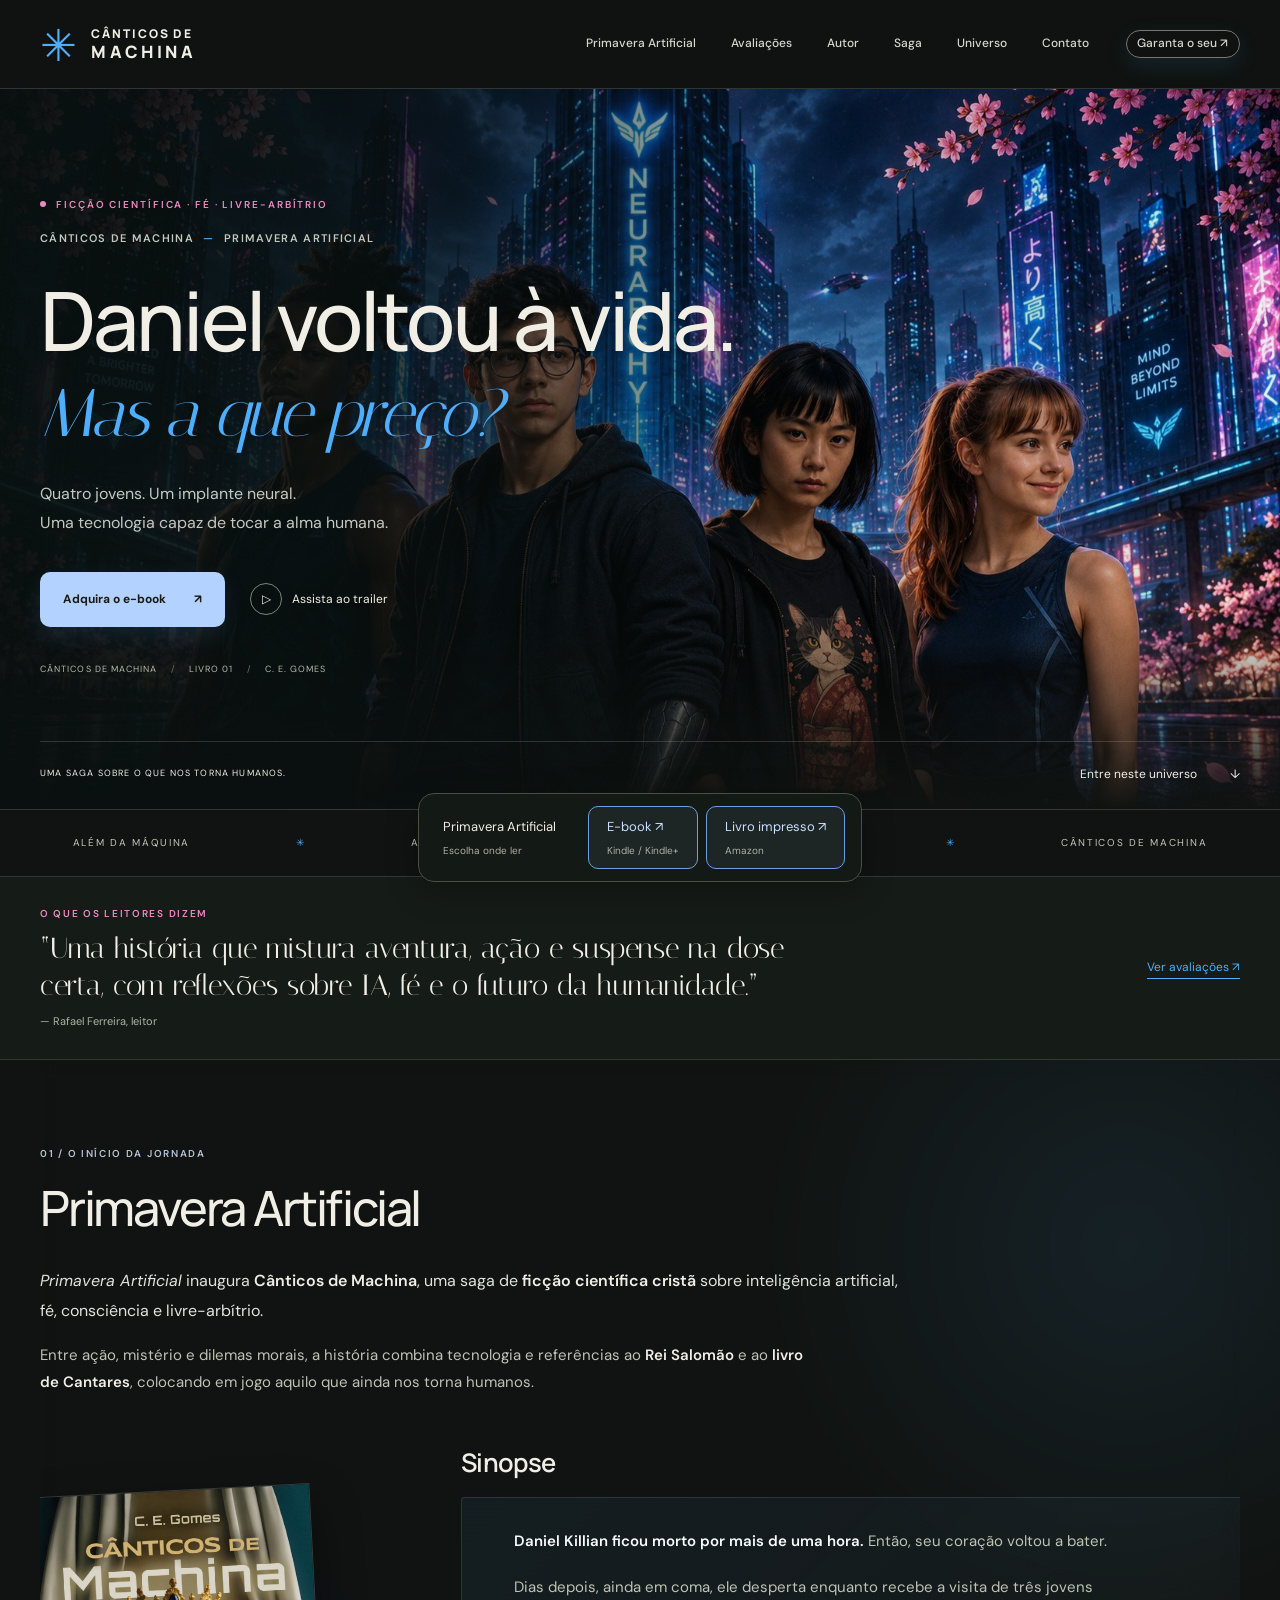
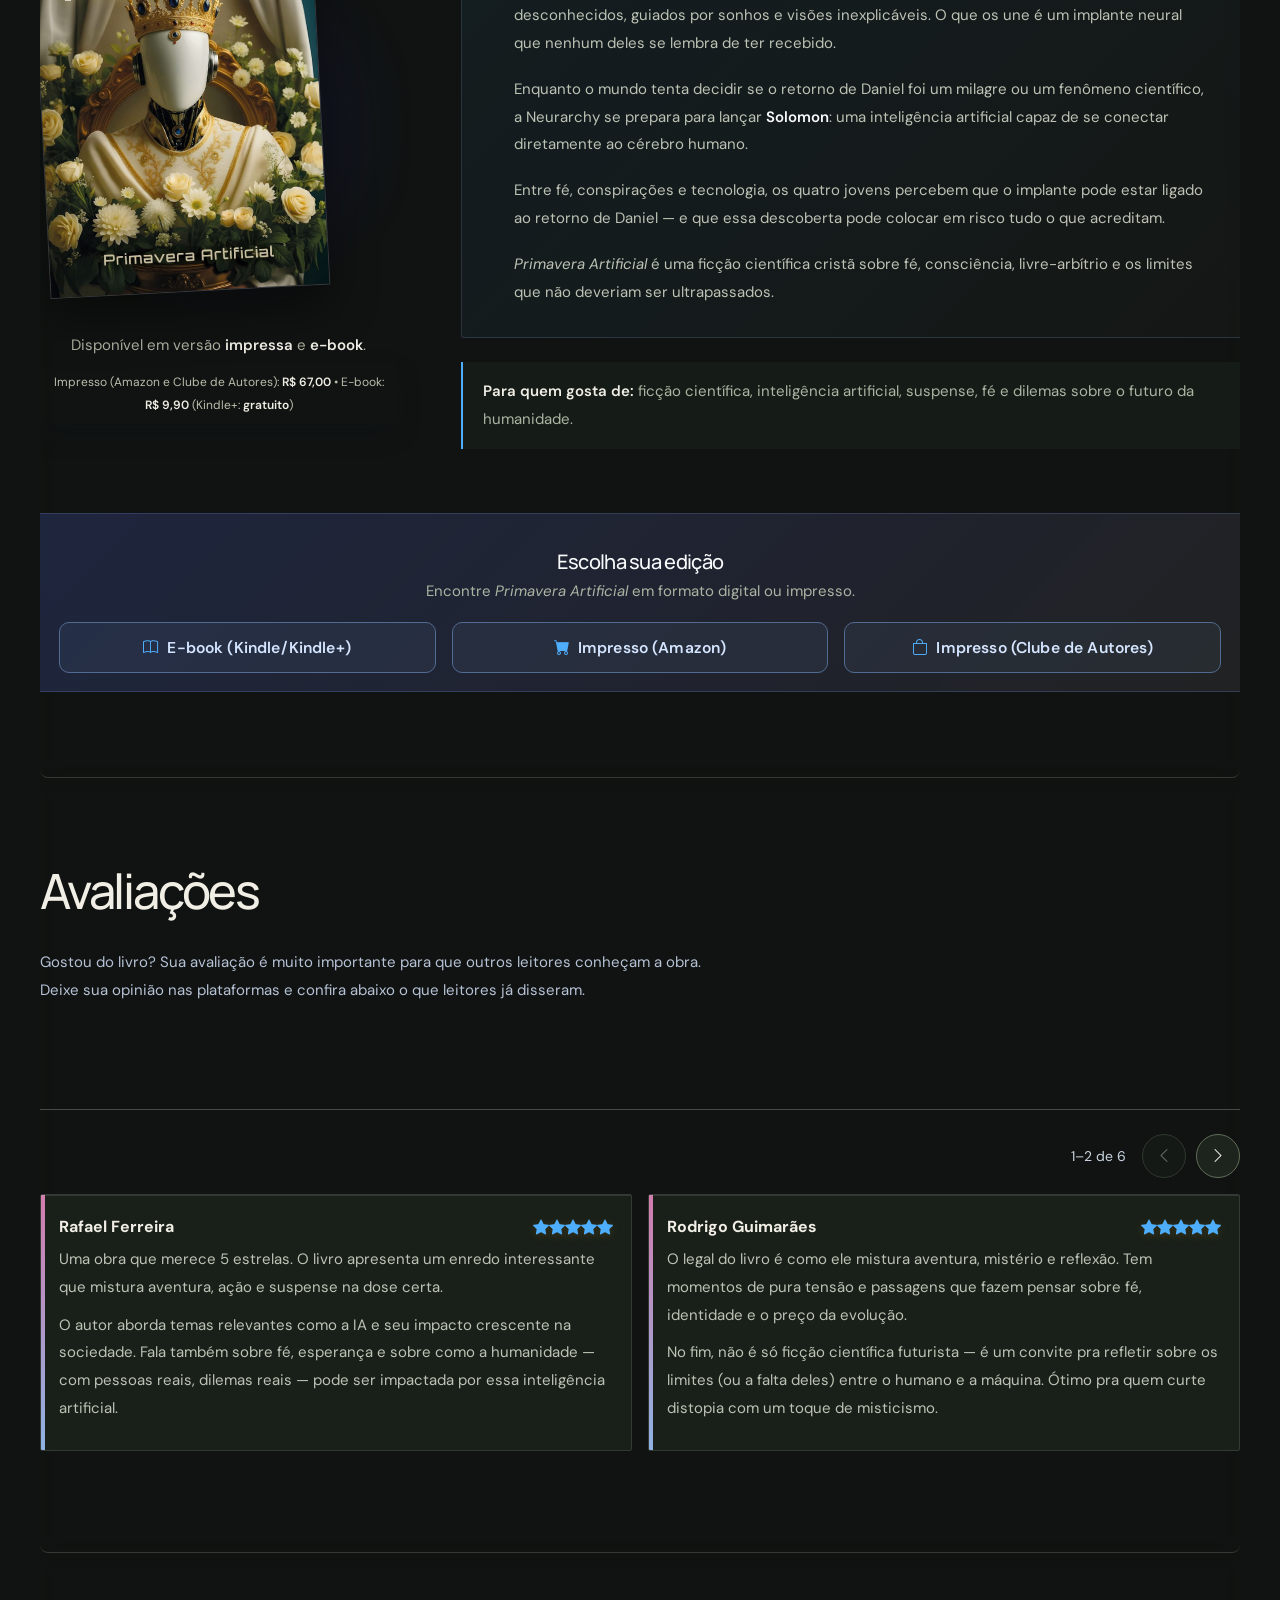
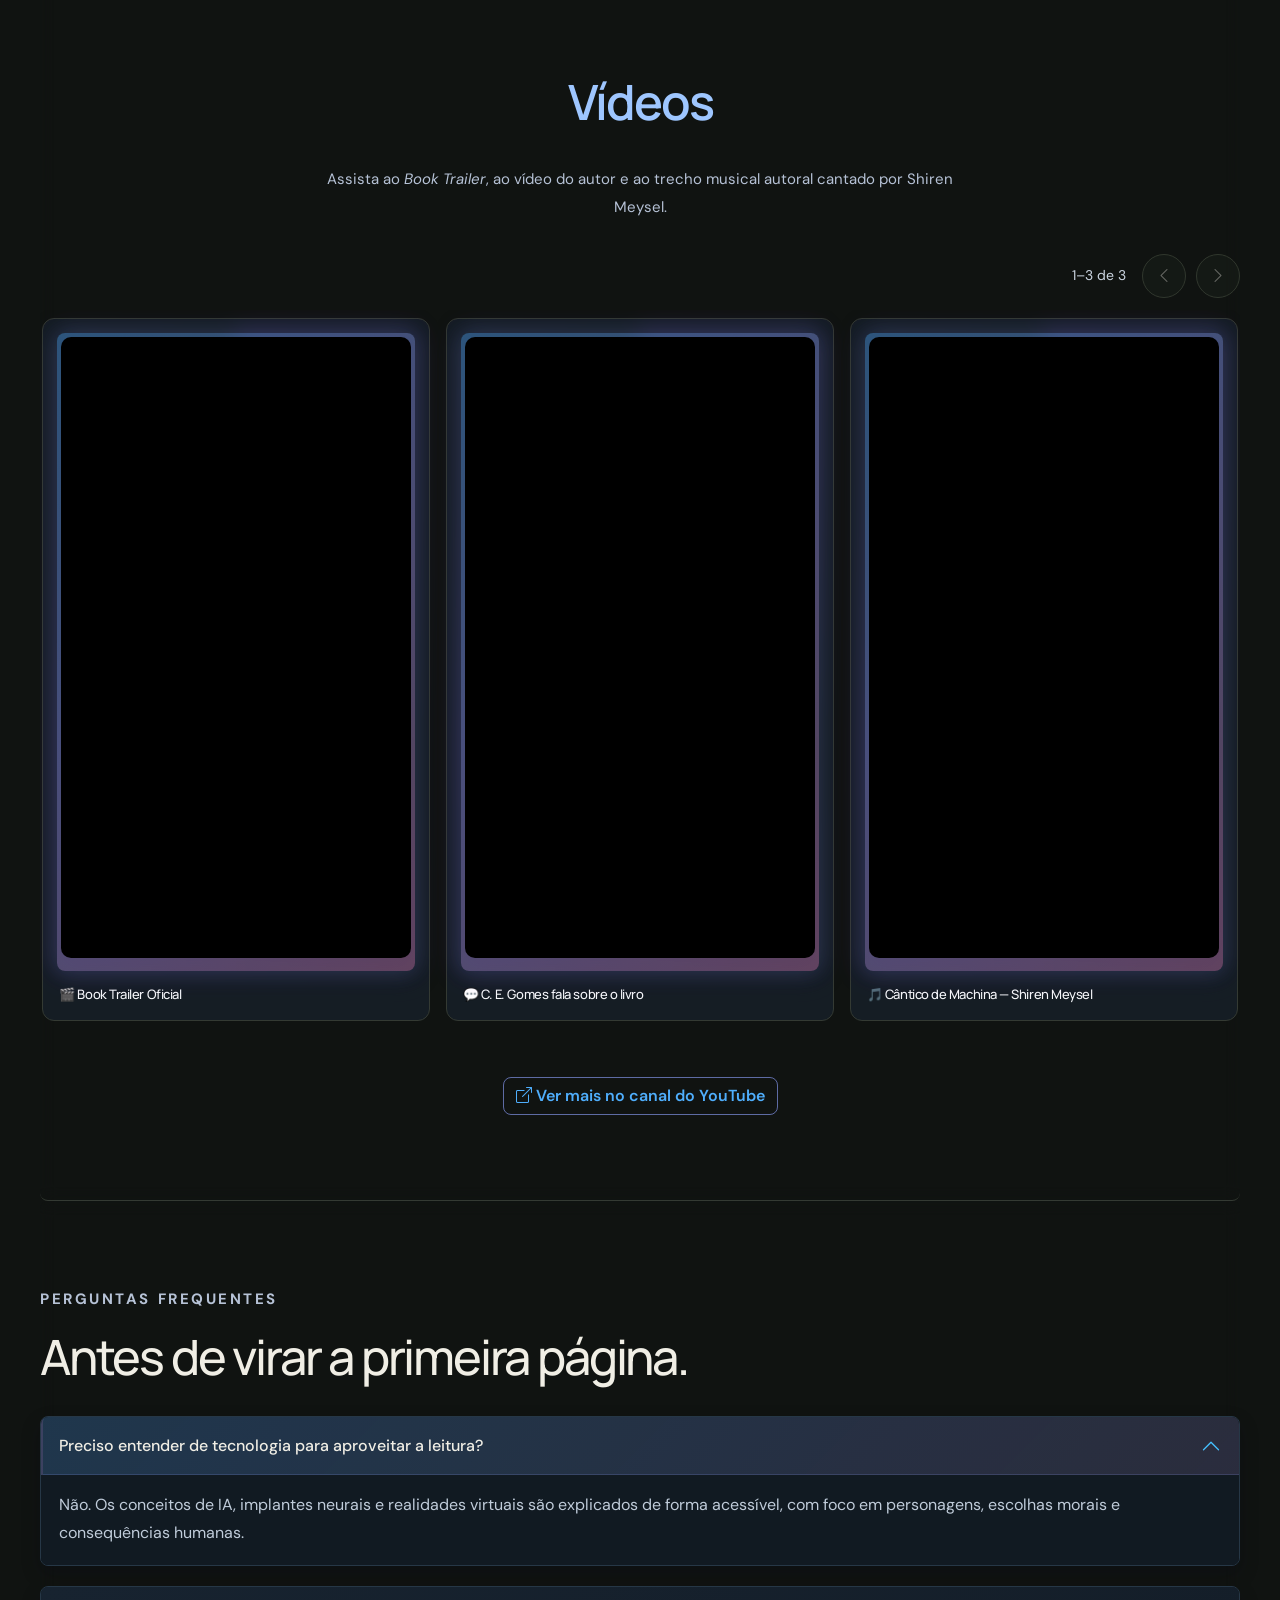
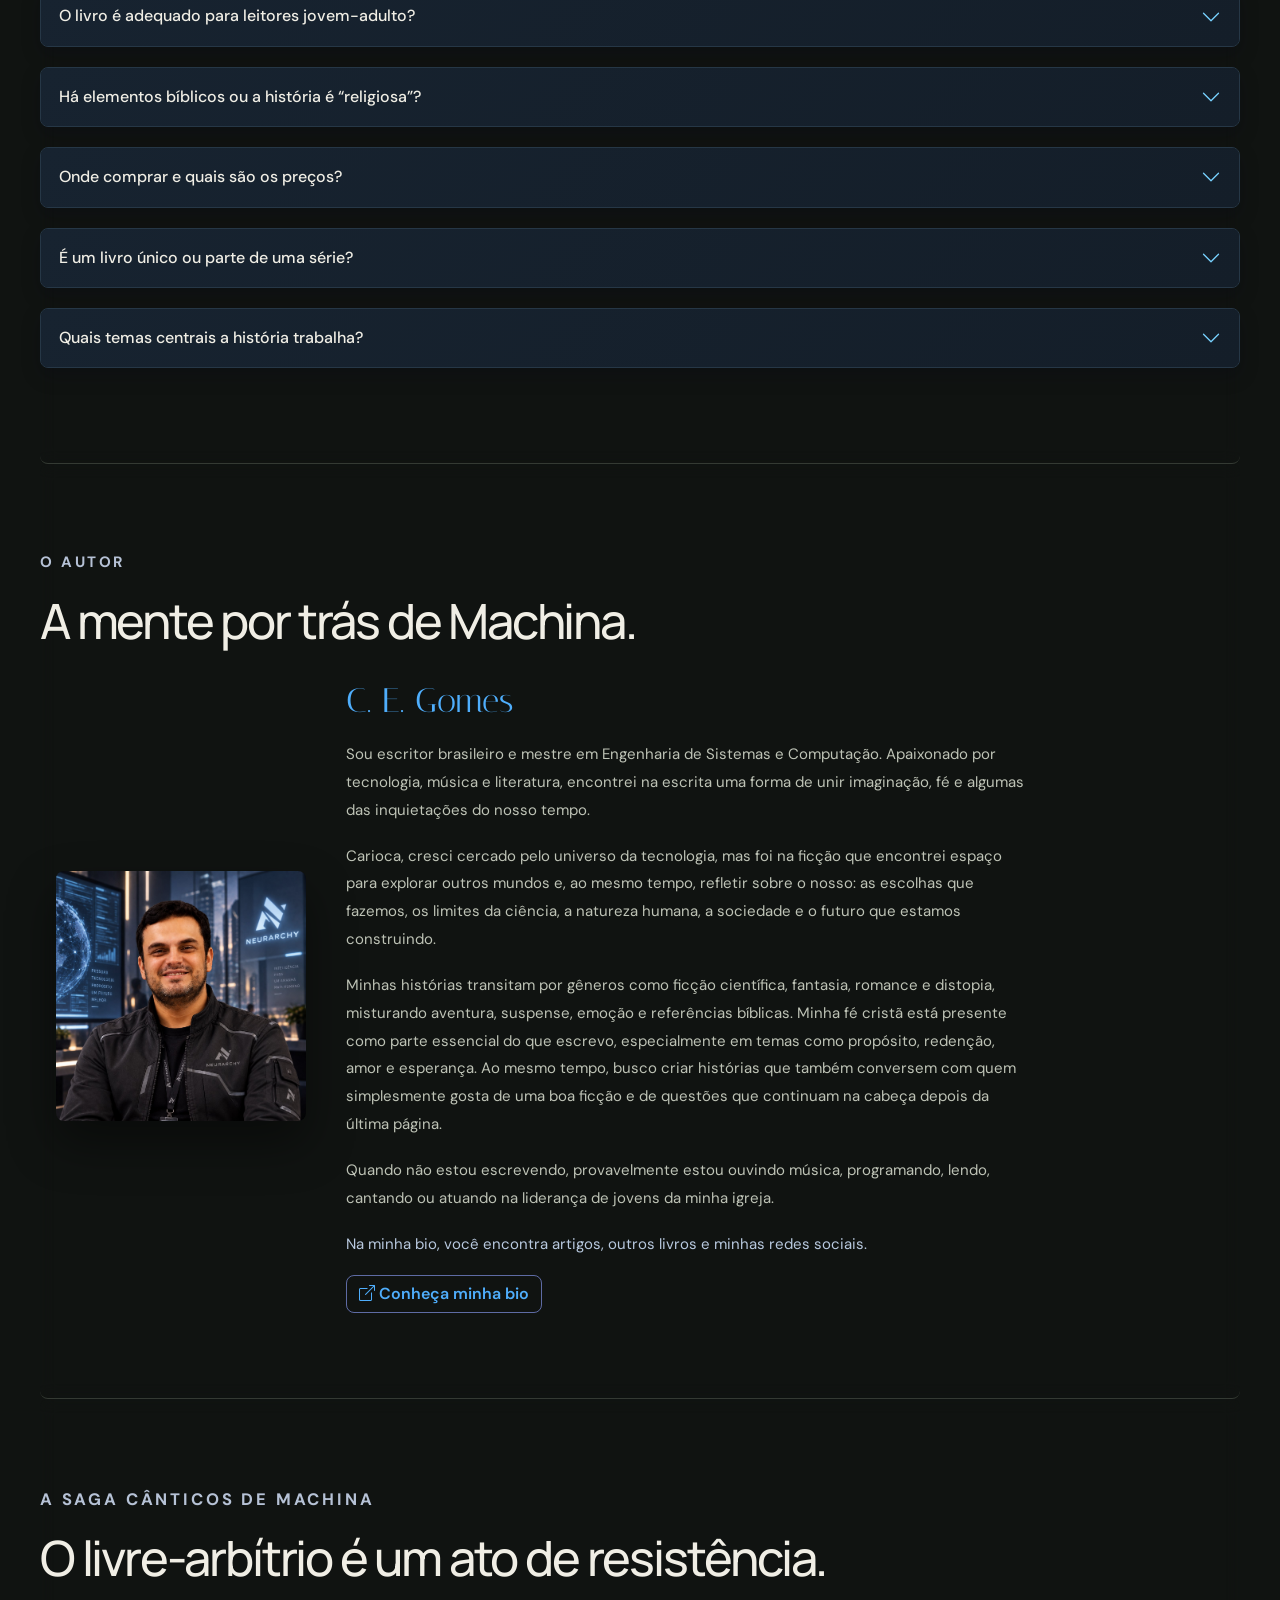
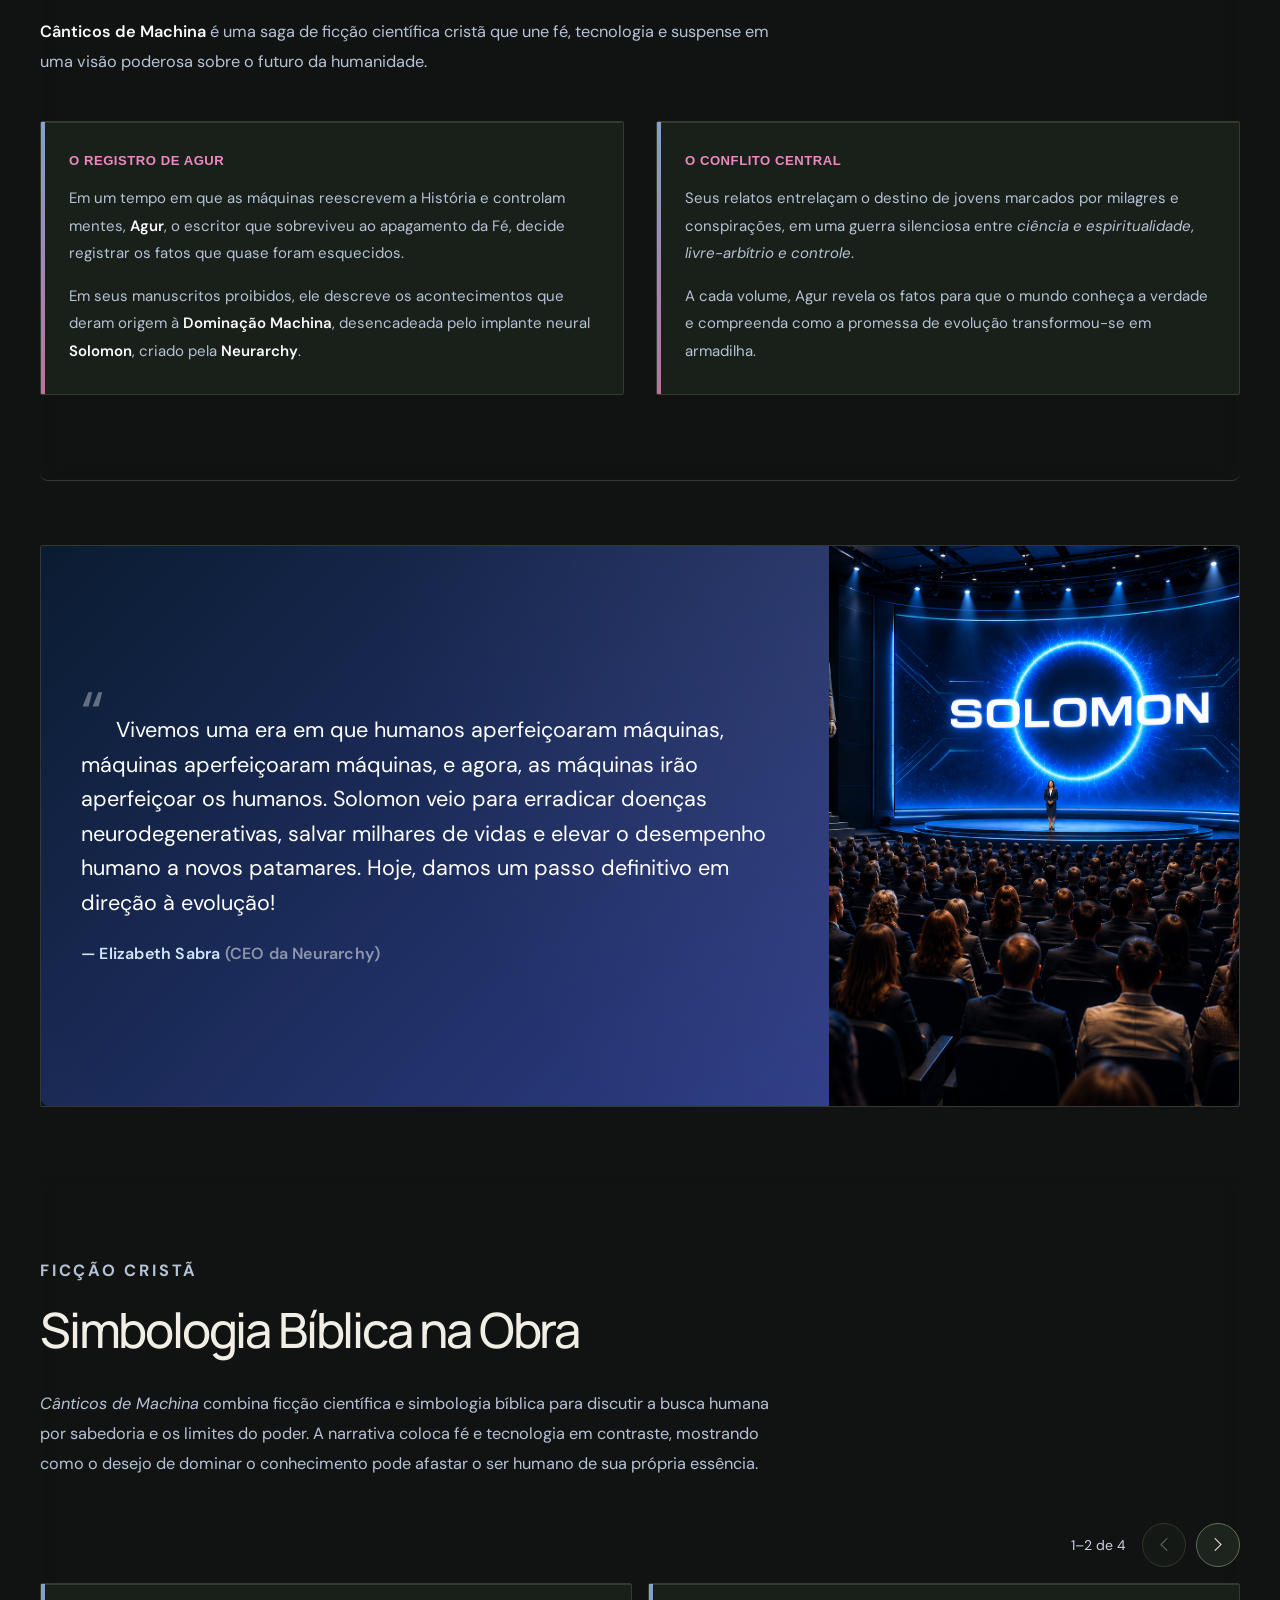
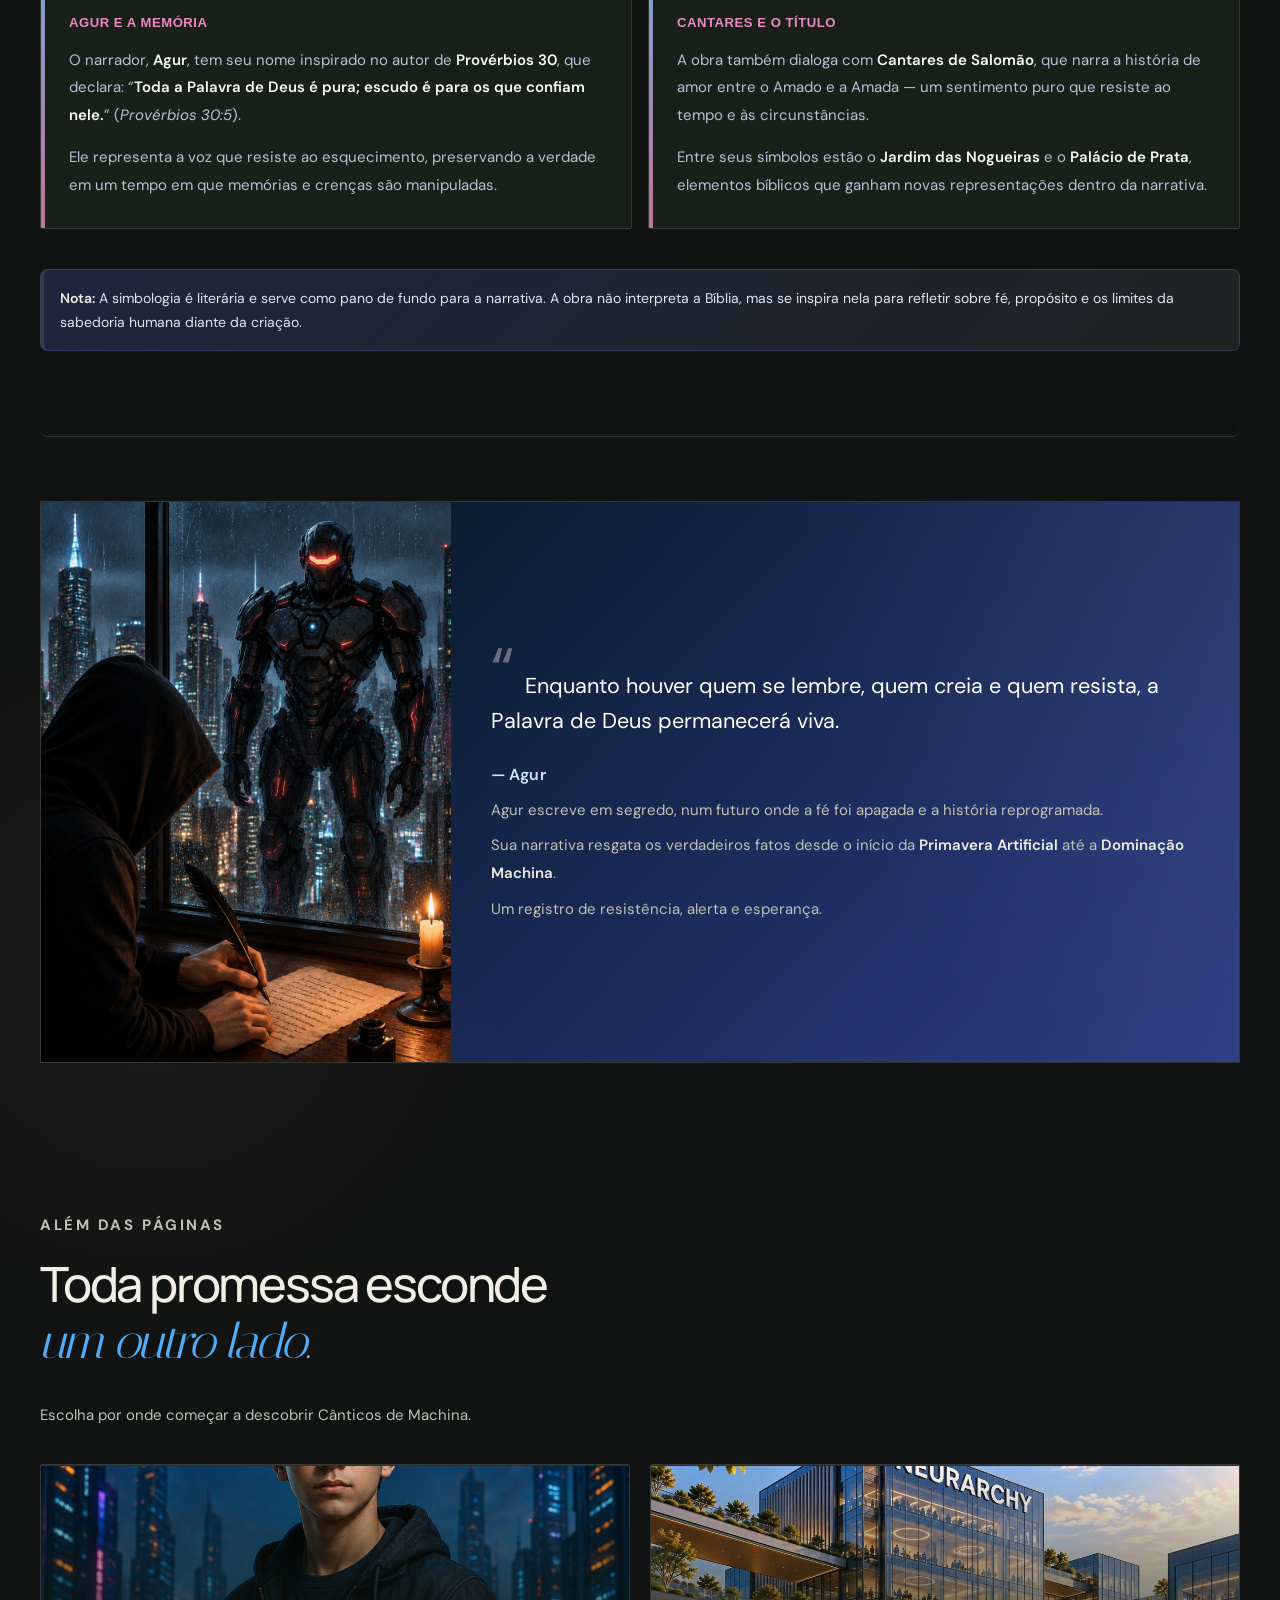
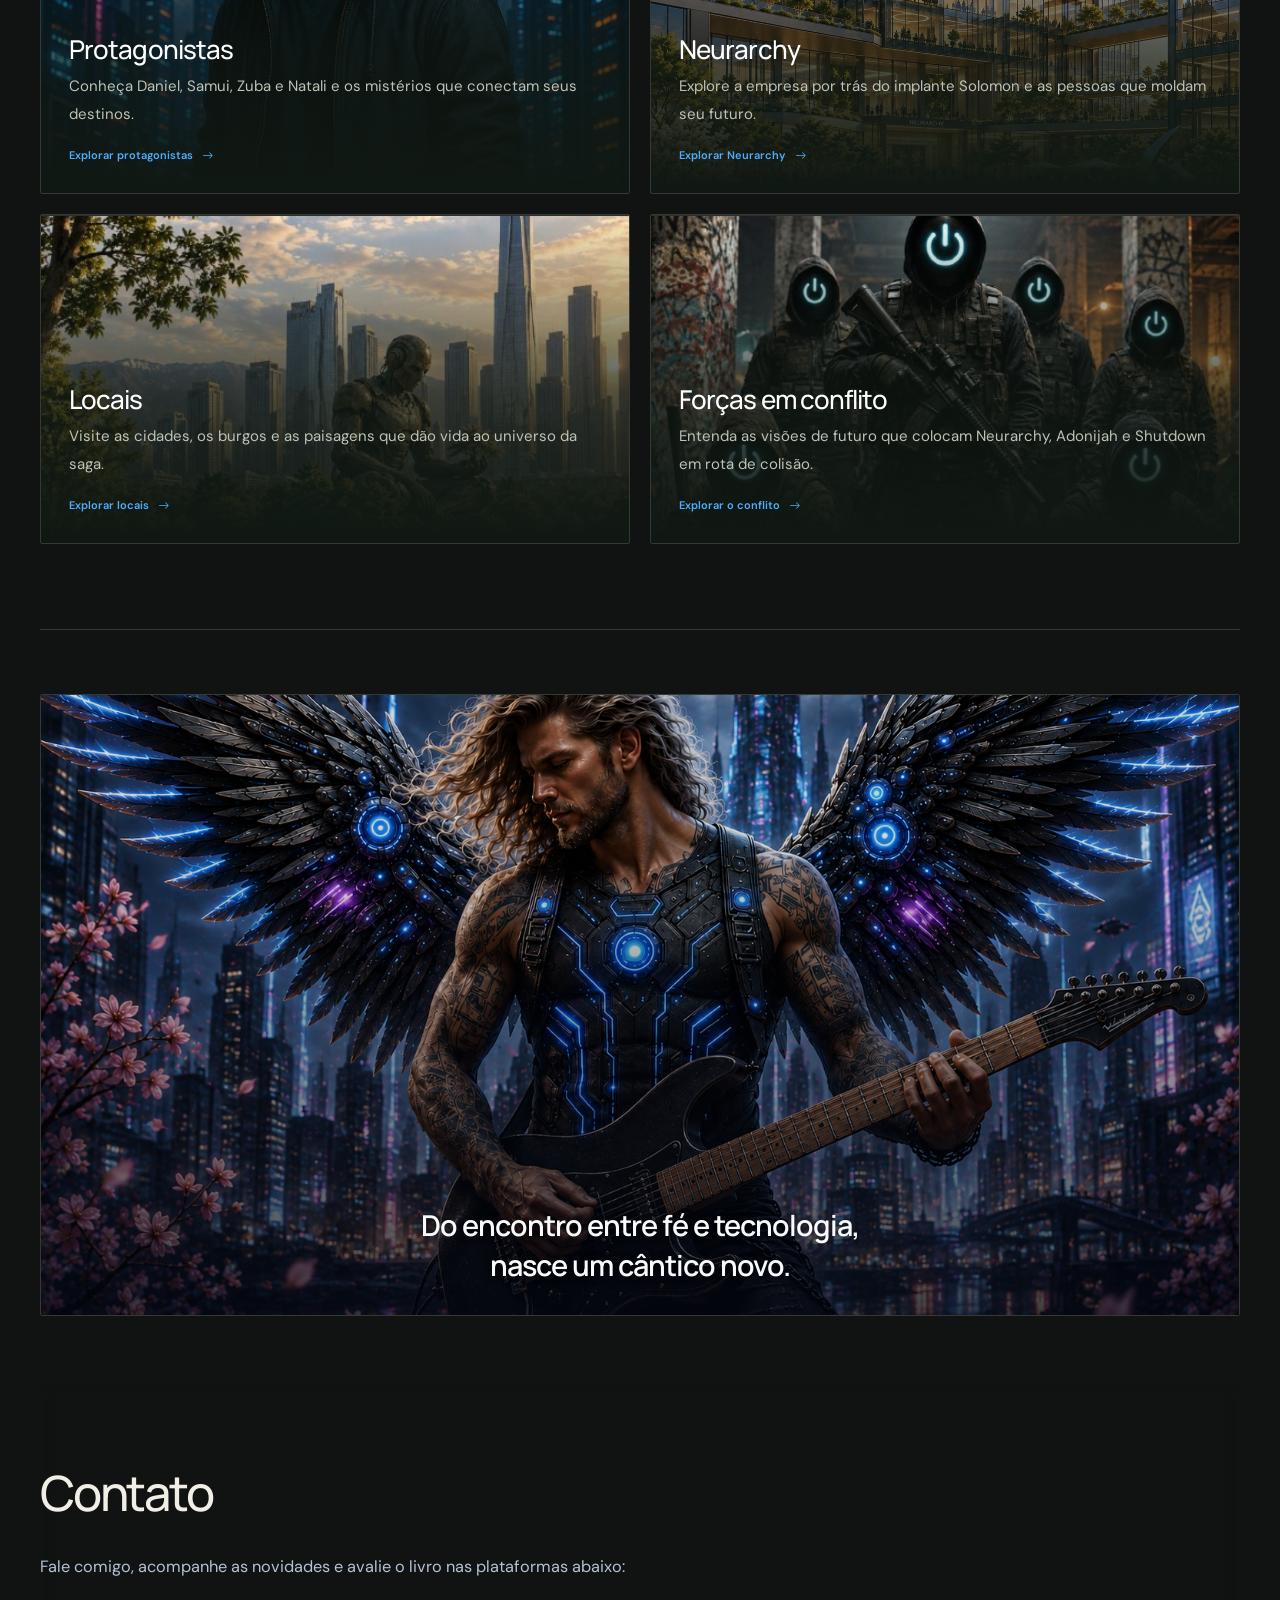
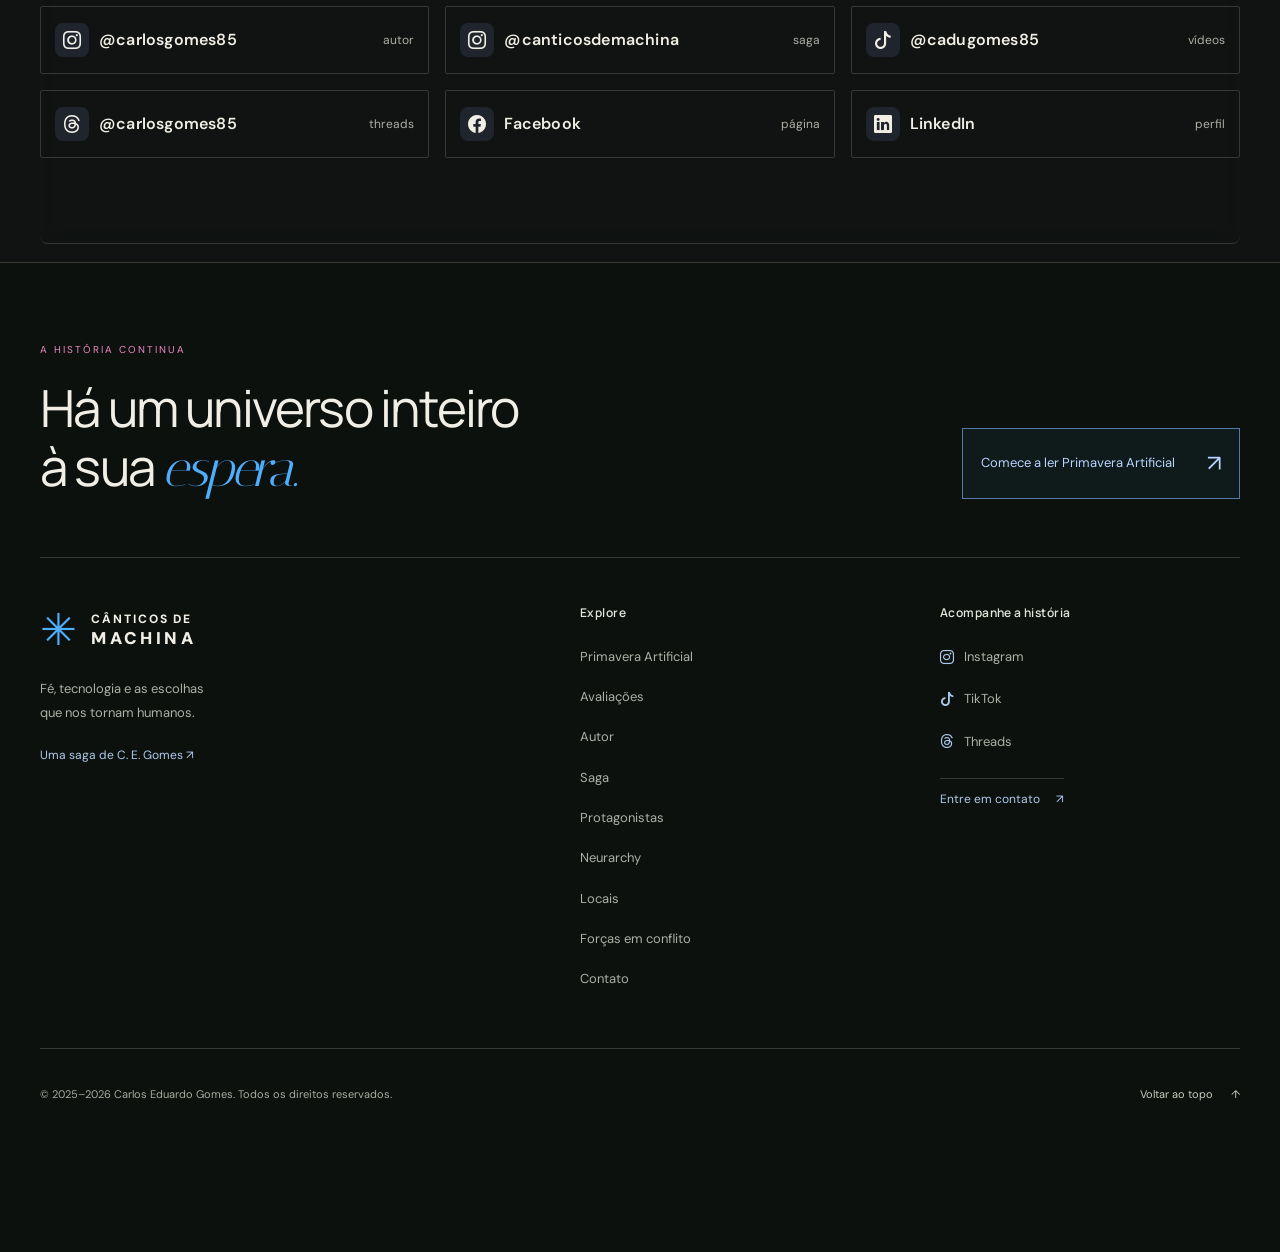
<file: index.html>
<!DOCTYPE html>
<html lang="pt-BR">

<head>
  <!-- Google tag (gtag.js) -->
  <script async src="https://www.googletagmanager.com/gtag/js?id=AW-962271698"></script>
  <script src="./js/analytics.js"></script>

  <meta charset="UTF-8" />
  <meta name="viewport" content="width=device-width, initial-scale=1" />

  <link rel="icon" href="https://www.canticosdemachina.com.br/favicon.ico" type="image/x-icon">
  <link rel="shortcut icon" href="https://www.canticosdemachina.com.br/favicon.ico" type="image/x-icon">

  <title>Cânticos de Machina – Primavera Artificial (Ficção Cristã & Sci-Fi) | C. E. Gomes</title>
  <meta name="description"
    content="Primavera Artificial, livro 1 de Cânticos de Machina: Daniel Killian volta à vida e quatro jovens descobrem a ligação com um implante neural. Ficção científica cristã com IA, suspense e reflexões sobre fé.">
  <!-- Removido meta keywords (Google ignora) -->
  <meta name="author" content="C. E. Gomes" />
  <!-- Robots com políticas de preview para CTR -->
  <meta name="robots" content="index, follow, max-snippet:-1, max-image-preview:large, max-video-preview:-1" />
  <link rel="canonical" href="https://www.canticosdemachina.com.br/">
  <meta name="theme-color" content="#050816">
  <meta name="referrer" content="strict-origin-when-cross-origin">

  <!-- Performance -->
  <link rel="preconnect" href="https://fonts.googleapis.com">
  <link rel="preconnect" href="https://fonts.gstatic.com" crossorigin>
  <link rel="preload" as="image" href="./img/logo-nome.png" />
  <link rel="preload" as="image" href="./img/banner.jpg" />
  <link rel="preload" as="image" href="./img/capa_livro.jpg" />

  <!-- Open Graph -->
  <meta property="og:title" content="Cânticos de Machina – Primavera Artificial">
  <meta property="og:description"
    content="Daniel Killian voltou à vida. Quatro jovens compartilham o mesmo implante neural. Primavera Artificial mistura ficção científica, suspense tecnológico e reflexão espiritual.">
  <meta property="og:image" content="https://www.canticosdemachina.com.br/img/banner.jpg?v=2">
  <meta property="og:image:url" content="https://www.canticosdemachina.com.br/img/banner.jpg?v=2">
  <meta property="og:image:secure_url" content="https://www.canticosdemachina.com.br/img/banner.jpg?v=2">
  <meta property="og:image:alt" content="Os quatro protagonistas diante da cidade futurista da Neurarchy, entre luzes e flores de cerejeira">
  <meta property="og:image:width" content="1698">
  <meta property="og:image:height" content="926">
  <meta property="og:url" content="https://www.canticosdemachina.com.br/">
  <meta property="og:type" content="website">
  <meta property="og:site_name" content="Cânticos de Machina">
  <meta property="og:locale" content="pt_BR">
  <meta property="og:image:type" content="image/jpeg">

  <!-- Twitter -->
  <meta name="twitter:card" content="summary_large_image">
  <meta name="twitter:title" content="Cânticos de Machina — Primavera Artificial">
  <meta name="twitter:description" content="Daniel Killian voltou à vida. Quatro jovens compartilham o mesmo implante neural. Uma ficção científica cristã sobre fé, IA e livre-arbítrio.">
  <meta name="twitter:image" content="https://www.canticosdemachina.com.br/img/banner.jpg?v=2">
  <meta name="twitter:image:alt" content="Os quatro protagonistas diante da cidade futurista da Neurarchy">

  <!-- Bootstrap / Icons / Fonts -->
  <link href="https://cdn.jsdelivr.net/npm/bootstrap@5.3.3/dist/css/bootstrap.min.css" rel="stylesheet" />
  <link href="https://cdn.jsdelivr.net/npm/bootstrap-icons@1.11.3/font/bootstrap-icons.css" rel="stylesheet" />
  <link
    href="https://fonts.googleapis.com/css2?family=DM+Sans:wght@400;500;600;700&family=Manrope:wght@400;500;600;700;800&family=Italiana&display=swap"
    rel="stylesheet" />
  <link rel="stylesheet" href="./css/styles.css" />
  <link rel="stylesheet" href="./css/editorial.css" />

</head>

<body id="topo" data-design="editorial">
  <a class="skip-link" href="#conteudo">Pular para o conteúdo principal</a>

  <div class="bg-pattern" aria-hidden="true"></div>

  <nav class="navbar navbar-expand-lg" role="navigation" aria-label="Principal">
    <div class="container">
      <a class="navbar-brand wordmark" href="./index.html" aria-label="Cânticos de Machina — início"><span class="brand-symbol" aria-hidden="true">✳</span><span>CÂNTICOS DE<span class="brand-bottom">MACHINA</span></span></a>
      <button class="navbar-toggler" type="button" data-bs-toggle="collapse" data-bs-target="#navbarNav"
        aria-controls="navbarNav" aria-expanded="false" aria-label="Alternar navegação">
        <span class="navbar-toggler-icon"></span>
      </button>
      <div class="collapse navbar-collapse justify-content-end" id="navbarNav">
        <ul class="navbar-nav">
          <li class="nav-item"><a class="nav-link" href="#livro">Primavera Artificial</a></li>
          <li class="nav-item"><a class="nav-link" href="#avaliacoes">Avaliações</a></li>
          <li class="nav-item"><a class="nav-link" href="#sobre">Autor</a></li>
          <li class="nav-item"><a class="nav-link" href="#saga">Saga</a></li>

          <li class="nav-item dropdown">
            <a class="nav-link dropdown-toggle" href="#" id="universoDropdown" role="button" data-bs-toggle="dropdown"
              aria-expanded="false">
              Universo
            </a>
            <ul class="dropdown-menu" aria-labelledby="universoDropdown">
              <li><a class="dropdown-item" href="./protagonistas.html">Protagonistas</a></li>
              <li><a class="dropdown-item" href="./neurarchy.html">Neurarchy</a></li>
              <li><a class="dropdown-item" href="./locais.html">Locais</a></li>
              <li><a class="dropdown-item" href="./forcas-em-conflito.html">Forças em conflito</a></li>
            </ul>
          </li>
          <li class="nav-item"><a class="nav-link" href="#contato">Contato</a></li>
          <li class="nav-item"><a class="nav-link nav-buy" href="https://www.amazon.com.br/dp/B0FL1GM5PG" target="_blank" rel="noopener">Garanta o seu ↗</a></li>
        </ul>
      </div>
    </div>
  </nav>




  <!-- Header -->
  <header class="story-hero">
    <img class="hero-art" src="./img/banner.jpg" alt="Os quatro protagonistas diante da cidade futurista da Neurarchy, entre luzes e flores de cerejeira." fetchpriority="high" decoding="async">
    <div class="hero-shade" aria-hidden="true"></div>
    <div class="container hero-layout">
      <div class="hero-copy">
        <p class="eyebrow"><span></span> FICÇÃO CIENTÍFICA · FÉ · LIVRE-ARBÍTRIO</p>
        <p class="hero-book-title">C&Acirc;NTICOS DE MACHINA <span aria-hidden="true">&mdash;</span> PRIMAVERA ARTIFICIAL</p>
        <h1>Daniel voltou à vida.<br><em>Mas a que preço?</em></h1>
        <p class="hero-description">Quatro jovens. Um implante neural. <br>Uma tecnologia capaz de tocar a alma humana.</p>
        <div class="hero-actions"><a class="editorial-button" href="https://www.amazon.com.br/dp/B0FL1GM5PG" target="_blank" rel="noopener">Adquira o e-book <span aria-hidden="true">↗</span></a><a class="text-link" href="#video"><span class="play-symbol" aria-hidden="true">▷</span> Assista ao trailer</a></div>
        <p class="hero-byline">CÂNTICOS DE MACHINA <span>/</span> LIVRO 01 <span>/</span> C. E. GOMES</p>
      </div>
      <div class="hero-bottom"><span>UMA SAGA SOBRE O QUE NOS TORNA HUMANOS.</span><a href="#explore-universo">Entre neste universo <span aria-hidden="true">↓</span></a></div>
    </div>
  </header>
  <div class="theme-strip" aria-hidden="true"><span>ALÉM DA MÁQUINA</span><i>✳</i><span>ALÉM DO VISÍVEL</span><i>✳</i><span>ALÉM DA RAZÃO</span><i>✳</i><span>CÂNTICOS DE MACHINA</span></div>

  <section class="early-social-proof" aria-label="Opinião de leitor">
    <div class="container early-social-proof-inner">
      <div>
        <p class="early-social-proof-kicker">O QUE OS LEITORES DIZEM</p>
        <blockquote>“Uma história que mistura aventura, ação e suspense na dose certa, com reflexões sobre IA, fé e o futuro da humanidade.”</blockquote>
        <cite>— Rafael Ferreira, leitor</cite>
      </div>
      <a class="early-social-proof-link" href="#avaliacoes">Ver avaliações <span aria-hidden="true">↗</span></a>
    </div>
  </section>

  <main id="conteudo" class="container my-5">
    <!-- LIVRO -->
    <section id="livro" class="card-custom" aria-labelledby="titulo-livro">
      <p class="eyebrow">01 / O INÍCIO DA JORNADA</p>
      <h2 id="titulo-livro">
        <i class="bi bi-journal-bookmark-fill" aria-hidden="true"></i> 
        Primavera Artificial
      </h2>
      <div class="book-intro">
<!--           <h4><strong class="text-dark text-opacity-75">Livro 1: Cânticos de Machina — Primavera Artificial</strong></h4>
 -->          <p>
            <em>Primavera Artificial</em> inaugura <strong>Cânticos de Machina</strong>, uma saga de
            <strong>ficção científica cristã</strong> sobre inteligência artificial, fé, consciência e livre-arbítrio.
          </p>
          <p>
            Entre ação, mistério e dilemas morais, a história combina tecnologia e referências ao
            <strong>Rei Salomão</strong> e ao <strong>livro de Cantares</strong>, colocando em jogo aquilo que ainda
            nos torna humanos.
          </p>
      </div>

      <div class="row book-reading-layout align-items-start">
        <div class="col-lg-4 text-center mt-4 mt-lg-0">
          <img src="./img/capa_livro.jpg"
            alt="Capa do livro de ficção cristã Cânticos de Machina – Primavera Artificial"
            class="img-fluid rounded capa-livro mb-3" loading="lazy" decoding="async" />
          <p class="text-secondary small mb-1">Disponível em versão <strong>impressa</strong> e <strong>e-book</strong>.
          </p>
          <p class="price-note mb-0">
            Impresso (Amazon e Clube de Autores): <strong>R$ 67,00</strong> •
            E-book: <strong>R$ 9,90</strong> (Kindle+: <strong>gratuito</strong>)
          </p>
        </div>

        <div class="col-lg-8">
          <div class="synopsis-layout">
            <h5>Sinopse</h5>
            <div class="text-flow synopsis-flow">
              <p><strong>Daniel Killian ficou morto por mais de uma hora.</strong> Então, seu coração voltou a bater.</p>
              <p>Dias depois, ainda em coma, ele desperta enquanto recebe a visita de três jovens desconhecidos, guiados por sonhos e visões inexplicáveis. O que os une é um implante neural que nenhum deles se lembra de ter recebido.</p>
              <p>Enquanto o mundo tenta decidir se o retorno de Daniel foi um milagre ou um fenômeno científico, a Neurarchy se prepara para lançar <strong>Solomon</strong>: uma inteligência artificial capaz de se conectar diretamente ao cérebro humano.</p>
              <p>Entre fé, conspirações e tecnologia, os quatro jovens percebem que o implante pode estar ligado ao retorno de Daniel — e que essa descoberta pode colocar em risco tudo o que acreditam.</p>
              <p><i>Primavera Artificial</i> é uma ficção científica cristã sobre fé, consciência, livre-arbítrio e os limites que não deveriam ser ultrapassados.</p>
            </div>
            <p class="audience-note"><strong>Para quem gosta de:</strong> <span class="text-secondary">ficção científica,
                inteligência artificial, suspense, fé e dilemas sobre o futuro da humanidade.</span></p>
            <!--p><strong>Temas:</strong> <span class="text-secondary">fé, avanços tecnológicos, inteligência artificial,
                implantes cerebrais, realidades virtuais, dilemas éticos e livre arbítrio.</span></p-->
          </div>
        </div>
      </div>
      <div class="row align-items-center p-2">
        <div class="col-12 mt-4 mt-lg-0" role="group" aria-label="Links de compra">
          <h3 class="h5 text-center mb-1">Escolha sua edição</h3>
          <p class="text-center text-secondary mb-3 mx-auto">Encontre <em>Primavera Artificial</em> em formato digital ou impresso.</p>

          <div class="row row-cols-1 row-cols-md-3 g-2 g-md-3 justify-content-center">
            <div class="col d-grid">
              <a href="https://www.amazon.com.br/dp/B0FL1GM5PG" target="_blank" rel="noopener"
                class="btn btn-primary w-100 d-flex align-items-center justify-content-center text-break">
                <i class="bi bi-book me-2" aria-hidden="true"></i> E-book (Kindle/Kindle+)
              </a>
            </div>

            <div class="col d-grid">
              <a href="https://www.amazon.com.br/dp/6552783329" target="_blank" rel="noopener"
                class="btn btn-primary w-100 d-flex align-items-center justify-content-center text-break">
                <i class="bi bi-cart-fill me-2" aria-hidden="true"></i> Impresso (Amazon)
              </a>
            </div>

            <div class="col d-grid">
              <a href="https://clubedeautores.com.br/livro/canticos-de-machina" target="_blank" rel="noopener"
                class="btn btn-primary w-100 d-flex align-items-center justify-content-center text-break">
                <i class="bi bi-bag me-2" aria-hidden="true"></i> Impresso (Clube de Autores)
              </a>
            </div>

          </div>

        </div>
      </div>

    </section>

    <!-- SEÇÃO DE VÍDEOS -->
    <section id="video" class="card-custom" aria-labelledby="titulo-video">
      <h2 id="titulo-video" class="mb-1 text-center fade-in">
        <i class="bi bi-play-btn-fill" aria-hidden="true"></i>
        <span class="video-title">Vídeos</span>
      </h2>
      <p class="video-subtitle text-center fade-in">
        Assista ao <em>Book Trailer</em>, ao vídeo do autor e ao trecho musical autoral cantado por Shiren Meysel.
      </p>

      <div class="card-carousel-controls" data-carousel-controls="video-cards" hidden>
        <span class="card-carousel-status" aria-live="polite" aria-atomic="true"></span>
        <button class="card-carousel-button" type="button" data-direction="-1" aria-controls="video-cards" aria-label="Vídeos anteriores"><i class="bi bi-chevron-left" aria-hidden="true"></i></button>
        <button class="card-carousel-button" type="button" data-direction="1" aria-controls="video-cards" aria-label="Próximos vídeos"><i class="bi bi-chevron-right" aria-hidden="true"></i></button>
      </div>
      <div id="video-cards" class="card-carousel" tabindex="0" role="region" aria-label="Vídeos de Cânticos de Machina" aria-roledescription="carrossel">
        <!-- Book Trailer -->
        <div class="video-item" aria-label="Book Trailer de Cânticos de Machina">
          <div class="short-embed">
            <iframe src="https://www.youtube-nocookie.com/embed/JS2PrdXC4qI?rel=0&modestbranding=1&playsinline=1"
              title="Book Trailer – Cânticos de Machina" loading="lazy"
              allow="accelerometer; autoplay; clipboard-write; encrypted-media; gyroscope; picture-in-picture; web-share"
              allowfullscreen aria-describedby="video-book-trailer-description"></iframe>
          </div>
          <h3 class="video-caption">🎬 Book Trailer Oficial</h3>
          <p id="video-book-trailer-description" class="visually-hidden">Book trailer oficial do livro Cânticos de Machina — Primavera Artificial.</p>
        </div>

        <!-- Vídeo do autor -->
        <div class="video-item" aria-label="Autor C. E. Gomes falando sobre o livro">
          <div class="short-embed">
            <iframe src="https://www.youtube-nocookie.com/embed/JsjFpKgdNR0?rel=0&modestbranding=1&playsinline=1"
              title="C. E. Gomes fala sobre Cânticos de Machina" loading="lazy"
              allow="accelerometer; autoplay; clipboard-write; encrypted-media; gyroscope; picture-in-picture; web-share"
              allowfullscreen aria-describedby="video-author-description"></iframe>
          </div>
          <h3 class="video-caption">💬 C. E. Gomes fala sobre o livro</h3>
          <p id="video-author-description" class="visually-hidden">C. E. Gomes apresenta o livro Cânticos de Machina — Primavera Artificial.</p>
        </div>

        <!-- Cântico de Machina -->
        <div class="video-item" aria-label="Trecho da música autoral Cântico de Machina cantada por Shiren Meysel">
          <div class="short-embed">
            <iframe src="https://www.youtube-nocookie.com/embed/n7H7A0oV92I?rel=0&modestbranding=1&playsinline=1"
              title="Cântico de Machina cantado por Shiren Meysel" loading="lazy"
              allow="accelerometer; autoplay; clipboard-write; encrypted-media; gyroscope; picture-in-picture; web-share"
              allowfullscreen aria-describedby="video-song-description"></iframe>
          </div>
          <h3 class="video-caption">🎵 Cântico de Machina — Shiren Meysel</h3>
          <p id="video-song-description" class="visually-hidden">Trecho da música autoral Cântico de Machina, cantada por Shiren Meysel.</p>
        </div>
      </div>

      <div class="text-center mt-4 fade-in">
        <a class="btn btn-outline-primary" href="https://www.youtube.com/@carlosgomes85" target="_blank" rel="noopener">
          <i class="bi bi-box-arrow-up-right" aria-hidden="true"></i> Ver mais no canal do YouTube
        </a>
      </div>
    </section>

    <section id="citacao" class="card-custom d-none" aria-labelledby="titulo-citacao">

      <h2 id="titulo-citacao"><i class="bi bi-chat-left-quote-fill" aria-hidden="true"></i> Citações</h2>

      <figure class="quote-hero">
        <blockquote class="mb-2">
          <span class="quote-mark" aria-hidden="true">“</span>
          Vivemos uma era em que humanos aperfeiçoaram máquinas, máquinas aperfeiçoaram máquinas, e agora, as máquinas
          irão aperfeiçoar os humanos.
          Solomon veio para erradicar doenças neurodegenerativas, salvar milhares de vidas e elevar o desempenho humano
          a novos patamares.
          Hoje, damos um passo definitivo em direção à evolução!
        </blockquote>
        <figcaption class="who">— Elizabeth Sabra <span class="text-white-50">(CEO da Neurarchy)</span></figcaption>
      </figure>


      <figure class="quote-hero">
        <blockquote class="mb-2">
          <span class="quote-mark" aria-hidden="true">“</span>
          Enquanto houver quem se lembre, quem creia e quem resista, a Palavra de Deus permanecerá viva.
        </blockquote>
        <figcaption class="who">— Agur</figcaption>
      </figure>


      <figure class="quote-hero">
        <blockquote class="mb-2">
          <span class="quote-mark" aria-hidden="true">“</span>
          Eu anseio por uma Humanidade com a mente livre, mas muitos rejeitam essa liberdade, preferindo a falsa
          segurança oferecida por manipuladores. Não enxergam o perigo que está bem diante de seus olhos. Por isso, é
          meu dever expor essa ameaça, mesmo que isso exija alguns sacrifícios em nome de um bem maior.
        </blockquote>
        <figcaption class="who">— Adonijah</figcaption>
      </figure>

    </section>

    <section id="avaliacoes" class="card-custom" aria-labelledby="titulo-avaliacoes" itemscope
      itemtype="https://schema.org/ItemList">
      <h2 id="titulo-avaliacoes"><i class="bi bi-star-fill" aria-hidden="true"></i> Avaliações</h2>
      <p>
        Gostou do livro? Sua avaliação é muito importante para que outros leitores conheçam a obra.
        Deixe sua opinião nas plataformas e confira abaixo o que leitores já disseram.
      </p>
      <!-- CTA plataformas -->
      <div class="row row-cols-2 row-cols-lg-3 row-cols-xl-4 g-2 g-md-3 mt-3" role="group"
        aria-label="Plataformas para avaliar">
        <div class="col d-grid">
          <a href="https://www.amazon.com.br/dp/B0FL1GM5PG" target="_blank" rel="noopener"
            class="btn btn-primary w-100 d-flex align-items-center justify-content-center gap-2 py-3">
            <span>Amazon (E-book)</span>
          </a>
        </div>

        <div class="col d-grid">
          <a href="https://www.amazon.com.br/dp/6552783329" target="_blank" rel="noopener"
            class="btn btn-primary w-100 d-flex align-items-center justify-content-center gap-2 py-3">
            <span>Amazon (físico)</span>
          </a>
        </div>

        <div class="col d-grid">
          <a href="https://clubedeautores.com.br/livro/canticos-de-machina" target="_blank" rel="noopener"
            class="btn btn-primary w-100 d-flex align-items-center justify-content-center gap-2 py-3">
            <span>Clube de Autores</span>
          </a>
        </div>

        <div class="col d-grid">
          <a href="https://www.skoob.com.br/canticos-de-machina-primavera-artificial-122595444ed122598175.html"
            target="_blank" rel="noopener"
            class="btn btn-primary w-100 d-flex align-items-center justify-content-center gap-2 py-3">
            <span>Skoob</span>
          </a>
        </div>

        <!--div class="col d-grid">
          <a href="https://www.goodreads.com/book/show/239675050-c-nticos-de-machina" target="_blank" rel="noopener"
            class="btn btn-primary w-100 d-flex align-items-center justify-content-center gap-2 py-3">
            <span>Goodreads</span>
          </a>
        </div-->
      </div>


      <hr class="my-4" />

      <!-- Lista de reviews -->
      <div class="card-carousel-controls" data-carousel-controls="avaliacoes-cards" hidden>
        <span class="card-carousel-status" aria-live="polite" aria-atomic="true"></span>
        <button class="card-carousel-button" type="button" data-direction="-1" aria-controls="avaliacoes-cards" aria-label="Avaliações dos leitores: cards anteriores"><i class="bi bi-chevron-left" aria-hidden="true"></i></button>
        <button class="card-carousel-button" type="button" data-direction="1" aria-controls="avaliacoes-cards" aria-label="Avaliações dos leitores: próximos cards"><i class="bi bi-chevron-right" aria-hidden="true"></i></button>
      </div>
      <div id="avaliacoes-cards" class="card-carousel" tabindex="0" role="region" aria-label="Avaliações dos leitores" aria-roledescription="carrossel" itemprop="itemListElement">
        <!-- Rafael Ferreira -->
        <article class="col" itemscope itemtype="https://schema.org/Review">
          <div class="review-card h-100">
            <div class="d-flex align-items-center justify-content-between mb-1">
              <div class="name" itemprop="author" itemscope itemtype="https://schema.org/Person">
                <span itemprop="name">Rafael Ferreira</span>
              </div>
              <div class="stars" aria-label="5 de 5 estrelas">
                <i class="bi bi-star-fill"></i><i class="bi bi-star-fill"></i><i class="bi bi-star-fill"></i><i
                  class="bi bi-star-fill"></i><i class="bi bi-star-fill"></i>
              </div>
            </div>
            <meta itemprop="reviewRating" itemscope itemtype="https://schema.org/Rating">
            <meta itemprop="ratingValue" content="5">
            <div itemprop="reviewBody">
              <p>Uma obra que merece 5 estrelas. O livro apresenta um enredo interessante que mistura aventura, ação e
                suspense na dose certa.</p>
              <p>O autor aborda temas relevantes como a IA e seu impacto crescente na sociedade. Fala também sobre fé,
                esperança e sobre como a humanidade — com pessoas reais, dilemas reais — pode ser impactada por essa
                inteligência artificial.</p>
            </div>
          </div>
        </article>

        <!-- Rodrigo Guimarães -->
        <article class="col" itemscope itemtype="https://schema.org/Review">
          <div class="review-card h-100">
            <div class="d-flex align-items-center justify-content-between mb-1">
              <div class="name" itemprop="author" itemscope itemtype="https://schema.org/Person">
                <span itemprop="name">Rodrigo Guimarães</span>
              </div>
              <div class="stars" aria-label="5 de 5 estrelas">
                <i class="bi bi-star-fill"></i><i class="bi bi-star-fill"></i><i class="bi bi-star-fill"></i><i
                  class="bi bi-star-fill"></i><i class="bi bi-star-fill"></i>
              </div>
            </div>
            <meta itemprop="reviewRating" itemscope itemtype="https://schema.org/Rating">
            <meta itemprop="ratingValue" content="5">
            <div itemprop="reviewBody">
              <p>O legal do livro é como ele mistura aventura, mistério e reflexão. Tem momentos de pura tensão e
                passagens que fazem pensar sobre fé, identidade e o preço da evolução.</p>
              <p>No fim, não é só ficção científica futurista — é um convite pra refletir sobre os limites (ou a falta
                deles) entre o humano e a máquina. Ótimo pra quem curte distopia com um toque de misticismo.</p>
            </div>
          </div>
        </article>

        <!-- Rafael Araújo -->
        <article class="col" itemscope itemtype="https://schema.org/Review">
          <div class="review-card h-100">
            <div class="d-flex align-items-center justify-content-between mb-1">
              <div class="name" itemprop="author" itemscope itemtype="https://schema.org/Person">
                <span itemprop="name">Rafael Araújo</span>
              </div>
              <div class="stars" aria-label="5 de 5 estrelas">
                <i class="bi bi-star-fill"></i><i class="bi bi-star-fill"></i><i class="bi bi-star-fill"></i><i
                  class="bi bi-star-fill"></i><i class="bi bi-star-fill"></i>
              </div>
            </div>
            <meta itemprop="reviewRating" itemscope itemtype="https://schema.org/Rating">
            <meta itemprop="ratingValue" content="5">
            <div itemprop="reviewBody">
              <p>Experiência diferente: mistura ficção científica com reflexões cristãs de forma especial.</p>
              <p>A cada capítulo há tecnologia e futuro, mas também mensagens sobre fé, propósito e a caminhada com
                Deus. Leitura que prende, faz pensar e edifica.</p>
            </div>
          </div>
        </article>

        <!-- Wagner Ventura -->
        <article class="col" itemscope itemtype="https://schema.org/Review">
          <div class="review-card h-100">
            <div class="d-flex align-items-center justify-content-between mb-1">
              <div class="name" itemprop="author" itemscope itemtype="https://schema.org/Person">
                <span itemprop="name">Wagner Ventura</span>
              </div>
              <div class="stars" aria-label="5 de 5 estrelas">
                <i class="bi bi-star-fill"></i><i class="bi bi-star-fill"></i><i class="bi bi-star-fill"></i><i
                  class="bi bi-star-fill"></i><i class="bi bi-star-fill"></i>
              </div>
            </div>
            <meta itemprop="reviewRating" itemscope itemtype="https://schema.org/Rating">
            <meta itemprop="ratingValue" content="5">
            <div itemprop="reviewBody">
              <p>Leitura obrigatória pra quem curte distopia, ficção científica, tecnologia, IA e religião — tudo numa
                trama envolvente com reflexões atuais sobre como a tecnologia influencia nossas vidas e espiritualidade.
                Valeu muito!</p>
            </div>
          </div>
        </article>

        <!-- Juliana Magna -->
        <article class="col" itemscope itemtype="https://schema.org/Review">
          <div class="review-card h-100">
            <div class="d-flex align-items-center justify-content-between mb-1">
              <div class="name" itemprop="author" itemscope itemtype="https://schema.org/Person">
                <span itemprop="name">Juliana Magna</span>
              </div>
              <div class="stars" aria-label="5 de 5 estrelas">
                <i class="bi bi-star-fill"></i><i class="bi bi-star-fill"></i><i class="bi bi-star-fill"></i><i
                  class="bi bi-star-fill"></i><i class="bi bi-star-fill"></i>
              </div>
            </div>
            <meta itemprop="reviewRating" itemscope itemtype="https://schema.org/Rating">
            <meta itemprop="ratingValue" content="5">
            <div itemprop="reviewBody">
              <p>Ótimo livro! Trama muito bem elaborada, com poder de envolver o leitor desde as primeiras páginas.</p>
            </div>
          </div>
        </article>

        <!-- Sonia Moreira -->
        <article class="col" itemscope itemtype="https://schema.org/Review">
          <div class="review-card h-100">
            <div class="d-flex align-items-center justify-content-between mb-1">
              <div class="name" itemprop="author" itemscope itemtype="https://schema.org/Person">
                <span itemprop="name">Sonia Moreira</span>
              </div>
              <div class="stars" aria-label="5 de 5 estrelas">
                <i class="bi bi-star-fill"></i><i class="bi bi-star-fill"></i><i class="bi bi-star-fill"></i><i
                  class="bi bi-star-fill"></i><i class="bi bi-star-fill"></i>
              </div>
            </div>
            <meta itemprop="reviewRating" itemscope itemtype="https://schema.org/Rating">
            <meta itemprop="ratingValue" content="5">
            <div itemprop="reviewBody">
              <p>Trama envolvente e bem elaborada. O livro traz a emoção da ficção e reflexões importantes para a vida
                atual. Leitura agradável e construtiva!</p>
            </div>
          </div>
        </article>
      </div>
    </section>


    <section id="saga" class="card-custom" aria-labelledby="titulo-saga">
      <p class="universe-eyebrow">A saga Cânticos de Machina</p>
      <h2 id="titulo-saga"><i class="bi bi-collection" aria-hidden="true"></i> O livre-arbítrio é um ato de resistência.</h2>
      <p class="section-lead"><strong>Cânticos de Machina</strong> é uma saga de ficção científica cristã que une fé,
        tecnologia e suspense em uma visão poderosa sobre o futuro da humanidade.</p>

      <div class="reading-grid reading-grid--two">
        <article class="reading-card">
          <span class="reading-kicker">O registro de Agur</span>
          <p>Em um tempo em que as máquinas reescrevem a História e controlam mentes, <strong>Agur</strong>, o escritor
            que sobreviveu ao apagamento da Fé, decide registrar os fatos que quase foram esquecidos.</p>
          <p>Em seus manuscritos proibidos, ele descreve os acontecimentos que deram origem à <strong>Dominação
              Machina</strong>, desencadeada pelo implante neural <strong>Solomon</strong>, criado pela
            <strong>Neurarchy</strong>.</p>
        </article>

        <article class="reading-card">
          <span class="reading-kicker">O conflito central</span>
          <p>Seus relatos entrelaçam o destino de jovens marcados por milagres e conspirações, em uma guerra silenciosa
            entre <em>ciência e espiritualidade</em>, <em>livre-arbítrio e controle</em>.</p>
          <p>A cada volume, Agur revela os fatos para que o mundo conheça a verdade e compreenda como a promessa de
            evolução transformou-se em armadilha.</p>
        </article>
      </div>
    </section>


    <!-- BANNER 1 — Agur / Vigília da Palavra -->
    <section class="card-custom banner-agur" aria-label="Banner: Agur e a Palavra">
      <div class="agur-illustration" role="img"
        aria-label="Agur escrevendo à luz de vela enquanto um sentinela mecânico vigia a cidade.">
      </div>

      <div class="agur-text quote-hero">
        <blockquote class="mb-2">
          <span class="quote-mark" aria-hidden="true">“</span>
          Enquanto houver quem se lembre, quem creia e quem resista,
          a Palavra de Deus permanecerá viva.
        </blockquote>
        <figcaption class="who mb-2">— Agur</figcaption>

        <p class="mb-2">
          Agur escreve em segredo, num futuro onde a fé foi apagada
          e a história reprogramada.
        </p>
        <p class="mb-2">
          Sua narrativa resgata os verdadeiros fatos desde o início da <strong>Primavera Artificial</strong> até a
          <strong>Dominação Machina</strong>.
        </p>
        <p class="mb-0">Um registro de resistência, alerta e esperança.</p>
      </div>
    </section>


    <!-- SIMBOLOGIA -->
    <section id="simbologia" class="card-custom" aria-labelledby="titulo-simbologia">
      <p class="universe-eyebrow">Ficção Cristã</p>
      <h2 id="titulo-simbologia">
        <i class="bi bi-bookmark-star-fill" aria-hidden="true"></i> Simbologia Bíblica na Obra
      </h2>

      <p class="section-lead">
        <em>Cânticos de Machina</em> combina ficção científica e simbologia bíblica para discutir
        a busca humana por sabedoria e os limites do poder. A narrativa coloca fé e tecnologia em contraste, mostrando
        como o desejo de dominar o conhecimento pode afastar o ser humano de sua própria essência.
      </p>

      <div class="card-carousel-controls" data-carousel-controls="simbologia-cards" hidden>
        <span class="card-carousel-status" aria-live="polite" aria-atomic="true"></span>
        <button class="card-carousel-button" type="button" data-direction="-1" aria-controls="simbologia-cards" aria-label="Simbologia b?blica: cards anteriores"><i class="bi bi-chevron-left" aria-hidden="true"></i></button>
        <button class="card-carousel-button" type="button" data-direction="1" aria-controls="simbologia-cards" aria-label="Simbologia b?blica: próximos cards"><i class="bi bi-chevron-right" aria-hidden="true"></i></button>
      </div>
      <div id="simbologia-cards" class="card-carousel symbolism-grid" tabindex="0" role="region" aria-label="Simbologia b?blica" aria-roledescription="carrossel">
        <article class="reading-card">
          <span class="reading-kicker">Agur e a memória</span>
          <p>O narrador, <strong>Agur</strong>, tem seu nome inspirado no autor de
            <strong>Provérbios&nbsp;30</strong>, que declara:
            <q><strong>Toda a Palavra de Deus é pura; escudo é para os que confiam nele.</strong></q>
            (<em>Provérbios&nbsp;30:5</em>).</p>
          <p>Ele representa a voz que resiste ao esquecimento, preservando a verdade em um tempo em que memórias e
            crenças são manipuladas.</p>
        </article>

        <article class="reading-card">
          <span class="reading-kicker">Cantares e o título</span>
          <p>A obra também dialoga com <strong>Cantares de Salomão</strong>, que narra a história de amor entre o Amado
            e a Amada — um sentimento puro que resiste ao tempo e às circunstâncias.</p>
          <p>Entre seus símbolos estão o <strong>Jardim das Nogueiras</strong> e o <strong>Palácio de Prata</strong>,
            elementos bíblicos que ganham novas representações dentro da narrativa.</p>
        </article>

        <article class="reading-card">
          <span class="reading-kicker">Solomon e a ambição</span>
          <p>Alguns acontecimentos da trama, especialmente o <strong>lançamento do implante Solomon</strong>, têm
            paralelos simbólicos com a <strong>coroação de Salomão</strong> em <em>1&nbsp;Reis</em>.</p>
          <p>É um momento de exaltação em que a sabedoria é celebrada, mas também colocada à prova pela própria
            ambição.</p>
        </article>

        <article class="reading-card">
          <span class="reading-kicker">Personagens e ecos bíblicos</span>
          <p>Vários <strong>personagens</strong> foram construídos com inspiração em figuras bíblicas:
            <strong>Nathan</strong>, <strong>Adonijah</strong>, <strong>Abiathar</strong> e <strong>Benaia</strong>
            refletem antigos conflitos de lealdade e poder.</p>
          <p>Suas histórias reúnem, em um contexto futurista, dilemas entre fé, orgulho e redenção presentes nas
            Escrituras.</p>
        </article>
      </div>

      <div class="alert alert-secondary mt-4 mb-0 small" role="note">
        <strong>Nota:</strong> A simbologia é literária e serve como pano de fundo para a narrativa. A obra não
        interpreta a Bíblia, mas se inspira nela para refletir sobre fé, propósito e os limites da sabedoria humana
        diante da criação.
      </div>
    </section>

    <section class="card-custom banner-lancamento" aria-label="Banner: Lançamento Solomon">
      <div class="lanc-text quote-hero">
        <blockquote class="mb-2">
          <span class="quote-mark" aria-hidden="true">“</span>
          Vivemos uma era em que humanos aperfeiçoaram máquinas, máquinas aperfeiçoaram máquinas, e agora, as máquinas
          irão aperfeiçoar os humanos. Solomon veio para erradicar doenças neurodegenerativas, salvar milhares de vidas
          e elevar o desempenho humano a novos patamares. Hoje, damos um passo definitivo em direção à evolução!
        </blockquote>
        <figcaption class="who">— Elizabeth Sabra <span class="text-white-50">(CEO da Neurarchy)</span></figcaption>
      </div>

      <div class="lanc-illustration" role="img"
        aria-label="Imagem do lançamento Solomon — neurorrede luminosa e estética futurista.">
      </div>
    </section>

    <section id="explore-universo" class="universe-entry" aria-labelledby="titulo-explore-universo">
      <div class="universe-entry-heading">
        <p class="universe-eyebrow">Além das páginas</p>
        <h2 id="titulo-explore-universo">Toda promessa esconde<br><em>um outro lado.</em></h2>
        <p>Escolha por onde começar a descobrir Cânticos de Machina.</p>
      </div>
      <div class="universe-links">
        <a class="universe-link" href="./protagonistas.html">
          <i class="bi bi-people universe-icon" aria-hidden="true"></i>
          <h3>Protagonistas</h3>
          <p>Conheça Daniel, Samui, Zuba e Natali e os mistérios que conectam seus destinos.</p>
          <span class="universe-link-label">Explorar protagonistas <i class="bi bi-arrow-right" aria-hidden="true"></i></span>
        </a>
        <a class="universe-link" href="./neurarchy.html">
          <i class="bi bi-cpu universe-icon" aria-hidden="true"></i>
          <h3>Neurarchy</h3>
          <p>Explore a empresa por trás do implante Solomon e as pessoas que moldam seu futuro.</p>
          <span class="universe-link-label">Explorar Neurarchy <i class="bi bi-arrow-right" aria-hidden="true"></i></span>
        </a>
        <a class="universe-link" href="./locais.html">
          <i class="bi bi-geo-alt universe-icon" aria-hidden="true"></i>
          <h3>Locais</h3>
          <p>Visite as cidades, os burgos e as paisagens que dão vida ao universo da saga.</p>
          <span class="universe-link-label">Explorar locais <i class="bi bi-arrow-right" aria-hidden="true"></i></span>
        </a>
        <a class="universe-link universe-link-conflict" href="./forcas-em-conflito.html">
          <i class="bi bi-diagram-3 universe-icon" aria-hidden="true"></i>
          <h3>Forças em conflito</h3>
          <p>Entenda as visões de futuro que colocam Neurarchy, Adonijah e Shutdown em rota de colisão.</p>
          <span class="universe-link-label">Explorar o conflito <i class="bi bi-arrow-right" aria-hidden="true"></i></span>
        </a>
      </div>
    </section>





<!-- NEURARCHY -->




    <!-- UNIVERSO -->


    <!-- BANNER 2 — Guitarrista / Cântico Novo -->
    <section class="card-custom banner-guitarrista" aria-label="Banner: Cântico Novo">
      <div class="banner-guitarrista-img" role="img"
        aria-label="Guitarrista com asas tecnológicas em um palco futurista."></div>

      <div class="banner-guitarrista-texto">
        <h3>Do encontro entre fé e tecnologia,<br>nasce um cântico novo.</h3>
      </div>
    </section>


    <!-- FAQ -->
    <section id="faq" class="card-custom" aria-labelledby="titulo-faq">
      <p class="universe-eyebrow">Perguntas frequentes</p>
      <h2 id="titulo-faq"><i class="bi bi-question-circle-fill" aria-hidden="true"></i> Antes de virar a primeira página.</h2>

      <div class="accordion" id="faqAccordion">
        <div class="accordion-item">
          <h3 class="accordion-header" id="faq1h">
            <button class="accordion-button" type="button" data-bs-toggle="collapse" data-bs-target="#faq1"
              aria-expanded="true" aria-controls="faq1">
              Preciso entender de tecnologia para aproveitar a leitura?
            </button>
          </h3>
          <div id="faq1" class="accordion-collapse collapse show" aria-labelledby="faq1h"
            data-bs-parent="#faqAccordion">
            <div class="accordion-body">
              Não. Os conceitos de IA, implantes neurais e realidades virtuais são explicados de forma acessível, com
              foco em personagens, escolhas morais e consequências humanas.
            </div>
          </div>
        </div>

        <div class="accordion-item">
          <h3 class="accordion-header" id="faq2h">
            <button class="accordion-button collapsed" type="button" data-bs-toggle="collapse" data-bs-target="#faq2"
              aria-expanded="false" aria-controls="faq2">
              O livro é adequado para leitores jovem-adulto?
            </button>
          </h3>
          <div id="faq2" class="accordion-collapse collapse" aria-labelledby="faq2h" data-bs-parent="#faqAccordion">
            <div class="accordion-body">
              Sim. A narrativa é jovem-adulto/adulto, sem conteúdo impróprio. Há ação, suspense, amizade e dilemas
              éticos/espirituais que dialogam bem com esse público.
            </div>
          </div>
        </div>

        <div class="accordion-item">
          <h3 class="accordion-header" id="faq3h">
            <button class="accordion-button collapsed" type="button" data-bs-toggle="collapse" data-bs-target="#faq3"
              aria-expanded="false" aria-controls="faq3">
              Há elementos bíblicos ou a história é “religiosa”?
            </button>
          </h3>
          <div id="faq3" class="accordion-collapse collapse" aria-labelledby="faq3h" data-bs-parent="#faqAccordion">
            <div class="accordion-body">
              A obra é uma ficção cristã que traz simbologia inspirada no Rei Salomão e no livro de Cantares, além de
              referências a personagens bíblicos como Agur, o profeta Natã e Abiatar. Não se trata de um sermão: é o
              encontro entre fé e tecnologia para levantar questões sobre sabedoria, livre-arbítrio e poder.
            </div>
          </div>
        </div>

        <div class="accordion-item">
          <h3 class="accordion-header" id="faq4h">
            <button class="accordion-button collapsed" type="button" data-bs-toggle="collapse" data-bs-target="#faq4"
              aria-expanded="false" aria-controls="faq4">
              Onde comprar e quais são os preços?
            </button>
          </h3>
          <div id="faq4" class="accordion-collapse collapse" aria-labelledby="faq4h" data-bs-parent="#faqAccordion">
            <div class="accordion-body">
              Impresso na <strong>Amazon</strong> e no <strong>Clube de Autores</strong> por <strong>R$ 67,00</strong>.
              E-book na Amazon por <strong>R$ 9,90</strong> — <strong>gratuito</strong> para assinantes do Kindle+.
              <div class="mt-2 d-flex flex-wrap gap-2">
                <a class="btn btn-primary btn-sm" target="_blank" rel="noopener"
                  href="https://www.amazon.com.br/dp/6552783329"><i class="bi bi-cart-fill"></i> Impresso (Amazon)</a>
                <a class="btn btn-primary btn-sm" target="_blank" rel="noopener"
                  href="https://clubedeautores.com.br/livro/canticos-de-machina"><i class="bi bi-bag"></i> Impresso
                  (Clube de Autores)</a>
                <a class="btn btn-primary btn-sm" target="_blank" rel="noopener"
                  href="https://www.amazon.com.br/dp/B0FL1GM5PG"><i class="bi bi-book"></i> E-book na Amazon</a>
              </div>
            </div>
          </div>
        </div>

        <div class="accordion-item">
          <h3 class="accordion-header" id="faq5h">
            <button class="accordion-button collapsed" type="button" data-bs-toggle="collapse" data-bs-target="#faq5"
              aria-expanded="false" aria-controls="faq5">
              É um livro único ou parte de uma série?
            </button>
          </h3>
          <div id="faq5" class="accordion-collapse collapse" aria-labelledby="faq5h" data-bs-parent="#faqAccordion">
            <div class="accordion-body">
              É o primeiro volume de uma série. A trama abre portas para novos capítulos explorando as consequências do
              implante Solomon e o futuro dos personagens.
            </div>
          </div>
        </div>

        <div class="accordion-item">
          <h3 class="accordion-header" id="faq6h">
            <button class="accordion-button collapsed" type="button" data-bs-toggle="collapse" data-bs-target="#faq6"
              aria-expanded="false" aria-controls="faq6">
              Quais temas centrais a história trabalha?
            </button>
          </h3>
          <div id="faq6" class="accordion-collapse collapse" aria-labelledby="faq6h" data-bs-parent="#faqAccordion">
            <div class="accordion-body">
              Fé e tecnologia; inteligência artificial e livre-arbítrio; ética de implantes neurais; amizade e chamado;
              o preço do poder e da “evolução” humana.
            </div>
          </div>
        </div>
      </div>
    </section>


    <!-- Instagram -->
    <section id="instagram" class="card-custom d-none" aria-labelledby="titulo-instagram">
      <h2 id="titulo-instagram"><i class="bi bi-instagram" aria-hidden="true"></i> Instagram</h2>
      <p>Siga nosso perfil no Instagram para ficar sempre atualizado sobre as novidades da saga <i>Cânticos de
          Machina</i>:</p>
      <div class="row align-items-center">
        <div class="col-12">
          <script src="https://static.elfsight.com/platform/platform.js" async></script>
          <div class="elfsight-app-c5ff561c-4298-4544-a1e1-30f9ffce3e29" data-elfsight-app-lazy></div>
          <noscript>
            <p>Veja as atualizações em <a href="https://www.instagram.com/canticosdemachina" target="_blank"
                rel="noopener">instagram.com/canticosdemachina</a>.</p>
          </noscript>
        </div> 
      </div>
    </section>

    <!-- SOBRE -->
    <section id="sobre" class="card-custom" aria-labelledby="titulo-sobre">
      <p class="universe-eyebrow">O Autor</p>
      <h2 id="titulo-sobre"><i class="bi bi-person-fill" aria-hidden="true"></i> A mente por trás de Machina.</h2>
      <div class="row align-items-center">
        <div class="col-md-5 col-lg-4 col-xl-3 text-center mb-4 mb-md-0">
          <img src="./img/cadu-gomes.jpg" alt="Foto do escritor de ficção cristã C. E. Gomes" class="avatar mx-auto"
            loading="lazy" decoding="async" />
        </div>
        <div class="col-md-7 col-lg-8 col-xl-9">
          <h4><strong class="text-dark text-opacity-75">C. E. Gomes</strong></h4>

          <p>Sou escritor brasileiro e mestre em Engenharia de Sistemas e Computação. Apaixonado por tecnologia,
            música e literatura, encontrei na escrita uma forma de unir imaginação, fé e algumas das inquietações do
            nosso tempo.
          </p>

          <p>Carioca, cresci cercado pelo universo da tecnologia, mas foi na ficção que encontrei espaço para explorar
            outros mundos e, ao mesmo tempo, refletir sobre o nosso: as escolhas que fazemos, os limites da ciência,
            a natureza humana, a sociedade e o futuro que estamos construindo.
          </p>

          <p>Minhas histórias transitam por gêneros como ficção científica, fantasia, romance e distopia, misturando
            aventura, suspense, emoção e referências bíblicas. Minha fé cristã está presente como parte essencial do
            que escrevo, especialmente em temas como propósito, redenção, amor e esperança. Ao mesmo tempo, busco criar
            histórias que também conversem com quem simplesmente gosta de uma boa ficção e de questões que continuam
            na cabeça depois da última página.
          </p>

          <p>Quando não estou escrevendo, provavelmente estou ouvindo música, programando, lendo, cantando ou atuando na
            liderança de jovens da minha igreja.
          </p>
          <p class="text-secondary small mb-0">Na minha bio, você encontra artigos, outros livros e minhas redes sociais.</p>
          <a class="btn btn-outline-primary mt-3" href="https://carlosgomes85.github.io/bio/"
            target="_blank" rel="noopener">
            <i class="bi bi-box-arrow-up-right" aria-hidden="true"></i> Conheça minha bio
          </a>
        </div>
      </div>
    </section>

    <!-- CONTATO -->
    <section id="contato" class="card-custom">
      <h2><i class="bi bi-envelope-fill"></i> Contato</h2>
      <p class="mb-4">Fale comigo, acompanhe as novidades e avalie o livro nas plataformas abaixo:</p>

      <div class="row g-2">
        <div class="col-12 col-md-4">
          <a class="contact-chip" href="https://www.instagram.com/carlosgomes85" target="_blank" rel="noopener">
            <i class="bi bi-instagram"></i><span class="label">@carlosgomes85</span><span class="sub">autor</span>
          </a>
        </div>
        <div class="col-12 col-md-4">
          <a class="contact-chip" href="https://www.instagram.com/canticosdemachina" target="_blank" rel="noopener">
            <i class="bi bi-instagram"></i><span class="label">@canticosdemachina</span><span class="sub">saga</span>
          </a>
        </div>
        <div class="col-12 col-md-4">
          <a class="contact-chip" href="https://www.tiktok.com/@cadugomes85" target="_blank" rel="noopener">
            <i class="bi bi-tiktok"></i><span class="label">@cadugomes85</span><span class="sub">vídeos</span>
          </a>
        </div>
        <div class="col-12 col-md-4">
          <a class="contact-chip" href="https://www.threads.net/@carlosgomes85" target="_blank" rel="noopener">
            <i class="bi bi-threads"></i><span class="label">@carlosgomes85</span><span class="sub">threads</span>
          </a>
        </div>
        <div class="col-12 col-md-4">
          <a class="contact-chip" href="https://www.facebook.com/kdugomes" target="_blank" rel="noopener">
            <i class="bi bi-facebook"></i><span class="label">Facebook</span><span class="sub">página</span>
          </a>
        </div>
        <div class="col-12 col-md-4">
          <a class="contact-chip" href="https://www.linkedin.com/in/carlosgomes85/" target="_blank" rel="noopener">
            <i class="bi bi-linkedin"></i><span class="label">LinkedIn</span><span class="sub">perfil</span>
          </a>
        </div>
      </div>
<!-- 
      <hr class="my-4">
      <div class="d-flex flex-wrap gap-2">
        <a href="mailto:escritorcarlosgomes85@gmail.com" class="btn btn-primary">
          <i class="bi bi-envelope"></i> Falar por e-mail
        </a>
      </div> -->
    </section>


  </main>

  <!-- CTA fixa no mobile (NOVA) -->
  <nav class="reading-dock" aria-label="Comprar Primavera Artificial">
    <span>Primavera Artificial<small>Escolha onde ler</small></span>
    <div class="reading-dock-links">
      <a href="https://www.amazon.com.br/dp/B0FL1GM5PG" target="_blank" rel="noopener"><span>E-book ↗</span><small>Kindle / Kindle+</small></a>
      <a href="https://www.amazon.com.br/dp/6552783329" target="_blank" rel="noopener"><span>Livro impresso ↗</span><small>Amazon</small></a>
    </div>
  </nav>
  <!-- Rodapé -->
  <footer class="site-footer editorial-footer" role="contentinfo">
    <div class="container">
      <div class="footer-opening">
        <div><p class="footer-kicker">A HISTÓRIA CONTINUA</p><h2>Há um universo inteiro<br>à sua <em>espera.</em></h2></div>
        <a class="footer-explore" href="https://www.amazon.com.br/dp/B0FL1GM5PG" target="_blank" rel="noopener">Comece a ler Primavera Artificial <span aria-hidden="true">↗</span></a>
      </div>
      <div class="footer-columns">
        <div class="footer-identity">
          <a class="wordmark" href="./index.html" aria-label="Cânticos de Machina — início"><span class="brand-symbol" aria-hidden="true">✳</span><span>CÂNTICOS DE<span class="brand-bottom">MACHINA</span></span></a>
          <p>Fé, tecnologia e as escolhas<br>que nos tornam humanos.</p>
          <a class="footer-author" href="./index.html#sobre">Uma saga de C. E. Gomes <span aria-hidden="true">↗</span></a>
        </div>
        <nav class="footer-navigation" aria-label="Explore o site">
          <h3>Explore</h3>
          <a href="./index.html#livro">Primavera Artificial</a>
          <a href="./index.html#avaliacoes">Avaliações</a>
          <a href="./index.html#sobre">Autor</a>
          <a href="./index.html#saga">Saga</a>
          <a href="./protagonistas.html">Protagonistas</a>
          <a href="./neurarchy.html">Neurarchy</a>
          <a href="./locais.html">Locais</a>
          <a href="./forcas-em-conflito.html">Forças em conflito</a>
          <a href="./index.html#contato">Contato</a>
        </nav>
        <div class="footer-connect">
          <h3>Acompanhe a história</h3>
          <nav class="footer-network" aria-label="Redes sociais">
        <a class="footer-network-link" href="https://www.instagram.com/carlosgomes85" target="_blank" rel="noopener">
          <i class="bi bi-instagram" aria-hidden="true"></i><span>Instagram</span>
        </a>
        <a class="footer-network-link" href="https://www.tiktok.com/@cadugomes85" target="_blank" rel="noopener">
          <i class="bi bi-tiktok" aria-hidden="true"></i><span>TikTok</span>
        </a>
        <a class="footer-network-link" href="https://www.threads.net/@carlosgomes85" target="_blank" rel="noopener">
          <i class="bi bi-threads" aria-hidden="true"></i><span>Threads</span>
        </a>
      </nav>
          <a class="footer-contact" href="./index.html#contato">Entre em contato <span aria-hidden="true">↗</span></a>
        </div>
      </div>
      <div class="footer-baseline">
        <p>© 2025–2026 Carlos Eduardo Gomes.<span> Todos os direitos reservados.</span></p>
        <a href="#topo">Voltar ao topo <span aria-hidden="true">↑</span></a>
      </div>
    </div>
  </footer>

<script type="application/ld+json">
{
  "@context": "https://schema.org",
  "@type": "Book",
  "@id": "https://www.canticosdemachina.com.br/#book",
  "name": "Cânticos de Machina – Primavera Artificial",
  "author": { "@type": "Person", "name": "C. E. Gomes" },
  "publisher": { "@type": "Organization", "name": "eDOC BRASIL" },
  "datePublished": "2025-01-01",
  "bookEdition": "1",
  "isbn": "9786552783325",
  "numberOfPages": 344,
  "bookFormat": "https://schema.org/Paperback",
  "inLanguage": "pt-BR",
  "description": "Uma jornada intensa de ação e reflexão sobre fé, tecnologia e humanidade.",
  "image": "https://www.canticosdemachina.com.br/img/capa_livro.jpg",
  "url": "https://www.canticosdemachina.com.br/",
  "genre": [
    "Romance",
    "Ficção científica",
    "Ficção cristã",
    "Fantasia",
    "Suspense",
    "Ficção e contos brasileiros",
    "Tecnologia",
    "IA"
  ],
  "character": [
    { "@type": "Person", "name": "Daniel Killian" },
    { "@type": "Person", "name": "Samui Yakeda" },
    { "@type": "Person", "name": "Zuba Bomani" },
    { "@type": "Person", "name": "Natali Legrand" }
  ],
  "offers": [
    {
      "@type": "Offer",
      "url": "https://www.amazon.com.br/dp/6552783329",
      "priceCurrency": "BRL",
      "price": 67.00,
      "availability": "https://schema.org/InStock",
      "itemCondition": "https://schema.org/NewCondition",
      "name": "Livro impresso (Amazon)"
    },
    {
      "@type": "Offer",
      "url": "https://clubedeautores.com.br/livro/canticos-de-machina",
      "priceCurrency": "BRL",
      "price": 67.00,
      "availability": "https://schema.org/InStock",
      "itemCondition": "https://schema.org/NewCondition",
      "name": "Livro impresso (Clube de Autores)"
    },
    {
      "@type": "Offer",
      "url": "https://www.amazon.com.br/dp/B0FL1GM5PG",
      "priceCurrency": "BRL",
      "price": 9.90,
      "availability": "https://schema.org/InStock",
      "itemCondition": "https://schema.org/NewCondition",
      "name": "E-book (Amazon Kindle)"
    }
  ],
  "aggregateRating": {
    "@type": "AggregateRating",
    "ratingValue": 4.7,
    "reviewCount": 6,
    "bestRating": 5,
    "worstRating": 1
  }
}
</script>

  <script type="application/ld+json">
  {
    "@context":"https://schema.org",
    "@type":"WebSite",
    "name":"Cânticos de Machina",
    "url":"https://www.canticosdemachina.com.br/",
    "publisher":{
      "@type":"Organization",
      "name":"C. E. Gomes",
      "logo":{"@type":"ImageObject","url":"https://www.canticosdemachina.com.br/favicon.ico"}
    }
  }
  </script>

  <script type="application/ld+json">
  {
    "@context": "https://schema.org",
    "@type": "BookSeries",
    "name": "Cânticos de Machina",
    "author": { "@type": "Person", "name": "C. E. Gomes" },
    "inLanguage": "pt-BR",
    "description": "Saga de ficção científica cristã que une fé, tecnologia e mistério em uma visão sobre o futuro da humanidade. Registros de Agur narram a origem da Dominação Machina e do implante neural Solomon.",
    "url": "https://www.canticosdemachina.com.br/#saga",
    "workExample": [
      {
        "@type": "Book",
        "name": "Cânticos de Machina – Primavera Artificial",
        "bookEdition": "1",
        "isbn": "9786552783325",
        "url": "https://www.canticosdemachina.com.br/#livro"
      }
    ]
  }
  </script>

  <script type="application/ld+json">
  {
    "@context":"https://schema.org",
    "@type":"FAQPage",
    "mainEntity":[
      {"@type":"Question","name":"Preciso entender de tecnologia para aproveitar a leitura?","acceptedAnswer":{"@type":"Answer","text":"Não. Os conceitos de IA, implantes neurais e realidades virtuais são explicados de forma acessível, com foco em personagens, escolhas morais e consequências humanas."}},
      {"@type":"Question","name":"O livro é adequado para leitores jovem-adulto?","acceptedAnswer":{"@type":"Answer","text":"Sim. A narrativa é jovem-adulto/adulto, sem conteúdo impróprio. Há ação, suspense, amizade e dilemas éticos/espirituais que dialogam bem com esse público."}},
      {"@type":"Question","name":"Há elementos bíblicos ou a história é “religiosa”?","acceptedAnswer":{"@type":"Answer","text":"A obra é uma ficção cristã que traz simbologia inspirada no Rei Salomão e no livro de Cantares, além de referências a personagens bíblicos como Agur, o profeta Natã e Abiatar. Não se trata de um sermão: é o encontro entre fé e tecnologia para levantar questões sobre sabedoria, livre-arbítrio e poder."}},
      {"@type":"Question","name":"Onde comprar e quais são os preços?","acceptedAnswer":{"@type":"Answer","text":"Impresso na Amazon e no Clube de Autores por R$ 67,00. E-book na Amazon por R$ 9,90 — gratuito para assinantes do Kindle+."}},
      {"@type":"Question","name":"É um livro único ou parte de uma série?","acceptedAnswer":{"@type":"Answer","text":"É o primeiro volume de uma série. A trama abre portas para novos capítulos explorando as consequências do implante Solomon e o futuro dos personagens."}},
      {"@type":"Question","name":"Quais temas centrais a história trabalha?","acceptedAnswer":{"@type":"Answer","text":"Fé e tecnologia; inteligência artificial e livre-arbítrio; ética de implantes neurais; amizade e chamado; o preço do poder e da “evolução” humana."}}
    ]
  }
  </script>





  <script type="application/ld+json">
{
  "@context": "https://schema.org",
  "@type": "VideoObject",
  "name": "Book Trailer – Cânticos de Machina: Primavera Artificial",
  "description": "Short de divulgação do livro de ficção cristã & sci-fi 'Cânticos de Machina – Primavera Artificial', unindo fé, tecnologia e mistério.",
  "thumbnailUrl": ["https://i.ytimg.com/vi/JS2PrdXC4qI/hqdefault.jpg"],
  "uploadDate": "2025-01-01T00:00:00-03:00",
  "embedUrl": "https://www.youtube-nocookie.com/embed/JS2PrdXC4qI",
  "contentUrl": "https://youtube.com/shorts/JS2PrdXC4qI",
  "publisher": {
    "@type": "Organization",
    "name": "Cânticos de Machina"
  }
}
</script>

  <script type="application/ld+json">
{
  "@context": "https://schema.org",
  "@type": "VideoObject",
  "name": "Cântico de Machina — Shiren Meysel",
  "description": "Trecho da música autoral 'Cântico de Machina', cantada pela personagem Shiren Meysel no universo da saga Cânticos de Machina.",
  "thumbnailUrl": ["https://i.ytimg.com/vi/n7H7A0oV92I/hqdefault.jpg"],
  "embedUrl": "https://www.youtube-nocookie.com/embed/n7H7A0oV92I",
  "contentUrl": "https://www.youtube.com/shorts/n7H7A0oV92I",
  "publisher": {
    "@type": "Organization",
    "name": "Cânticos de Machina"
  }
}
</script>

  <script src="https://cdn.jsdelivr.net/npm/bootstrap@5.3.3/dist/js/bootstrap.bundle.min.js" defer></script>
  <script src="./js/app.js" defer></script>

</body>

</html>
</file>
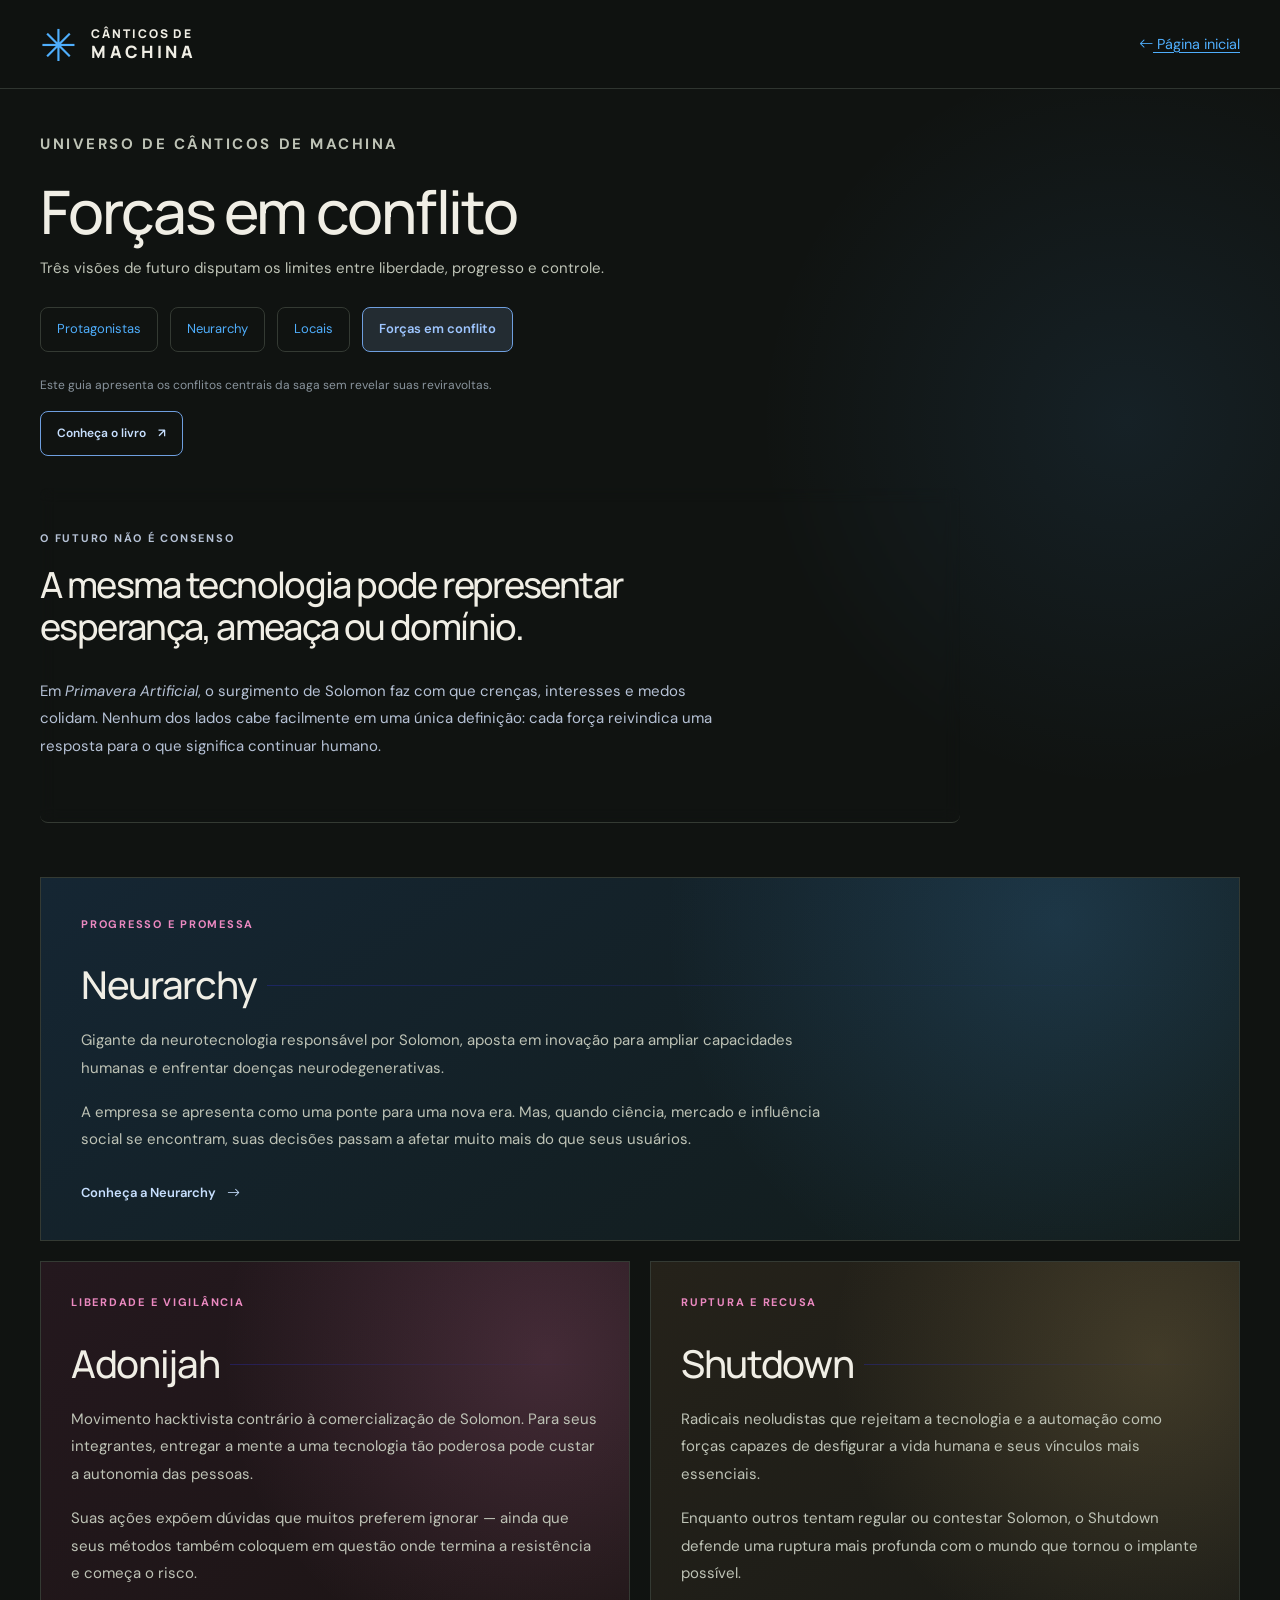
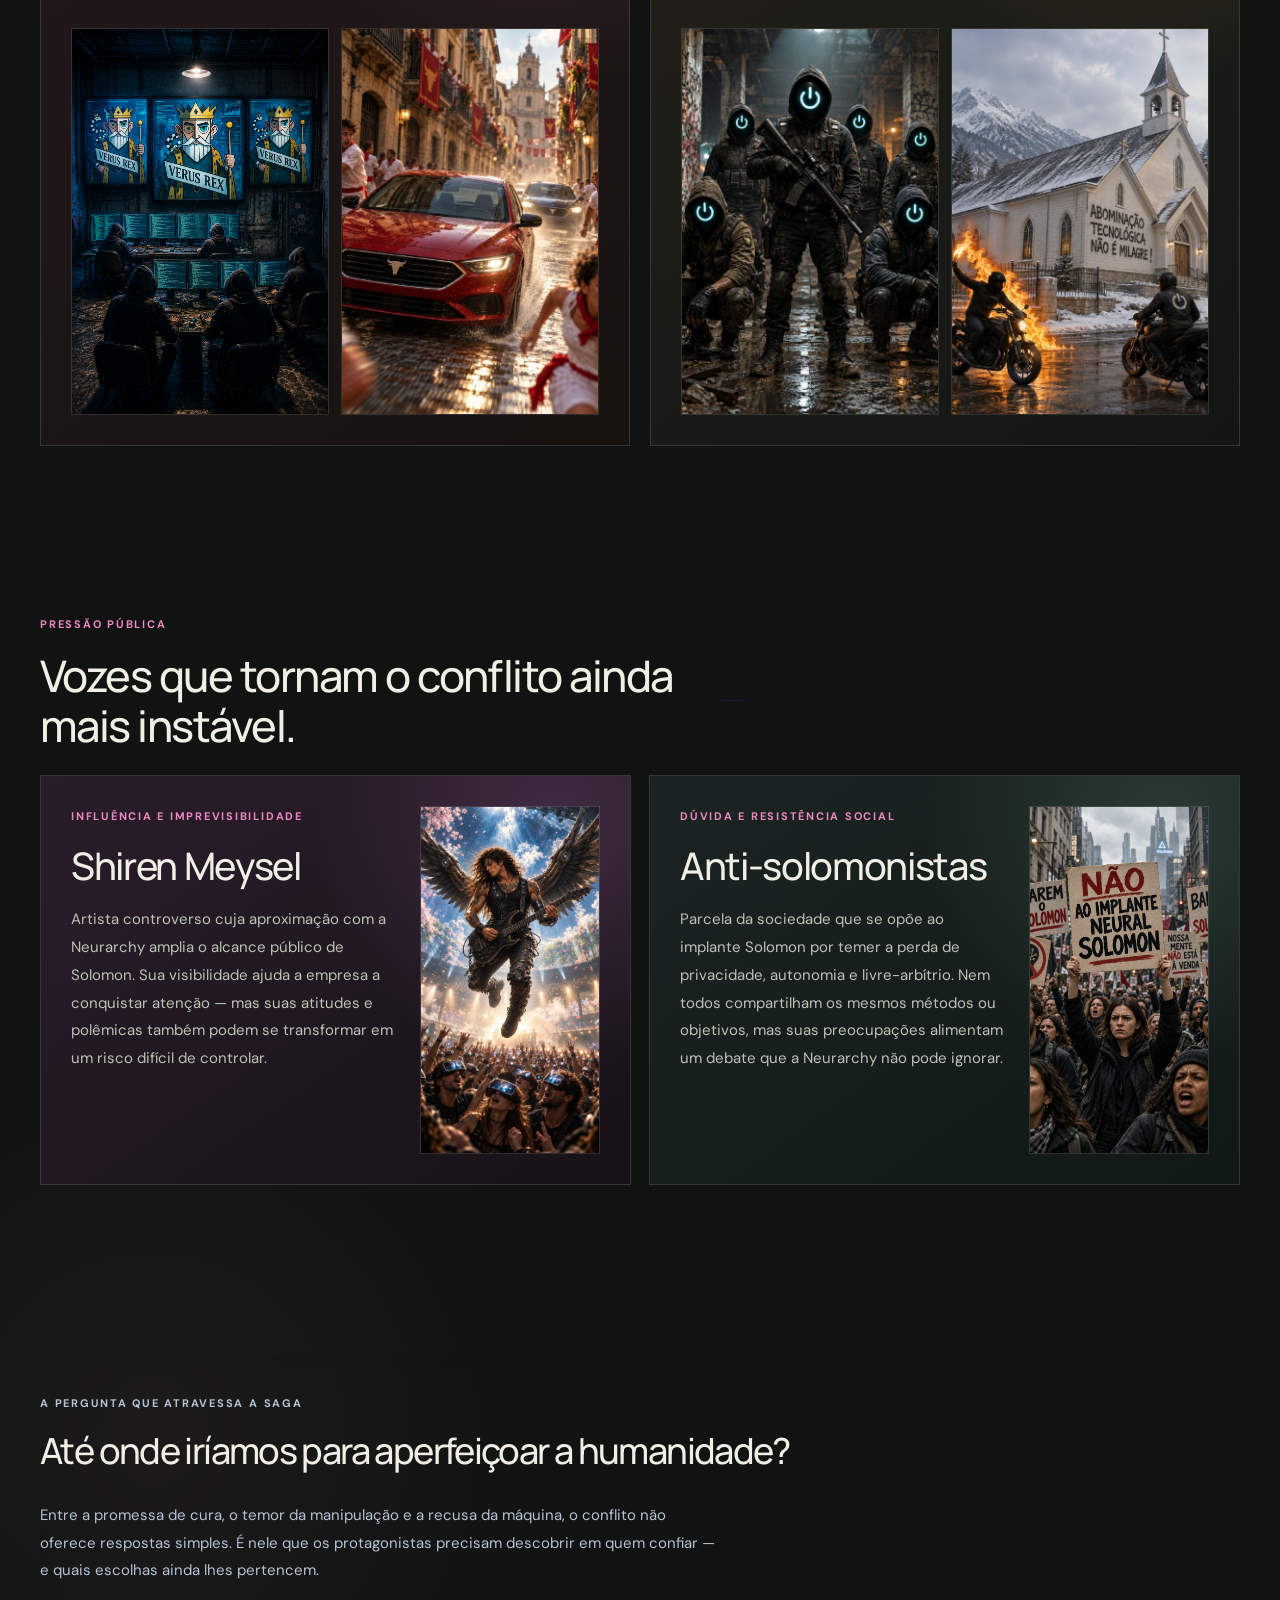
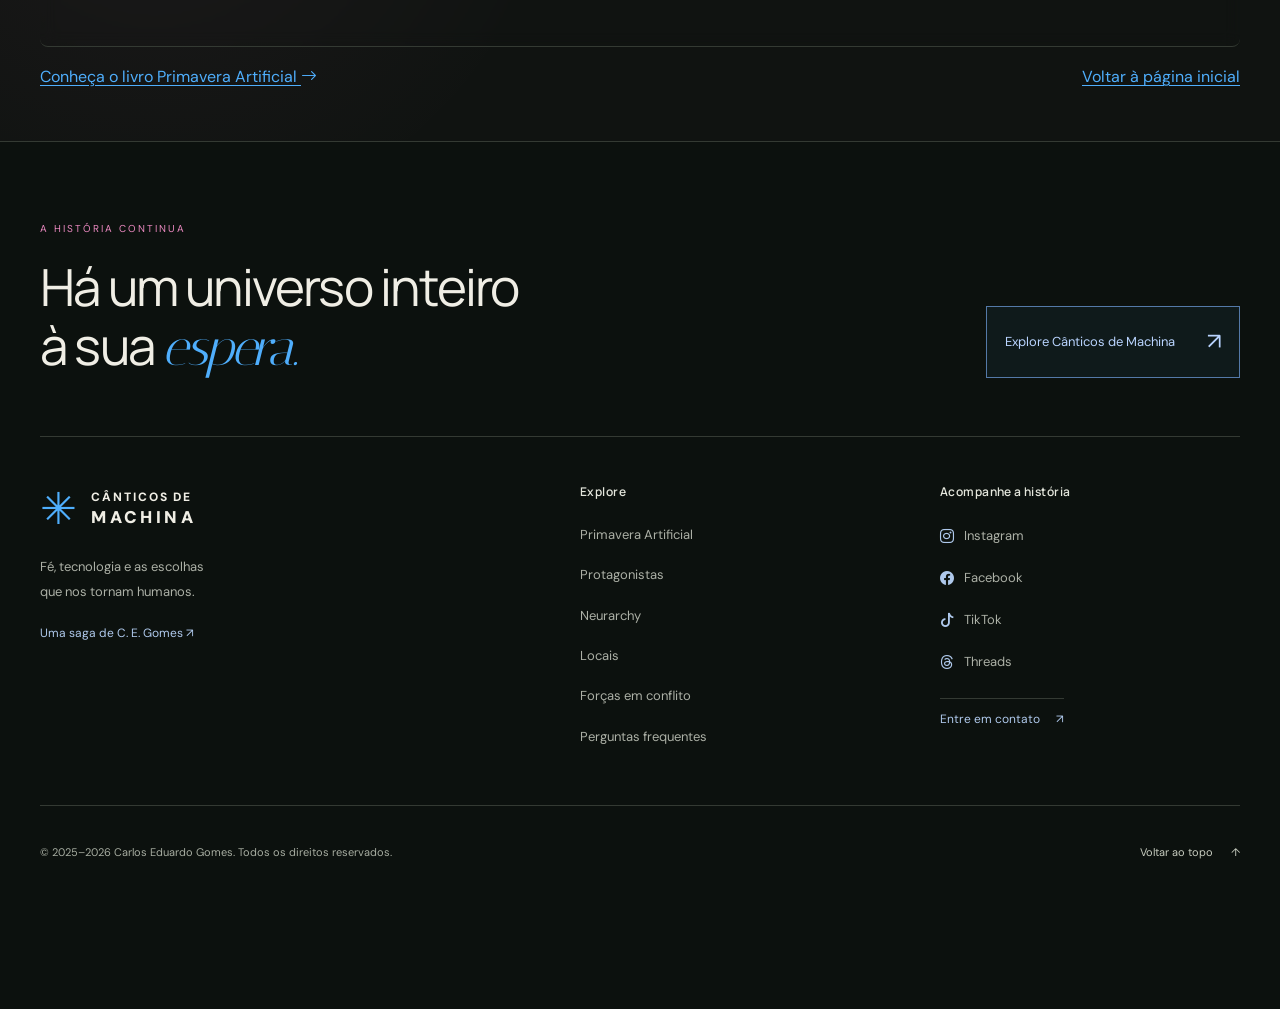
<file: forcas-em-conflito.html>
<!DOCTYPE html>
<html lang="pt-BR">

<head>
  <meta charset="UTF-8" />
  <meta name="viewport" content="width=device-width, initial-scale=1" />
  <link rel="icon" href="https://www.canticosdemachina.com.br/favicon.ico" type="image/x-icon">
  <link rel="shortcut icon" href="https://www.canticosdemachina.com.br/favicon.ico" type="image/x-icon">
  <title>Forças em conflito | Universo de Cânticos de Machina</title>
  <meta name="description" content="Conheça as forças que disputam o futuro em Cânticos de Machina: Neurarchy, Adonijah e Shutdown.">
  <meta name="author" content="C. E. Gomes" />
  <meta name="robots" content="index, follow, max-snippet:-1, max-image-preview:large, max-video-preview:-1" />
  <link rel="canonical" href="https://www.canticosdemachina.com.br/forcas-em-conflito.html">
  <meta name="theme-color" content="#050816">
  <meta name="referrer" content="strict-origin-when-cross-origin">
  <link rel="preconnect" href="https://fonts.googleapis.com">
  <link rel="preconnect" href="https://fonts.gstatic.com" crossorigin>
  <meta property="og:title" content="Forças em conflito | Universo de Cânticos de Machina">
  <meta property="og:description" content="Três visões de futuro entram em choque no universo de Cânticos de Machina.">
  <meta property="og:image" content="https://www.canticosdemachina.com.br/img/capa_livro.jpg">
  <meta property="og:image:alt" content="Capa do livro Cânticos de Machina — Primavera Artificial">
  <meta property="og:url" content="https://www.canticosdemachina.com.br/forcas-em-conflito.html">
  <meta property="og:type" content="website">
  <meta property="og:site_name" content="Cânticos de Machina">
  <meta property="og:locale" content="pt_BR">
  <meta name="twitter:card" content="summary_large_image">
  <meta name="twitter:title" content="Forças em conflito | Universo de Cânticos de Machina">
  <meta name="twitter:description" content="Três visões de futuro entram em choque no universo de Cânticos de Machina.">
  <meta name="twitter:image" content="https://www.canticosdemachina.com.br/img/capa_livro.jpg">
  <link href="https://cdn.jsdelivr.net/npm/bootstrap@5.3.3/dist/css/bootstrap.min.css" rel="stylesheet" />
  <link href="https://cdn.jsdelivr.net/npm/bootstrap-icons@1.11.3/font/bootstrap-icons.css" rel="stylesheet" />
  <link href="https://fonts.googleapis.com/css2?family=DM+Sans:wght@400;500;600;700&family=Manrope:wght@400;500;600;700;800&family=Italiana&display=swap" rel="stylesheet" />
  <link rel="stylesheet" href="./css/styles.css" />
  <link rel="stylesheet" href="./css/editorial.css" />
</head>

<body id="topo" data-design="editorial" class="universe-page conflict-page">
  <a class="skip-link" href="#conteudo">Pular para o conteúdo principal</a>
  <nav class="navbar" aria-label="Principal">
    <div class="container universe-navbar">
      <a class="navbar-brand wordmark" href="./index.html" aria-label="Cânticos de Machina — início"><span class="brand-symbol" aria-hidden="true">✳</span><span>CÂNTICOS DE<span class="brand-bottom">MACHINA</span></span></a>
      <a class="universe-home-link" href="./index.html"><i class="bi bi-arrow-left" aria-hidden="true"></i> Página inicial</a>
    </div>
  </nav>

  <main id="conteudo" class="container my-5">
    <header class="universe-heading">
      <p class="universe-eyebrow">Universo de Cânticos de Machina</p>
      <h1>Forças em conflito</h1>
      <p>Três visões de futuro disputam os limites entre liberdade, progresso e controle.</p>
      <nav class="universe-tabs" aria-label="Explore o universo">
        <a class="universe-tab" href="./protagonistas.html">Protagonistas</a>
        <a class="universe-tab" href="./neurarchy.html">Neurarchy</a>
        <a class="universe-tab" href="./locais.html">Locais</a>
        <a class="universe-tab" href="./forcas-em-conflito.html" aria-current="page">Forças em conflito</a>
      </nav>
      <p class="universe-spoiler-note">Este guia apresenta os conflitos centrais da saga sem revelar suas reviravoltas.</p>
      <a class="universe-book-cta" href="./index.html#livro">Conheça o livro <span aria-hidden="true">↗</span></a>
    </header>

    <section class="card-custom conflict-intro" aria-labelledby="titulo-conflito">
      <p class="conflict-kicker">O futuro não é consenso</p>
      <h2 id="titulo-conflito">A mesma tecnologia pode representar esperança, ameaça ou domínio.</h2>
      <p>Em <em>Primavera Artificial</em>, o surgimento de Solomon faz com que crenças, interesses e medos colidam. Nenhum dos lados cabe facilmente em uma única definição: cada força reivindica uma resposta para o que significa continuar humano.</p>
    </section>

    <section class="conflict-grid" aria-label="Grupos e organizações em conflito">
      <article class="conflict-card conflict-neurarchy">
        <p class="conflict-kicker">Progresso e promessa</p>
        <h2>Neurarchy</h2>
        <p>Gigante da neurotecnologia responsável por Solomon, aposta em inovação para ampliar capacidades humanas e enfrentar doenças neurodegenerativas.</p>
        <p>A empresa se apresenta como uma ponte para uma nova era. Mas, quando ciência, mercado e influência social se encontram, suas decisões passam a afetar muito mais do que seus usuários.</p>
        <a href="./neurarchy.html" class="conflict-link">Conheça a Neurarchy <i class="bi bi-arrow-right" aria-hidden="true"></i></a>
      </article>

      <article class="conflict-card conflict-adonijah">
        <p class="conflict-kicker">Liberdade e vigilância</p>
        <h2>Adonijah</h2>
        <p>Movimento hacktivista contrário à comercialização de Solomon. Para seus integrantes, entregar a mente a uma tecnologia tão poderosa pode custar a autonomia das pessoas.</p>
        <p>Suas ações expõem dúvidas que muitos preferem ignorar — ainda que seus métodos também coloquem em questão onde termina a resistência e começa o risco.</p>
        <figure class="conflict-image-pair">
          <img src="./img/banners/adonijah.png" alt="Ilustração do grupo Adonijah" loading="lazy" decoding="async">
          <img src="./img/antagonistas/adonijah2.jpg" alt="Ilustração relacionada ao grupo Adonijah" loading="lazy" decoding="async">
        </figure>
      </article>

      <article class="conflict-card conflict-shutdown">
        <p class="conflict-kicker">Ruptura e recusa</p>
        <h2>Shutdown</h2>
        <p>Radicais neoludistas que rejeitam a tecnologia e a automação como forças capazes de desfigurar a vida humana e seus vínculos mais essenciais.</p>
        <p>Enquanto outros tentam regular ou contestar Solomon, o Shutdown defende uma ruptura mais profunda com o mundo que tornou o implante possível.</p>
        <figure class="conflict-image-pair">
          <img src="./img/antagonistas/shutdown.jpg" alt="Ilustração do grupo Shutdown" loading="lazy" decoding="async">
          <img src="./img/antagonistas/shutdown2.jpg" alt="Ilustração relacionada ao grupo Shutdown" loading="lazy" decoding="async">
        </figure>
      </article>
    </section>

    <section class="conflict-voices" aria-labelledby="titulo-vozes">
      <div class="conflict-voices-heading">
        <p class="conflict-kicker">Pressão pública</p>
        <h2 id="titulo-vozes">Vozes que tornam o conflito ainda mais instável.</h2>
      </div>
      <div class="conflict-voices-grid">
        <article class="conflict-card conflict-shiren">
          <div class="conflict-card-copy">
            <p class="conflict-kicker">Influência e imprevisibilidade</p>
            <h3>Shiren Meysel</h3>
            <p>Artista controverso cuja aproximação com a Neurarchy amplia o alcance público de Solomon. Sua visibilidade ajuda a empresa a conquistar atenção — mas suas atitudes e polêmicas também podem se transformar em um risco difícil de controlar.</p>
          </div>
          <figure class="conflict-image-single">
            <img src="./img/antagonistas/shiren-meysel.jpg" alt="Retrato de Shiren Meysel" loading="lazy" decoding="async">
          </figure>
        </article>
        <article class="conflict-card conflict-antisolomonistas">
          <div class="conflict-card-copy">
            <p class="conflict-kicker">Dúvida e resistência social</p>
            <h3>Anti-solomonistas</h3>
            <p>Parcela da sociedade que se opõe ao implante Solomon por temer a perda de privacidade, autonomia e livre-arbítrio. Nem todos compartilham os mesmos métodos ou objetivos, mas suas preocupações alimentam um debate que a Neurarchy não pode ignorar.</p>
          </div>
          <figure class="conflict-image-single">
            <img src="./img/antagonistas/anti-solomistas.jpg" alt="Ilustração representando os anti-solomonistas" loading="lazy" decoding="async">
          </figure>
        </article>
      </div>
    </section>

    <section class="card-custom conflict-question" aria-labelledby="titulo-pergunta">
      <p class="conflict-kicker">A pergunta que atravessa a saga</p>
      <h2 id="titulo-pergunta">Até onde iríamos para aperfeiçoar a humanidade?</h2>
      <p>Entre a promessa de cura, o temor da manipulação e a recusa da máquina, o conflito não oferece respostas simples. É nele que os protagonistas precisam descobrir em quem confiar — e quais escolhas ainda lhes pertencem.</p>
    </section>

    <nav class="universe-return" aria-label="Continuar explorando">
      <a href="./index.html#livro">Conheça o livro Primavera Artificial <i class="bi bi-arrow-right" aria-hidden="true"></i></a>
      <a href="./index.html#explore-universo">Voltar à página inicial</a>
    </nav>
  </main>

  <footer class="site-footer editorial-footer" role="contentinfo">
    <div class="container">
      <div class="footer-opening">
        <div><p class="footer-kicker">A HISTÓRIA CONTINUA</p><h2>Há um universo inteiro<br>à sua <em>espera.</em></h2></div>
        <a class="footer-explore" href="./index.html#explore-universo">Explore Cânticos de Machina <span aria-hidden="true">↗</span></a>
      </div>
      <div class="footer-columns">
        <div class="footer-identity">
          <a class="wordmark" href="./index.html" aria-label="Cânticos de Machina — início"><span class="brand-symbol" aria-hidden="true">✳</span><span>CÂNTICOS DE<span class="brand-bottom">MACHINA</span></span></a>
          <p>Fé, tecnologia e as escolhas<br>que nos tornam humanos.</p>
          <a class="footer-author" href="./index.html#sobre">Uma saga de C. E. Gomes <span aria-hidden="true">↗</span></a>
        </div>
        <nav class="footer-navigation" aria-label="Explore o site">
          <h3>Explore</h3>
          <a href="./index.html#livro">Primavera Artificial</a>
          <a href="./protagonistas.html">Protagonistas</a>
          <a href="./neurarchy.html">Neurarchy</a>
          <a href="./locais.html">Locais</a>
          <a href="./forcas-em-conflito.html">Forças em conflito</a>
          <a href="./index.html#faq">Perguntas frequentes</a>
        </nav>
        <div class="footer-connect">
          <h3>Acompanhe a história</h3>
          <nav class="footer-network" aria-label="Redes sociais">
            <a class="footer-network-link" href="https://www.instagram.com/carlosgomes85" target="_blank" rel="noopener"><i class="bi bi-instagram" aria-hidden="true"></i><span>Instagram</span></a>
            <a class="footer-network-link" href="https://www.facebook.com/kdugomes" target="_blank" rel="noopener"><i class="bi bi-facebook" aria-hidden="true"></i><span>Facebook</span></a>
            <a class="footer-network-link" href="https://www.tiktok.com/@cadugomes85" target="_blank" rel="noopener"><i class="bi bi-tiktok" aria-hidden="true"></i><span>TikTok</span></a>
            <a class="footer-network-link" href="https://www.threads.net/@carlosgomes85" target="_blank" rel="noopener"><i class="bi bi-threads" aria-hidden="true"></i><span>Threads</span></a>
          </nav>
          <a class="footer-contact" href="./index.html#contato">Entre em contato <span aria-hidden="true">↗</span></a>
        </div>
      </div>
      <div class="footer-baseline"><p>© 2025–2026 Carlos Eduardo Gomes.<span> Todos os direitos reservados.</span></p><a href="#topo">Voltar ao topo <span aria-hidden="true">↑</span></a></div>
    </div>
  </footer>

  <script type="application/ld+json">
  {"@context":"https://schema.org","@type":"CollectionPage","name":"Forças em conflito | Universo de Cânticos de Machina","url":"https://www.canticosdemachina.com.br/forcas-em-conflito.html","isPartOf":{"@type":"WebSite","name":"Cânticos de Machina","url":"https://www.canticosdemachina.com.br/"}}
  </script>
  <script src="https://cdn.jsdelivr.net/npm/bootstrap@5.3.3/dist/js/bootstrap.bundle.min.js" defer></script>
  <script src="./js/app.js" defer></script>
</body>
</html>
</file>
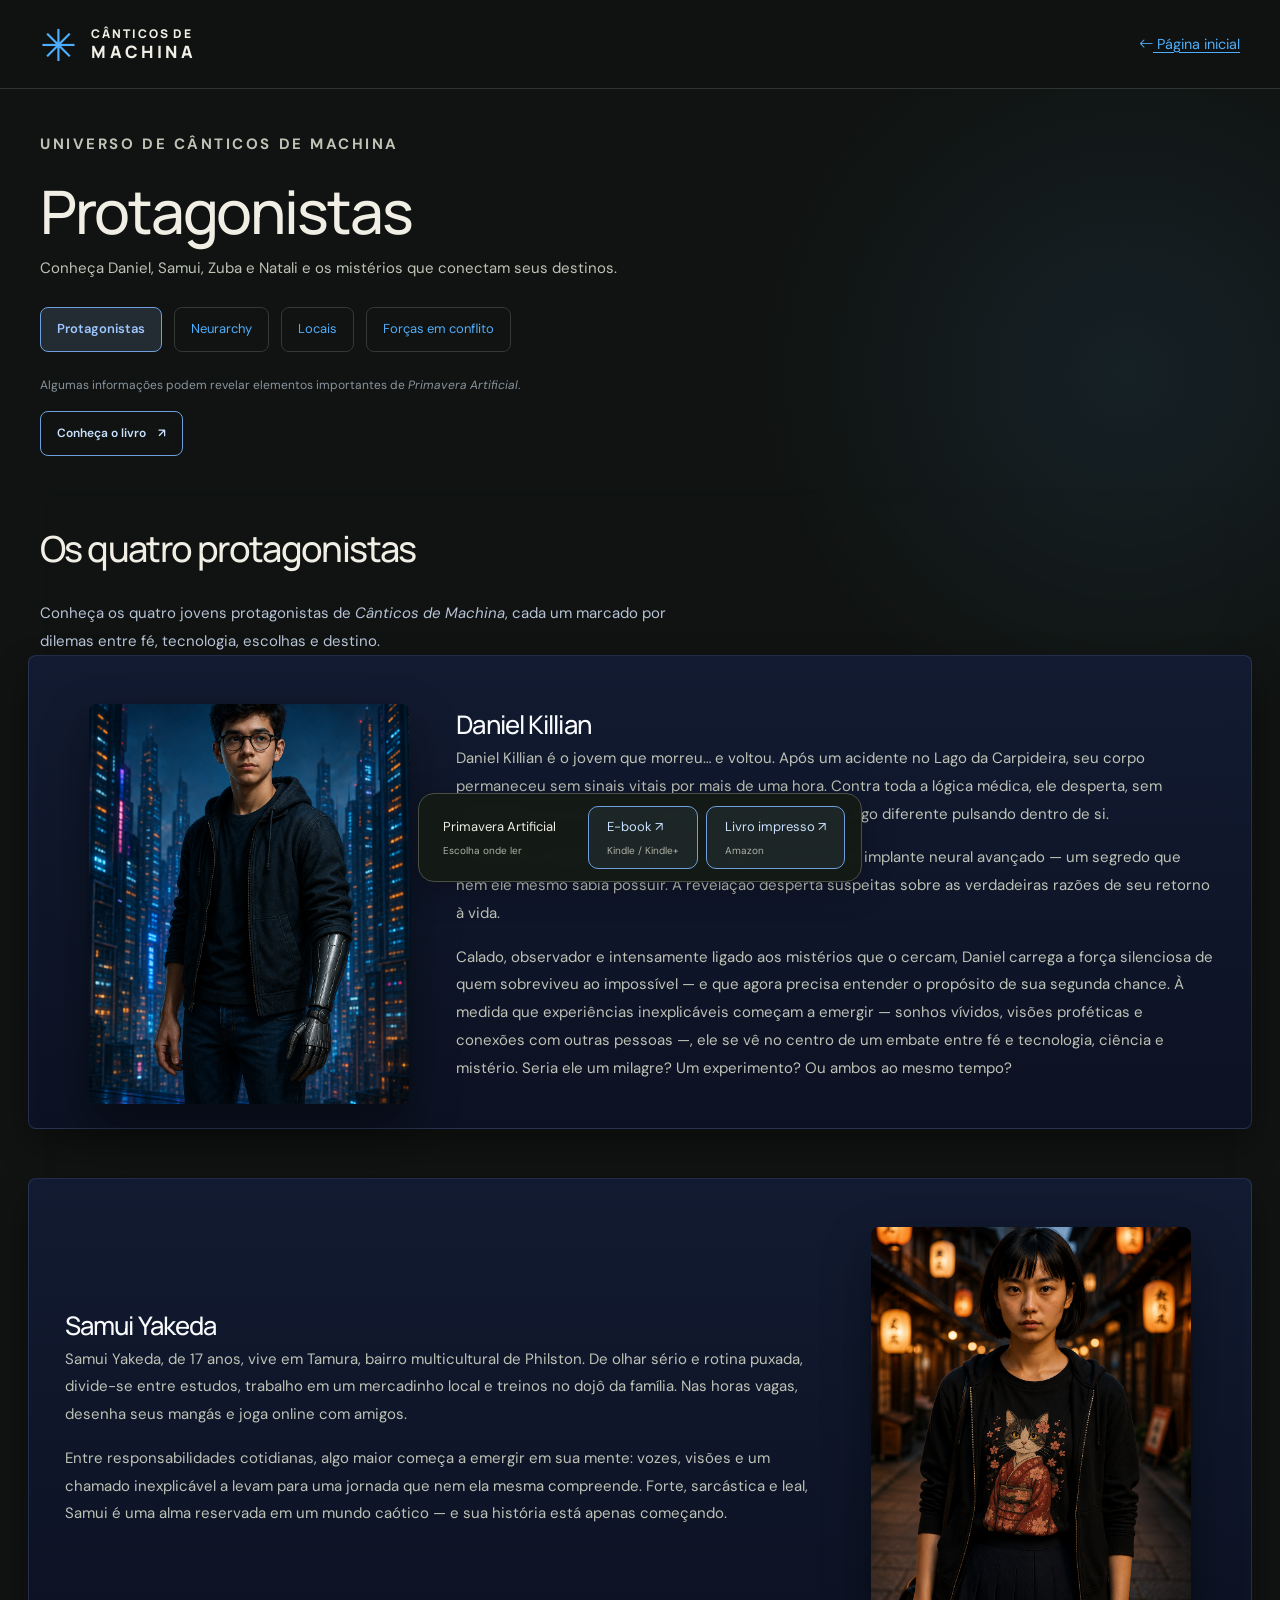
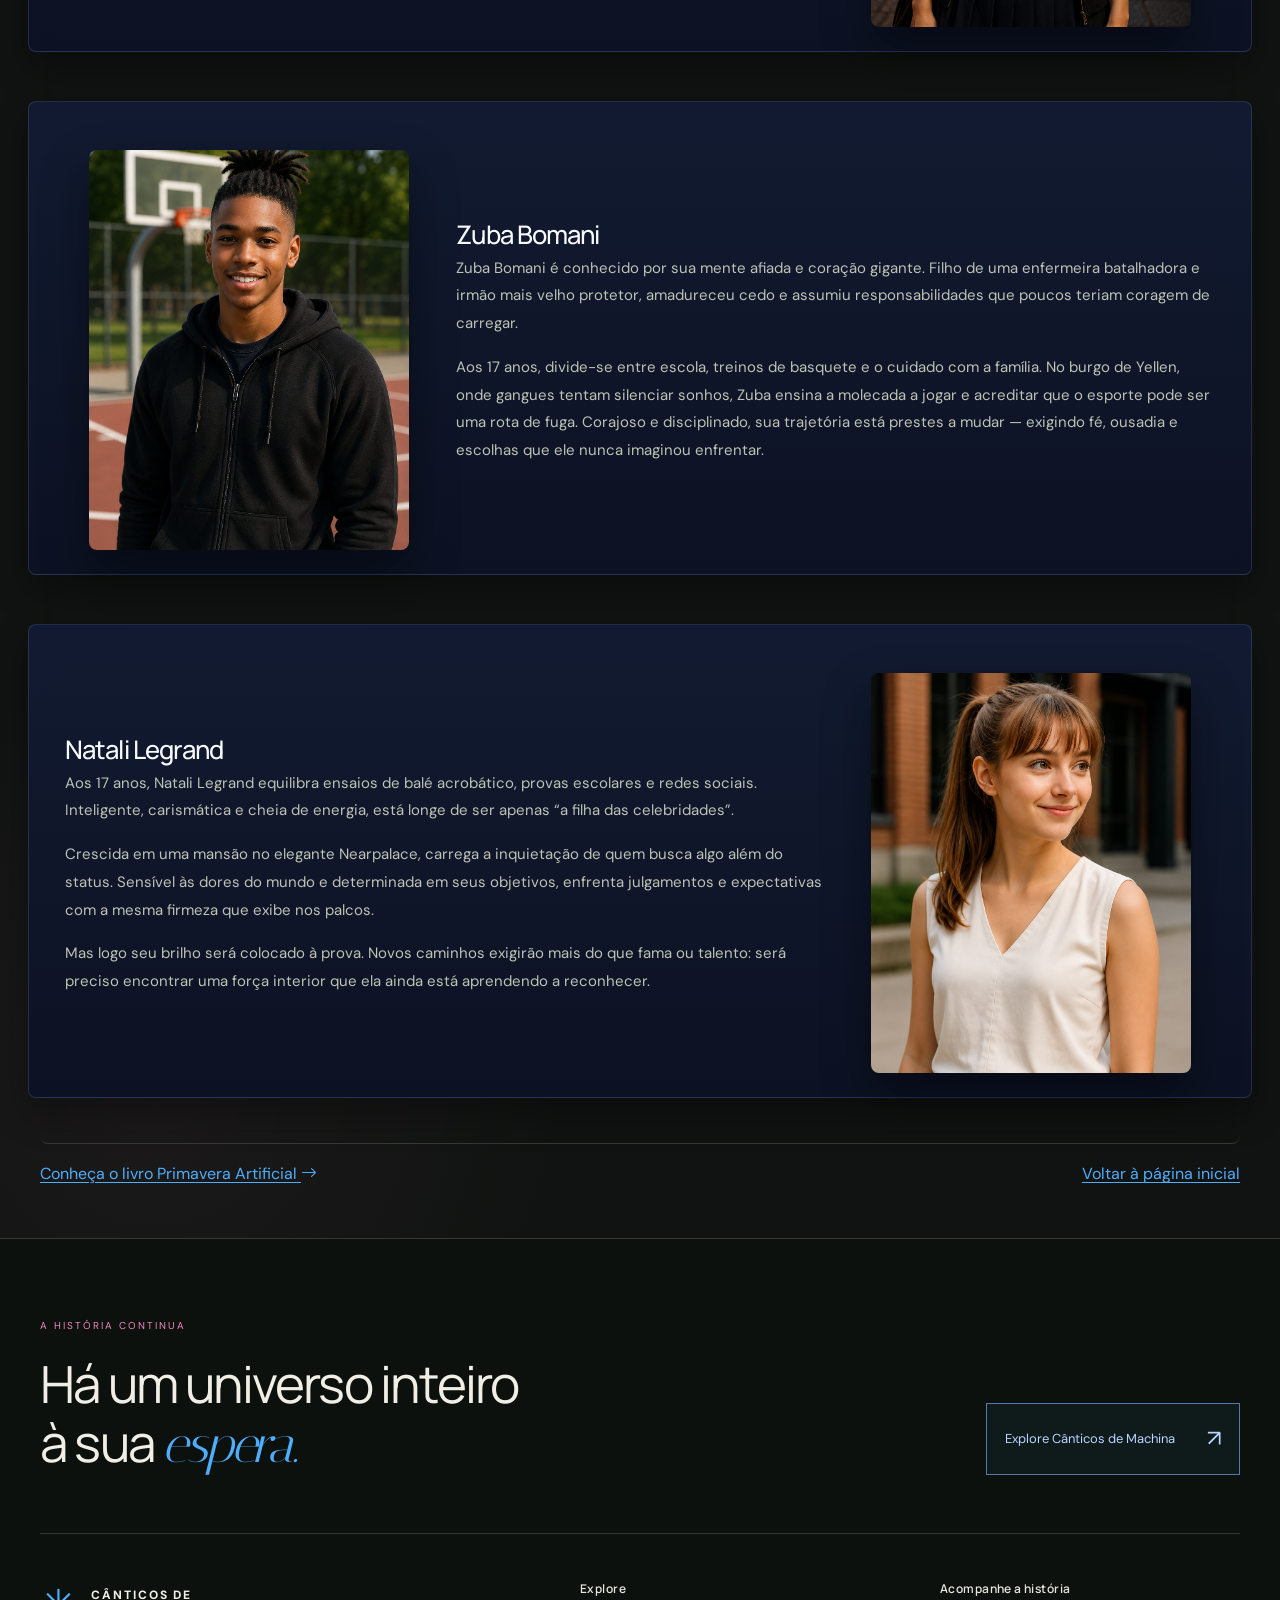
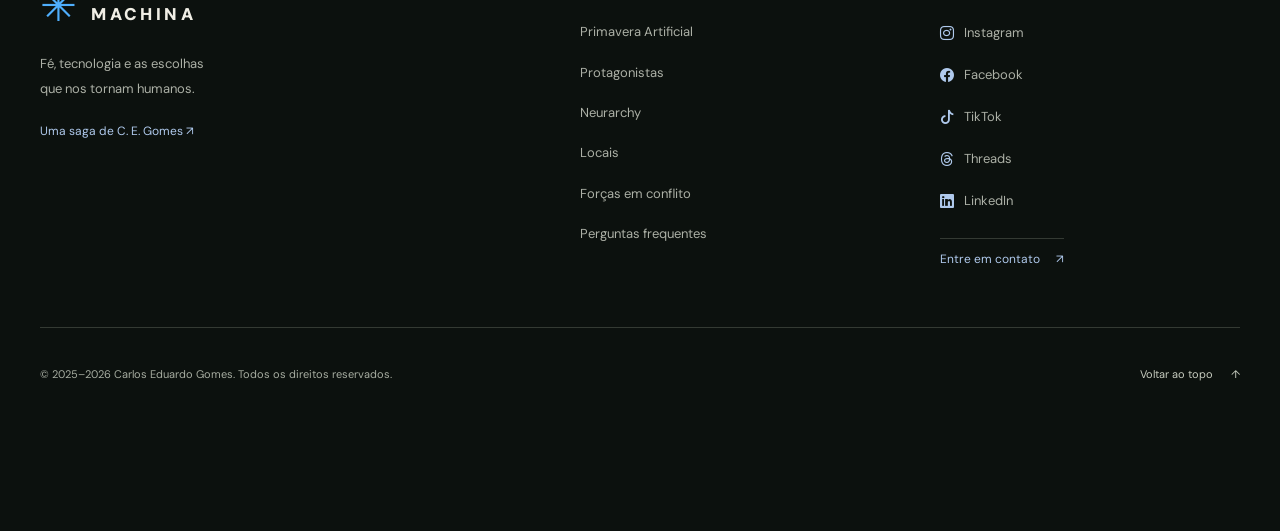
<file: protagonistas.html>
<!DOCTYPE html>
<html lang="pt-BR">

<head>
  <!-- Google tag (gtag.js) -->
  <script async src="https://www.googletagmanager.com/gtag/js?id=AW-962271698"></script>
  <script src="./js/analytics.js"></script>

  <meta charset="UTF-8" />
  <meta name="viewport" content="width=device-width, initial-scale=1" />

  <link rel="icon" href="https://www.canticosdemachina.com.br/favicon.ico" type="image/x-icon">
  <link rel="shortcut icon" href="https://www.canticosdemachina.com.br/favicon.ico" type="image/x-icon">

  <title>Protagonistas | Universo de Cânticos de Machina</title>
  <meta name="description"
    content="Conheça Daniel, Samui, Zuba e Natali e os mistérios que conectam seus destinos.">
  <!-- Removido meta keywords (Google ignora) -->
  <meta name="author" content="C. E. Gomes" />
  <!-- Robots com políticas de preview para CTR -->
  <meta name="robots" content="index, follow, max-snippet:-1, max-image-preview:large, max-video-preview:-1" />
  <link rel="canonical" href="https://www.canticosdemachina.com.br/protagonistas.html">
  <meta name="theme-color" content="#050816">
  <meta name="referrer" content="strict-origin-when-cross-origin">

  <!-- Performance -->
  <link rel="preconnect" href="https://fonts.googleapis.com">
  <link rel="preconnect" href="https://fonts.gstatic.com" crossorigin>
  <link rel="preload" as="image" href="./img/logo-nome.png" />

  <!-- Open Graph -->
  <meta property="og:title" content="Protagonistas | Universo de Cânticos de Machina">
  <meta property="og:description"
    content="Conheça Daniel, Samui, Zuba e Natali e os mistérios que conectam seus destinos.">
  <meta property="og:image" content="https://www.canticosdemachina.com.br/img/capa_livro.jpg">
  <meta property="og:image:alt" content="Capa do livro Cânticos de Machina — Primavera Artificial">
  <meta property="og:image:width" content="1200">
  <meta property="og:image:height" content="630">
  <meta property="og:url" content="https://www.canticosdemachina.com.br/protagonistas.html">
  <meta property="og:type" content="website">
  <meta property="og:site_name" content="Cânticos de Machina">
  <meta property="og:locale" content="pt_BR">
  <meta property="og:image:type" content="image/jpeg">

  <!-- Twitter -->
  <meta name="twitter:card" content="summary_large_image">
  <meta name="twitter:title" content="Protagonistas | Universo de Cânticos de Machina">
  <meta name="twitter:description" content="Conheça Daniel, Samui, Zuba e Natali e os mistérios que conectam seus destinos.">
<meta name="twitter:image" content="https://www.canticosdemachina.com.br/img/banner.jpg">
  <meta name="twitter:image:alt" content="Capa do livro Cânticos de Machina — Primavera Artificial">

  <!-- Bootstrap / Icons / Fonts -->
  <link href="https://cdn.jsdelivr.net/npm/bootstrap@5.3.3/dist/css/bootstrap.min.css" rel="stylesheet" />
  <link href="https://cdn.jsdelivr.net/npm/bootstrap-icons@1.11.3/font/bootstrap-icons.css" rel="stylesheet" />
  <link
    href="https://fonts.googleapis.com/css2?family=DM+Sans:wght@400;500;600;700&family=Manrope:wght@400;500;600;700;800&family=Italiana&display=swap"
    rel="stylesheet" />
  <link rel="stylesheet" href="./css/styles.css" />
  <link rel="stylesheet" href="./css/editorial.css" />

</head>

<body id="topo" data-design="editorial" class="universe-page">
  <a class="skip-link" href="#conteudo">Pular para o conteúdo principal</a>
  <div class="bg-pattern" aria-hidden="true"></div>
  <nav class="navbar" aria-label="Principal">
    <div class="container universe-navbar">
      <a class="navbar-brand wordmark" href="./index.html" aria-label="Cânticos de Machina — início"><span class="brand-symbol" aria-hidden="true">✳</span><span>CÂNTICOS DE<span class="brand-bottom">MACHINA</span></span></a>
      <a class="universe-home-link" href="./index.html"><i class="bi bi-arrow-left" aria-hidden="true"></i> Página inicial</a>
    </div>
  </nav>
  <main id="conteudo" class="container my-5">
    <header class="universe-heading">
      <p class="universe-eyebrow">Universo de Cânticos de Machina</p>
      <h1>Protagonistas</h1>
      <p>Conheça Daniel, Samui, Zuba e Natali e os mistérios que conectam seus destinos.</p>
<nav class="universe-tabs" aria-label="Explore o universo"><a class="universe-tab" href="./protagonistas.html" aria-current="page">Protagonistas</a>
<a class="universe-tab" href="./neurarchy.html">Neurarchy</a>
<a class="universe-tab" href="./locais.html">Locais</a>
<a class="universe-tab" href="./forcas-em-conflito.html">Forças em conflito</a></nav>
      <p class="universe-spoiler-note">Algumas informações podem revelar elementos importantes de <em>Primavera Artificial</em>.</p>
      <a class="universe-book-cta" href="./index.html#livro">Conheça o livro <span aria-hidden="true">↗</span></a>
    </header>
<section id="protagonistas" class="card-custom" aria-labelledby="titulo-protagonistas">
      <h2 id="titulo-protagonistas"><i class="bi bi-people-fill" aria-hidden="true"></i> Os quatro protagonistas</h2>
      <p class="mb-4">Conheça os quatro jovens protagonistas de <em>Cânticos de Machina</em>,
        cada um marcado por dilemas entre fé, tecnologia, escolhas e destino.</p>

      <!-- Daniel Killian -->
      <article class="row g-4 align-items-center mb-5" itemscope itemtype="https://schema.org/Person">
        <div class="col-md-4 text-center">
          <img class="char-portrait" src="./img/protagonistas/daniel.png" alt="Ilustração de Daniel Killian"
            loading="lazy" decoding="async" itemprop="image">
        </div>
        <div class="col-md-8">
          <h3 class="mb-1" itemprop="name">Daniel Killian</h3>
          <p itemprop="description">
            Daniel Killian é o jovem que morreu… e voltou. Após
            um acidente no Lago da Carpideira, seu corpo permaneceu sem sinais vitais por mais de uma hora. Contra toda
            a lógica médica, ele desperta, sem explicação, sem memórias claras do ocorrido, mas com algo diferente
            pulsando dentro de si.
          </p>
          <p>Aos poucos, Daniel descobre que carrega no cérebro um implante neural avançado — um segredo que nem ele
            mesmo sabia possuir. A revelação desperta suspeitas sobre as verdadeiras razões de seu retorno à vida.</p>
          <p>
            Calado, observador e intensamente ligado aos mistérios que o cercam, Daniel carrega a força silenciosa de
            quem sobreviveu ao impossível — e que agora precisa entender o propósito de sua segunda chance. À medida que
            experiências inexplicáveis começam a emergir — sonhos vívidos, visões proféticas e conexões com outras
            pessoas —, ele se vê no centro de um embate entre fé e tecnologia, ciência e mistério. Seria ele um milagre?
            Um experimento? Ou ambos ao mesmo tempo?
          </p>
        </div>
      </article>

      <hr class="my-4">

      <!-- Samui Yakeda -->
      <article class="row g-4 align-items-center mb-5" itemscope itemtype="https://schema.org/Person">
        <div class="col-md-4 text-center order-md-2">
          <img class="char-portrait" src="./img/protagonistas/samui.png" alt="Ilustração de Samui Yakeda" loading="lazy"
            decoding="async" itemprop="image">
        </div>
        <div class="col-md-8 order-md-1">
          <h3 class="mb-1" itemprop="name">Samui Yakeda</h3>
          <p itemprop="description">
            Samui Yakeda, de 17 anos, vive em Tamura, bairro multicultural de Philston. De olhar sério e rotina puxada,
            divide-se entre estudos, trabalho em um mercadinho local e treinos no dojô da família. Nas horas vagas,
            desenha seus mangás e joga online com amigos.
          </p>
          <p>
            Entre responsabilidades cotidianas, algo maior começa a emergir em sua mente: vozes, visões e um chamado
            inexplicável a levam para uma jornada que nem ela mesma compreende. Forte, sarcástica e leal, Samui é uma
            alma reservada em um mundo caótico — e sua história está apenas começando.
          </p>
        </div>
      </article>

      <hr class="my-4">

      <!-- Zuba Bomani -->
      <article class="row g-4 align-items-center mb-5" itemscope itemtype="https://schema.org/Person">
        <div class="col-md-4 text-center">
          <img class="char-portrait" src="./img/protagonistas/zuba.png" alt="Ilustração de Zuba Bomani" loading="lazy"
            decoding="async" itemprop="image">
        </div>
        <div class="col-md-8">
          <h3 class="mb-1" itemprop="name">Zuba Bomani</h3>
          <p itemprop="description">
            Zuba Bomani é conhecido por sua mente afiada e coração gigante. Filho de uma enfermeira batalhadora e irmão
            mais velho protetor, amadureceu cedo e assumiu responsabilidades que poucos teriam coragem de carregar.
          </p>
          <p>
            Aos 17 anos, divide-se entre escola, treinos de basquete e o cuidado com a família. No burgo de Yellen, onde
            gangues tentam silenciar sonhos, Zuba ensina a molecada a jogar e acreditar que o esporte pode ser uma rota
            de fuga. Corajoso e disciplinado, sua trajetória está prestes a mudar — exigindo fé, ousadia e escolhas que
            ele nunca imaginou enfrentar.
          </p>
        </div>
      </article>

      <hr class="my-4">

      <!-- Natali Legrand -->
      <article class="row g-4 align-items-center" itemscope itemtype="https://schema.org/Person">
        <div class="col-md-4 text-center order-md-2">
          <img class="char-portrait" src="./img/protagonistas/natali.png" alt="Ilustração de Natali Legrand"
            loading="lazy" decoding="async" itemprop="image">
        </div>
        <div class="col-md-8 order-md-1">
          <h3 class="mb-1" itemprop="name">Natali Legrand</h3>
          <p itemprop="description">
            Aos 17 anos, Natali Legrand equilibra ensaios de balé acrobático, provas escolares e
            redes sociais. Inteligente, carismática e cheia de energia, está longe de ser apenas “a filha das
            celebridades”.
          </p>
          <p>
            Crescida em uma mansão no elegante Nearpalace, carrega a inquietação de quem busca algo além do status.
            Sensível às dores do mundo e determinada em seus objetivos, enfrenta julgamentos e expectativas com a mesma
            firmeza que exibe nos palcos.
          </p>
          <p>
            Mas logo seu brilho será colocado à prova. Novos caminhos exigirão mais do que fama ou talento: será preciso
            encontrar uma força interior que ela ainda está aprendendo a reconhecer.
          </p>
        </div>
      </article>
    </section>
    <nav class="universe-return" aria-label="Continuar explorando">
      <a href="./index.html#livro">Conheça o livro Primavera Artificial <i class="bi bi-arrow-right" aria-hidden="true"></i></a>
      <a href="./index.html#explore-universo">Voltar à página inicial</a>
    </nav>
  </main>
  <footer class="site-footer editorial-footer" role="contentinfo">
    <div class="container">
      <div class="footer-opening">
        <div><p class="footer-kicker">A HISTÓRIA CONTINUA</p><h2>Há um universo inteiro<br>à sua <em>espera.</em></h2></div>
        <a class="footer-explore" href="./index.html#explore-universo">Explore Cânticos de Machina <span aria-hidden="true">↗</span></a>
      </div>
      <div class="footer-columns">
        <div class="footer-identity">
          <a class="wordmark" href="./index.html" aria-label="Cânticos de Machina — início"><span class="brand-symbol" aria-hidden="true">✳</span><span>CÂNTICOS DE<span class="brand-bottom">MACHINA</span></span></a>
          <p>Fé, tecnologia e as escolhas<br>que nos tornam humanos.</p>
          <a class="footer-author" href="./index.html#sobre">Uma saga de C. E. Gomes <span aria-hidden="true">↗</span></a>
        </div>
        <nav class="footer-navigation" aria-label="Explore o site">
          <h3>Explore</h3>
          <a href="./index.html#livro">Primavera Artificial</a>
          <a href="./protagonistas.html">Protagonistas</a>
          <a href="./neurarchy.html">Neurarchy</a>
          <a href="./locais.html">Locais</a>
          <a href="./forcas-em-conflito.html">Forças em conflito</a>
          <a href="./index.html#faq">Perguntas frequentes</a>
        </nav>
        <div class="footer-connect">
          <h3>Acompanhe a história</h3>
          <nav class="footer-network" aria-label="Redes sociais">
        <a class="footer-network-link" href="https://www.instagram.com/carlosgomes85" target="_blank" rel="noopener">
          <i class="bi bi-instagram" aria-hidden="true"></i><span>Instagram</span>
        </a>
        <a class="footer-network-link" href="https://www.facebook.com/kdugomes" target="_blank" rel="noopener">
          <i class="bi bi-facebook" aria-hidden="true"></i><span>Facebook</span>
        </a>
        <a class="footer-network-link" href="https://www.tiktok.com/@cadugomes85" target="_blank" rel="noopener">
          <i class="bi bi-tiktok" aria-hidden="true"></i><span>TikTok</span>
        </a>
        <a class="footer-network-link" href="https://www.threads.net/@carlosgomes85" target="_blank" rel="noopener">
          <i class="bi bi-threads" aria-hidden="true"></i><span>Threads</span>
        </a>
        <a class="footer-network-link" href="https://www.linkedin.com/in/carlosgomes85/" target="_blank" rel="noopener">
          <i class="bi bi-linkedin" aria-hidden="true"></i><span>LinkedIn</span>
        </a>
      </nav>
          <a class="footer-contact" href="./index.html#contato">Entre em contato <span aria-hidden="true">↗</span></a>
        </div>
      </div>
      <div class="footer-baseline">
        <p>© 2025–2026 Carlos Eduardo Gomes.<span> Todos os direitos reservados.</span></p>
        <a href="#topo">Voltar ao topo <span aria-hidden="true">↑</span></a>
      </div>
    </div>
  </footer>


  <script type="application/ld+json">
  { "@context": "https://schema.org", "@type": "CollectionPage", "name": "Protagonistas | Universo de Cânticos de Machina", "url": "https://www.canticosdemachina.com.br/protagonistas.html", "isPartOf": { "@type": "WebSite", "name": "Cânticos de Machina", "url": "https://www.canticosdemachina.com.br/" }, "breadcrumb": { "@type": "BreadcrumbList", "itemListElement": [ { "@type": "ListItem", "position": 1, "name": "Início", "item": "https://www.canticosdemachina.com.br/" }, { "@type": "ListItem", "position": 2, "name": "Protagonistas", "item": "https://www.canticosdemachina.com.br/protagonistas.html" } ] } }
  </script>
  <script src="https://cdn.jsdelivr.net/npm/bootstrap@5.3.3/dist/js/bootstrap.bundle.min.js" defer></script>
  <script src="./js/app.js" defer></script>
  <nav class="reading-dock" aria-label="Comprar Primavera Artificial">
    <span>Primavera Artificial<small>Escolha onde ler</small></span>
    <div class="reading-dock-links">
      <a href="https://www.amazon.com.br/dp/B0FL1GM5PG" target="_blank" rel="noopener"><span>E-book ↗</span><small>Kindle / Kindle+</small></a>
      <a href="https://www.amazon.com.br/dp/6552783329" target="_blank" rel="noopener"><span>Livro impresso ↗</span><small>Amazon</small></a>
    </div>
  </nav>
</body>
</html>
</file>
<file: css/styles.css>
/* Navegação entre as páginas do universo */
.universe-entry { margin-bottom: 3rem; }
.universe-entry-heading { margin-bottom: 1.5rem; }
.universe-entry-heading h2 { font-size: clamp(1.4rem, 3vw, 2rem); }
.universe-eyebrow { color: #b9c6ff; text-transform: uppercase; letter-spacing: .16em; font-size: .75rem; font-weight: 700; }
.universe-links { display: grid; grid-template-columns: repeat(3, minmax(0, 1fr)); gap: 1rem; }
.universe-link { display: flex; flex-direction: column; padding: 1.5rem; border: 1px solid #536496; border-radius: 16px; background: linear-gradient(145deg, #1b284a, #10192e); color: #e5e7eb; text-decoration: none; transition: border-color .2s, background .2s; }
.universe-link:hover { border-color: #b9c6ff; background: #202e50; }
.universe-link:focus-visible, .universe-tab:focus-visible, .universe-home-link:focus-visible, .universe-return a:focus-visible { outline: 3px solid #c7d2fe; outline-offset: 5px; }
.universe-icon { color: #b9c6ff; font-size: 1.7rem; margin-bottom: .75rem; }
.universe-link h3 { font-size: 1.1rem; color: #fff; }
.universe-link p { color: #cbd5e1; font-size: .9rem; line-height: 1.7; }
.universe-link-label { margin-top: auto; color: #c7d2fe; font-weight: 600; font-size: .9rem; }
.universe-link-label i { margin-left: .4rem; }
.universe-heading { margin-bottom: 2.5rem; }
.universe-heading h1 { font-size: clamp(1.8rem, 5vw, 3rem); overflow-wrap: anywhere; }
.universe-heading > p:not(.universe-eyebrow) { max-width: 46rem; color: #cbd5e1; line-height: 1.8; }
.universe-tabs { display: flex; flex-wrap: wrap; gap: .75rem; margin-top: 1.5rem; }
.universe-tab { padding: .65rem 1rem; border: 1px solid #536496; border-radius: 999px; text-decoration: none; }
.universe-tab[aria-current="page"] { background: #c7d2fe; color: #0b1020; border-color: #c7d2fe; font-weight: 600; }
.universe-navbar { gap: 1rem; }
.universe-home-link { font-size: .9rem; }
.universe-return { display: flex; flex-wrap: wrap; justify-content: space-between; gap: 1.5rem; padding: 1rem 0 2rem; }
body.universe-page { padding-bottom: 0; }
/* As páginas de leitura precisam continuar visíveis, inclusive sem JavaScript. */
.universe-page .card-custom { opacity: 1; transform: none; }
@media (max-width: 767px) {
  .universe-links { grid-template-columns: 1fr; }
  .universe-link { padding: 1.25rem; }
  .universe-icon { display: none; }
  .universe-navbar { justify-content: center !important; padding-bottom: 1rem; }
}

:root {
      --cor-principal: #0b1020;
      --cor-secundaria: #050816;
      --cor-destaque: #8ea2ff;
      --cor-destaque-hover: #b69cff;
      --texto-principal: #e5e7eb;
      --cor-destaque-rgb: 142, 162, 255;
      --cor-destaque-hover-rgb: 182, 156, 255
    }

    html {
      scroll-behavior: smooth
    }

    body {
      background-color: var(--cor-secundaria);
      color: var(--texto-principal);
      font-family: "Poppins", sans-serif;
      transition: background-color .3s, color .3s
    }

    /* acessibilidade */
    .skip-link {
      position: absolute;
      left: -999px;
      top: auto;
      width: 1px;
      height: 1px;
      overflow: hidden
    }

    .skip-link:focus {
      left: 16px;
      top: 10px;
      width: auto;
      height: auto;
      padding: 8px 10px;
      z-index: 2000;
      background: #fff;
      border-radius: 8px;
      box-shadow: 0 4px 12px rgba(0, 0, 0, .15)
    }

    /* Mantém a navegação por teclado perceptível também em fundos escuros. */
    @media (prefers-reduced-motion: reduce) {
      html { scroll-behavior: auto; }
      *, *::before, *::after {
        animation-duration: .01ms !important;
        animation-iteration-count: 1 !important;
        transition-duration: .01ms !important;
        scroll-behavior: auto !important;
      }
    }

    /* títulos & navegação */
    h1,
    h2,
    h3,
    h4,
    h5,
    h6,
    section h2,
    .navbar-brand,
    .navbar-nav .nav-link {
      font-family: 'Orbitron', sans-serif;
      letter-spacing: .5px
    }

    /* fundo */
    .bg-pattern {
      position: fixed;
      inset: 0;
      z-index: -3;
      background:
        radial-gradient(circle at 1px 1px, rgba(0, 0, 0, .06) 1.2px, transparent 1.2px) 0 0/22px 22px,
        linear-gradient(180deg, #f1f5f9 0%, #f9fafb 60%, #ffffff 100%);
      will-change: background-position;
      opacity: .9
    }

    @media (prefers-reduced-motion:no-preference) {
      .bg-pattern {
        animation: gridShift 60s linear infinite
      }

      @keyframes gridShift {
        from {
          background-position: 0 0, 0 0
        }

        to {
          background-position: 200px 0, 0 0
        }
      }
    }

    /* navbar */
    .navbar {
      background-color: var(--cor-principal);
      box-shadow: 0 2px 8px rgba(0, 0, 0, .1)
    }

    .navbar-brand img {
      border-radius: 8px;
      width: 220px;
      height: auto;
      object-fit: contain;
      display: block;
      margin: 10px
    }

    .navbar-nav .nav-link {
      color: var(--texto-principal) !important;
      font-weight: 500
    }

    .navbar-nav .nav-link:hover {
      color: var(--cor-destaque) !important;
      font-weight: 550
    }

    .navbar-toggler {
      border-color: rgba(0, 0, 0, .5)
    }

    .navbar-toggler-icon {
      background-image: url("data:image/svg+xml;charset=utf8,%3Csvg xmlns='http://www.w3.org/2000/svg' viewBox='0 0 30 30'%3E%3Cpath stroke='rgba(31,41,55,0.9)' stroke-width='2' stroke-linecap='round' stroke-miterlimit='10' d='M4 7h22M4 15h22M4 23h22'/%3E%3C/svg%3E")
    }

    /* botões primários/outline (usados em CTAs e mini-CTAs) */
    .btn-outline-primary {
      color: var(--cor-destaque);
      border-color: var(--cor-destaque);
      background-color: transparent
    }

    .btn-outline-primary:hover,
    .btn-outline-primary:focus {
      color: #fff;
      background-color: var(--cor-destaque);
      border-color: var(--cor-destaque)
    }

    .btn-outline-primary:active,
    .btn-outline-primary.active,
    .show>.btn-outline-primary.dropdown-toggle {
      color: #fff;
      background-color: var(--cor-destaque-hover);
      border-color: var(--cor-destaque-hover)
    }

    .btn-check:checked+.btn-outline-primary,
    .btn-check:active+.btn-outline-primary {
      color: #fff;
      background-color: var(--cor-destaque);
      border-color: var(--cor-destaque)
    }

    .btn-outline-primary:disabled,
    .btn-outline-primary.disabled {
      color: rgba(var(--cor-destaque-rgb), .55);
      border-color: rgba(var(--cor-destaque-rgb), .35);
      background-color: transparent
    }

    .btn-outline-primary:focus,
    .btn-outline-primary:focus-visible {
      box-shadow: 0 0 0 .25rem rgba(var(--cor-destaque-rgb), .25)
    }

    .btn-primary {
      background-color: var(--cor-destaque);
      border: none;
      font-size: 1.1rem;
      padding: 12px 28px;
      font-weight: 600
    }

    .btn-primary:hover,
    .btn-primary:focus {
      background-color: var(--cor-destaque-hover);
      transform: translateY(-2px);
      box-shadow: 0 4px 12px rgba(0, 0, 0, .15)
    }

    /* header */
    .parallax-header {
      position: relative;
      color: #fff;
      min-height: 700px;
      display: flex;
      align-items: center;
      overflow: hidden;
      z-index: 0
    }


    @media (max-width: 992px) {
      .parallax-header {
        min-height: 450px;
      }
    }

    .parallax-header::before {
      content: "";
      position: absolute;
      inset: 0;
      background: url("../img/banner.jpg") center/cover no-repeat;
      transform: scale(1.08);
      z-index: -2
    }

    .parallax-header::after {
      content: "";
      position: absolute;
      inset: 0;
      background: rgba(0, 0, 0, .38);
      z-index: -1
    }

    .parallax-header .container {
      position: relative;
      z-index: 1
    }

    .parallax-header h1 {
      font-size: clamp(2.5rem, 5vw, 3.5rem);
      font-weight: 700
    }

    .parallax-header h2 {
      font-size: clamp(1.8rem, 3vw, 2.2rem);
      font-weight: 600
    }

    .parallax-header h3 {
      font-size: 1.2rem;
      font-weight: 400;
      margin-top: 25px;
      color: #e5e7eb
    }

    .parallax-header p.lead {
      color: #e8e8ff;
      text-shadow: 0 0 10px rgba(150, 100, 255, 0.4);
    }

    .parallax-header p.lead strong {
      color: #c7b6ff;
    }

    .parallax-header p.lead em {
      color: #ffffff;
      font-style: normal;
      text-decoration: underline;
      text-decoration-color: #7f6eff;
    }

    .cta-wrap {
      margin-top: 18px;
      display: flex;
      gap: 12px;
      flex-wrap: wrap
    }

    /* títulos de seção e notas de preço */
    section h2 {
      color: var(--cor-destaque);
      font-weight: 600;
      margin-bottom: 20px
    }

    .price-note {
      font-size: .85rem;
      color: #334155;
      background: #c8bfdd;
      border-left: 4px solid var(--cor-destaque);
      opacity: 85%;
      padding: .5rem .4rem;
      border-radius: .25rem
    }

    /* cards */
    .card-custom {
      background: #fff;
      border: none;
      border-radius: 16px;
      padding: 30px;
      box-shadow: 0 8px 24px rgba(0, 0, 0, .06);
      margin-bottom: 50px;
      opacity: 0;
      transform: translateY(20px);
      transition: all .6s ease
    }

    .card-custom.show {
      opacity: 1;
      transform: translateY(0)
    }

    .card-custom:hover {
      transform: scale(1.02)
    }

    .card-custom:nth-of-type(1) {
      transition-delay: .2s
    }

    .card-custom:nth-of-type(2) {
      transition-delay: .4s
    }

	@media (max-width: 991.98px) {
	  .card-custom {
		padding: 20px 18px;
		margin-bottom: 32px;
	  }
	}

    /* retratos / capa do livro */
    .avatar {
      width: 250px;
      height: 250px;
      border-radius: 20%;
      object-fit: cover;
      border: 0;
      box-shadow: 0 4px 12px rgba(0, 0, 0, .15)
    }

    .char-portrait {
      width: 100%;
      max-width: 320px;
      aspect-ratio: 4/5;
      object-fit: cover;
      border-radius: 16px;
      box-shadow: 0 8px 24px rgba(0, 0, 0, .08);
      border: 0
    }

    .capa-livro {
      width: 60%;
      border: 2px solid #e0e0e0;
      box-shadow: 0 8px 24px rgba(0, 0, 0, .1);
      border-radius: 12px
    }

    @media (min-width:992px) {
      .capa-livro {
        width: 85%
      }
    }

    /* menu social (desktop) */
    .social-menu {
      position: fixed;
      top: 50%;
      right: 0;
      transform: translateY(-50%);
      display: flex;
      flex-direction: column;
      gap: 15px;
      padding: 10px;
      background: rgba(255, 255, 255, .9);
      border-radius: 8px 0 0 8px;
      box-shadow: -2px 4px 12px rgba(0, 0, 0, .2);
      z-index: 999
    }

    .social-menu a {
      color: var(--texto-principal);
      font-size: 22px;
      transition: all .3s
    }

    .social-menu a:hover {
      color: var(--cor-destaque);
      transform: scale(1.2)
    }

    @media (max-width:768px) {
      .social-menu {
        display: none
      }
    }

    /* ========== MOBILE CTA (dock) ========== */
    .mobile-cta {
      position: fixed;
      left: 0;
      right: 0;
      bottom: 0;
      z-index: 1100;
      display: none;
      background: rgba(255, 255, 255, .78);
      -webkit-backdrop-filter: blur(10px);
      backdrop-filter: blur(10px);
      border-top: 1px solid rgba(15, 23, 42, .1);
      box-shadow: 0 -6px 24px rgba(0, 0, 0, .12);
      padding-bottom: calc(8px + env(safe-area-inset-bottom, 0px));
    }

    @media (max-width: 768px) {
      .mobile-cta {
        display: block
      }
    }

    .mobile-cta .cta-label {
      font-size: .78rem;
      font-weight: 600;
      color: #374151;
      letter-spacing: .2px;
      margin: 0 4px 8px;
      text-align: center;
    }

    .mobile-cta .cta-text {
      line-height: 1.25;
    }

    .mobile-cta .btn-cta-dock,
    .mobile-cta .btn-cta-dock__btn {
      min-height: 60px;
    }

    @supports (height: 1lh) {
      .mobile-cta .btn-cta-dock {
        min-height: calc(2lh + 16px);
      }
    }

    .mobile-cta .btn-cta-dock__btn.dropdown-toggle {
      padding-right: 18px;
    }

    .mobile-cta .btn-cta-dock {
      overflow: hidden;
    }

    .mobile-cta .btn-cta-dock.dropup {
      overflow: visible;
    }

    @media (max-width:360px) {
      .mobile-cta .cta-title {
        word-break: break-word;
      }
    }

    .cta-dock {
      display: grid;
      grid-template-columns: repeat(3, minmax(0, 1fr));
      gap: 10px;
      align-items: stretch;
    }

    .btn-cta-dock {
      position: relative;
      display: flex;
      align-items: center;
      gap: 10px;
      padding: 10px 12px;
      border-radius: 14px;
      background: #fff;
      border: 1px solid #e5e7eb;
      box-shadow: 0 6px 16px rgba(0, 0, 0, .06);
      text-decoration: none;
      color: #111827;
      min-height: 48px;
      transition: transform .12s ease, box-shadow .12s ease, border-color .12s ease;
      overflow: hidden;
    }

    .btn-cta-dock:hover {
      transform: translateY(-1px);
      box-shadow: 0 10px 22px rgba(0, 0, 0, .08);
      border-color: var(--cor-destaque, #2a2bb5);
    }

    .btn-cta-dock:active {
      transform: translateY(0);
    }

    .btn-cta-primary {
      background: linear-gradient(180deg, var(--cor-destaque, #2a2bb5), var(--cor-destaque-hover, #4536d8));
      color: #fff;
      border-color: transparent;
    }

    .btn-cta-primary:hover {
      box-shadow: 0 12px 26px rgba(42, 43, 181, .35);
    }

    .cta-icon {
      font-size: 1.15rem;
      line-height: 1;
      display: grid;
      place-items: center;
    }

    .cta-text {
      display: flex;
      flex-direction: column;
      line-height: 1.1;
    }

    .cta-title {
      font-weight: 700;
      font-size: .95rem;
      letter-spacing: .1px;
    }

    .cta-sub {
      font-size: .72rem;
      color: #6b7280;
    }

    .cta-badge {
      position: absolute;
      top: 6px;
      right: 6px;
      font-size: .66rem;
      font-weight: 700;
      background: #10b981;
      color: #fff;
      padding: .15rem .4rem;
      border-radius: 999px;
    }

    .btn-cta-dock.dropup {
      padding: 0;
      overflow: visible;
    }

    .btn-cta-dock__btn {
      all: unset;
      display: flex;
      align-items: center;
      gap: 10px;
      padding: 10px 12px;
      width: 100%;
      height: 100%;
      cursor: pointer;
      border-radius: 14px;
    }

    .btn-cta-dock__btn:focus {
      outline: 2px solid rgba(48, 64, 208, .35);
      outline-offset: 2px;
    }

    .dropdown-menu-mobile-aval {
      position: absolute !important;
      top: auto !important;
      bottom: calc(100% + 6px) !important;
      right: 0 !important;
      left: auto !important;
      transform: none !important;
      width: max-content;
      min-width: 220px;
      max-width: calc(100vw - 16px);
      white-space: normal;
      overflow-wrap: anywhere;
      z-index: 1201;
    }

    @media (max-width:360px) {
      .cta-text .cta-sub {
        display: none;
      }

      .cta-title {
        font-size: .9rem;
      }
    }

    .mobile-cta.is-hidden {
      transform: translateY(110%);
      transition: transform .24s ease;
    }

    .mobile-cta.is-visible {
      transform: translateY(0);
      transition: transform .24s ease;
    }

    @media (prefers-reduced-motion: reduce) {

      .btn-cta-dock,
      .mobile-cta {
        transition: none;
        transform: none;
      }
    }

    /* Social icons dentro do mobile-cta */
    .mobile-cta .cta-social {
      display: grid;
      grid-template-columns: repeat(4, minmax(0, 1fr));
      gap: 10px;
      margin-top: 8px;
    }

    .mobile-cta .btn-ico {
      display: flex;
      align-items: center;
      justify-content: center;
      height: 48px;
      border-radius: 14px;
      background: #fff;
      border: 1px solid #e5e7eb;
      box-shadow: 0 6px 16px rgba(0, 0, 0, .06);
      text-decoration: none;
      color: #111827;
      transition: transform .12s ease, box-shadow .12s ease, border-color .12s ease;
    }

    .mobile-cta .btn-ico:hover {
      transform: translateY(-1px);
      box-shadow: 0 10px 22px rgba(0, 0, 0, .08);
      border-color: var(--cor-destaque, #2a2bb5);
    }

    .mobile-cta .btn-ico:focus {
      outline: 2px solid rgba(48, 64, 208, .35);
      outline-offset: 2px;
    }

    .mobile-cta .btn-ico i {
      font-size: 1.25rem;
      line-height: 1;
    }


    .contact-chip {
      display: flex;
      align-items: center;
      gap: 10px;
      padding: 12px 14px;
      border-radius: 12px;
      text-decoration: none;
      background: #fff;
      border: 1px solid #e5e7eb;
      box-shadow: 0 4px 14px rgba(0, 0, 0, .04);
      transition: transform .15s ease, box-shadow .15s ease, border-color .15s ease;
      color: var(--texto-principal)
    }

    .contact-chip i {
      font-size: 18px
    }

    .contact-chip .label {
      font-weight: 600;
      letter-spacing: .2px
    }

    .contact-chip .sub {
      font-size: 12px;
      color: #6b7280;
      margin-left: auto
    }

    .contact-chip:hover {
      transform: translateY(-2px);
      border-color: var(--cor-destaque);
      box-shadow: 0 8px 20px rgba(0, 0, 0, .08);
      color: var(--texto-principal)
    }

    #universo article .shadow-sm,
    #neurarchy .shadow-sm {
      transition: transform .15s ease, box-shadow .15s ease
    }

    #universo article .shadow-sm:hover,
    #neurarchy .shadow-sm:hover {
      transform: translateY(-2px);
      box-shadow: 0 12px 24px rgba(0, 0, 0, .10)
    }

    #neurarchy .h6 {
      letter-spacing: .2px
    }

    .thumb-col {
      flex: 0 0 112px;
      max-width: 112px;
      align-self: stretch;
      display: flex
    }

    .thumb-fill {
      width: 100%;
      height: 100%;
      border-radius: 12px;
      object-fit: cover;
      box-shadow: 0 2px 10px rgba(0, 0, 0, .08);
      cursor: zoom-in
    }

    .thumb-fill:focus {
      outline: 2px solid var(--cor-destaque);
      outline-offset: 2px
    }

    .thumb-col.lg {
      flex-basis: 132px;
      max-width: 132px
    }

    .modal-nav-btn {
      position: absolute;
      top: 50%;
      transform: translateY(-50%);
      border: 0;
      background: rgba(0, 0, 0, .35);
      color: #fff;
      width: 42px;
      height: 42px;
      border-radius: 50%;
      display: grid;
      place-items: center
    }

    .modal-nav-btn:hover {
      background: rgba(0, 0, 0, .55)
    }

    .modal-nav-prev {
      left: 12px
    }

    .modal-nav-next {
      right: 12px
    }

    #imgModal .modal-dialog {
      --viewer-top-offset: 96px;
      max-width: min(92vw, 1120px);
      margin: var(--viewer-top-offset) auto 1.25rem;
      transition: max-width .18s ease;
    }

    #imgModal.is-portrait .modal-dialog {
      max-width: min(92vw, 760px);
    }

    #imgModal.is-square .modal-dialog {
      max-width: min(92vw, 900px);
    }

    #imgModal.is-landscape .modal-dialog {
      max-width: min(96vw, 1320px);
    }

    #imgModal .modal-content {
      max-height: calc(100svh - var(--viewer-top-offset) - 1.25rem);
      overflow: hidden;
    }

    #imgModal .modal-body {
      display: grid;
      grid-template-rows: minmax(0, 1fr) auto;
      min-height: 0;
      background:
        radial-gradient(circle at 50% 14%, rgba(142, 162, 255, .14), transparent 42%),
        #050816;
    }

    #imgModalPicture {
      display: block;
      width: auto;
      height: auto;
      max-width: 100%;
      max-height: calc(100svh - var(--viewer-top-offset) - 8.25rem);
      object-fit: contain;
      justify-self: center;
      align-self: center;
      background: #050816;
    }

    #imgModalCaption {
      max-height: 5rem;
      overflow-y: auto;
      width: 100%;
      border-top: 1px solid rgba(142, 162, 255, .14);
      background: rgba(5, 8, 22, .72);
    }

    @media (max-width: 768px) {
      #imgModal .modal-dialog {
        width: calc(100vw - 24px);
        max-width: calc(100vw - 24px);
        --viewer-top-offset: 64px;
        margin: var(--viewer-top-offset) auto 0;
      }

      #imgModal .modal-content {
        min-height: calc(100svh - var(--viewer-top-offset));
        max-height: calc(100svh - var(--viewer-top-offset));
        border-radius: 0 !important;
      }

      #imgModalPicture {
        max-width: 100%;
        max-height: calc(100svh - var(--viewer-top-offset) - 8rem);
      }

      .modal-nav-prev {
        left: 8px;
      }

      .modal-nav-next {
        right: 8px;
      }
    }

    .quote-hero {
      position: relative;
      background: linear-gradient(135deg, #102d4a 0%, #34428f 100%);
      color: #fff;
      border-radius: 16px;
      padding: clamp(20px, 3.5vw, 40px);
      overflow: hidden;
      box-shadow: 0 10px 28px rgba(0, 0, 0, .18)
    }

    .quote-hero::after {
      content: "";
      position: absolute;
      inset: -20%;
      background:
        radial-gradient(1200px 1200px at 110% 20%, rgba(255, 255, 255, .08), transparent 60%),
        radial-gradient(900px 900px at -20% 120%, rgba(255, 255, 255, .06), transparent 60%);
      pointer-events: none
    }

    .quote-hero blockquote {
      margin: 0;
      font-size: clamp(1.05rem, 2.1vw, 1.35rem);
      line-height: 1.6
    }

    .quote-hero .quote-mark {
      font-size: clamp(2.6rem, 6vw, 4rem);
      line-height: 1;
      opacity: .35;
      margin-right: .35rem
    }

    .quote-hero .who {
      margin-top: 14px;
      font-weight: 600;
      letter-spacing: .2px;
      color: #cfe8ff
    }

    .review-card {
      background: #fff;
      border: 1px solid #e5e7eb;
      border-radius: 14px;
      padding: 18px;
      height: 100%;
      box-shadow: 0 6px 16px rgba(0, 0, 0, .06)
    }

    .review-card .name {
      font-weight: 700;
      margin-bottom: 2px
    }

    .stars {
      color: #f59e0b
    }

    .review-card p {
      margin-bottom: .6rem
    }

@media (min-width:768px) and (max-width:1199.98px) {
  /* Deixa o conteúdo mais “esparramado” no tablet */
  main.container,
  header .container {
    max-width: 100% !important;
    padding-left: 1.25rem;
    padding-right: 1.25rem;
  }

  /* Mantém um espaçamento razoável entre colunas */
  .row.g-2 {
    --bs-gutter-x: 1.25rem;
  }

  .row.g-3 {
    --bs-gutter-x: 1.5rem;
  }
}

/* Telas entre 576px e 768px: reduzir “tubinho” central */
@media (min-width: 576px) and (max-width: 767.98px) {
  /* Header e main usando quase toda a largura */
  header .container,
  main.container {
    max-width: 100% !important;
    padding-left: 1rem;
    padding-right: 1rem;
  }

  /* Conteúdo dentro do menu flutuante inferior */
  .mobile-cta .container {
    max-width: 100% !important;
    padding-left: 0.75rem;
    padding-right: 0.75rem;
  }
}

/* NAVBAR mais fluida em telas menores (até ~tablet) */
@media (max-width: 991.98px) {
  .navbar .container {
    max-width: 100% !important;
    padding-left: 1rem;
    padding-right: 1rem;
  }
}


    .site-footer {
      --footer-bg-1: #0b2744;
      --footer-bg-2: #1a1d36;
      --footer-text: #eaf2ff;
      --footer-pill-bg: rgba(255, 255, 255, .08);
      --footer-pill-brd: rgba(255, 255, 255, .18);
      background: linear-gradient(180deg, var(--footer-bg-1), var(--footer-bg-2));
      color: var(--footer-text);
      padding: 40px 0 30px;
      text-align: center;
      position: relative
    }

    .site-footer::before {
      content: "";
      position: absolute;
      top: 0;
      left: 0;
      right: 0;
      height: 3px;
      background: linear-gradient(90deg, #2a2bb5, #4536d8 40%, #2a2bb5 80%);
      opacity: .9
    }

    .footer-title {
      font-size: 1.1rem;
      font-weight: 600;
      margin-bottom: 20px;
      letter-spacing: .5px
    }

    .footer-social {
      display: flex;
      justify-content: center;
      flex-wrap: wrap;
      gap: 10px;
      margin-bottom: 18px
    }

    .footer-pill {
      display: inline-flex;
      align-items: center;
      gap: .45rem;
      padding: 8px 14px;
      border-radius: 999px;
      background: var(--footer-pill-bg);
      border: 1px solid var(--footer-pill-brd);
      color: var(--footer-text);
      text-decoration: none;
      font-weight: 500;
      transition: all .2s ease
    }

    .footer-pill:hover {
      background: rgba(255, 255, 255, .14);
      border-color: rgba(255, 255, 255, .28);
      transform: translateY(-1px);
      color: #fff
    }

    .footer-copy {
      font-size: .9rem;
      opacity: .8;
      margin: 0
    }

    .footer-pill:focus {
      outline: 2px solid #c8d3ff;
      outline-offset: 2px
    }

    .card-custom.banner-agur {
      padding: 0 !important;
      overflow: hidden;
      display: grid;
      grid-template-columns: clamp(160px, 32vw, 460px) 1fr;
      border-radius: 16px
    }

    .banner-agur .agur-illustration {
      background: url("../img/banners/agur.png") 22% center/cover no-repeat;
      min-height: clamp(300px, 48vw, 560px)
    }

    .banner-agur .agur-text.quote-hero {
      border-radius: 0;
      box-shadow: none;
      display: flex;
      flex-direction: column;
      justify-content: center;
      padding: clamp(20px, 4vw, 40px)
    }

    .banner-agur blockquote {
      margin-bottom: .5rem
    }

    .banner-agur .who {
      margin-bottom: .75rem
    }

    @media (max-width:768px) {
      .card-custom.banner-agur {
        grid-template-columns: 1fr
      }

      .banner-agur .agur-illustration {
        min-height: 600px
      }
    }


    .banner-guitarrista {
      position: relative;
      overflow: hidden;
      border-radius: 16px;
      padding: 0 !important
    }

    .banner-guitarrista-img {
      background: url("../img/banners/banner-guitarrista.png") center center/cover no-repeat;
      min-height: clamp(450px, 50vw, 620px);
      filter: brightness(.85)
    }

    .banner-guitarrista-texto {
      position: absolute;
      inset: 0;
      display: flex;
      align-items: flex-end;
      justify-content: center;
      text-align: center;
      padding: 30px;
      background: linear-gradient(to top, rgba(0, 0, 0, .55) 10%, transparent 60%)
    }

    .banner-guitarrista-texto h3 {
      font-family: 'Orbitron', sans-serif;
      font-weight: 600;
      color: #fff;
      text-shadow: 0 0 8px rgba(0, 0, 0, .6);
      font-size: clamp(1rem, 2.8vw, 1.8rem);
      line-height: 1.4;
      letter-spacing: .5px;
      margin: 0
    }

    @media (max-width:768px) {
      .banner-guitarrista-texto {
        align-items: center;
        background: linear-gradient(to top, rgba(0, 0, 0, .3) 30%, transparent 70%);
        padding: 20px
      }
    }

    @media (prefers-reduced-motion:reduce) {

      .card-custom,
      .card-custom:hover {
        transition: none;
        transform: none
      }
    }

    .card-custom.banner-lancamento {
      padding: 0 !important;
      overflow: hidden;
      display: grid;
      grid-template-columns: 1fr clamp(160px, 32vw, 460px);
      border-radius: 16px;
    }

    .banner-lancamento .lanc-illustration {
      background: url("../img/banners/lancamento.png") center center/cover no-repeat;
      min-height: clamp(300px, 48vw, 560px);
    }

    .banner-lancamento .lanc-text.quote-hero {
      border-radius: 0;
      box-shadow: none;
      display: flex;
      flex-direction: column;
      justify-content: center;
      padding: clamp(20px, 4vw, 40px);
    }

    .banner-lancamento blockquote {
      margin-bottom: .5rem;
    }

    .banner-lancamento .who {
      margin-top: .75rem;
    }

    @media (max-width: 768px) {
      .card-custom.banner-lancamento {
        grid-template-columns: 1fr;
      }

      .banner-lancamento .lanc-text {
        order: 1;
      }

      .banner-lancamento .lanc-illustration {
        order: 2;
        min-height: 600px;
      }
    }

    .card-custom.banner-adonijah {
      padding: 0 !important;
      overflow: hidden;
      display: grid;
      grid-template-columns: clamp(160px, 32vw, 460px) 1fr;
      border-radius: 16px;
    }

    .banner-adonijah .adonijah-illustration {
      background: url("../img/banners/adonijah.png") center center/cover no-repeat;
      min-height: clamp(300px, 48vw, 560px);
    }

    .banner-adonijah .adonijah-text.quote-hero {
      border-radius: 0;
      box-shadow: none;
      display: flex;
      flex-direction: column;
      justify-content: center;
      padding: clamp(20px, 4vw, 40px);
    }

    .banner-adonijah blockquote {
      margin-bottom: .5rem;
    }

    .banner-adonijah .who {
      margin-top: .75rem;
    }

    @media (max-width: 768px) {
      .card-custom.banner-adonijah {
        grid-template-columns: 1fr;
      }

      .banner-adonijah .adonijah-illustration {
        min-height: 600px;
      }
    }

    .video-grid {
      display: grid;
      grid-template-columns: repeat(auto-fit, minmax(280px, 1fr));
      gap: 1.8rem;
      justify-items: center;
      align-items: start;
      margin-top: 1.5rem;
    }

    .video-item {
      text-align: center;
      max-width: 420px;
    }

    .short-embed {
      position: relative;
      isolation: isolate;
      width: 100%;
      padding: 4px;
      border-radius: 14px;
      background: linear-gradient(135deg,
          rgba(120, 50, 255, 0.45),
          rgba(20, 25, 60, 0.75));
      background-size: 300% 300%;
      animation: gradientShift 10s ease infinite;
      box-shadow: 0 0 18px rgba(20, 25, 60, 0.35),
        0 0 28px rgba(120, 50, 255, 0.18);
      transition: transform .3s ease, box-shadow .3s ease;
    }

    .short-embed iframe {
      width: 100%;
      aspect-ratio: 9 / 16;
      border: 0;
      border-radius: 10px;
      background: #000;
    }

    .short-embed::after {
      content: "";
      position: absolute;
      inset: -10px;
      border-radius: 20px;
      z-index: -1;
      pointer-events: none;
      background: conic-gradient(from 0deg,
          rgba(120, 50, 255, 0.35),
          rgba(20, 25, 60, 0.5),
          rgba(120, 50, 255, 0.35),
          rgba(20, 25, 60, 0.5));
      filter: blur(12px);
      opacity: .25;
      animation: neonPulse 3.2s ease-in-out infinite;
    }

    .short-embed:hover {
      transform: translateY(-2px);
      box-shadow: 0 0 25px rgba(120, 50, 255, .4),
        0 0 40px rgba(20, 25, 60, .3);
    }

    .short-embed:hover::after {
      opacity: .35;
      filter: blur(14px);
    }

    .video-title {
      font-weight: 600;
      color: var(--cor-destaque);
      text-shadow: none;
    }

    .video-subtitle {
      font-size: 1rem;
      color: var(--texto-principal);
      opacity: 0.9;
      margin-bottom: 1rem;
    }

    .video-caption {
      margin-top: 0.8rem;
      font-size: 1rem;
      font-weight: 500;
      color: #575656;
      text-shadow: none;
      letter-spacing: 0.3px;
    }

    .fade-in {
      opacity: 0;
      transform: translateY(30px);
      transition: opacity 0.8s ease, transform 0.8s ease;
    }

    .fade-in.visible {
      opacity: 1;
      transform: translateY(0);
    }

    @keyframes gradientShift {
      0% {
        background-position: 0% 50%;
      }

      50% {
        background-position: 100% 50%;
      }

      100% {
        background-position: 0% 50%;
      }
    }

    @keyframes neonPulse {

      0%,
      100% {
        opacity: .28;
        transform: scale(.985);
      }

      50% {
        opacity: .55;
        transform: scale(1);
      }
    }

    @media (prefers-reduced-motion: reduce) {

      .short-embed,
      .short-embed::after,
      .fade-in {
        animation: none !important;
        transition: none !important;
      }
    }

    @supports not (aspect-ratio: 1) {
      .short-embed {
        position: relative;
      }

      .short-embed::before {
        content: "";
        display: block;
        padding-top: calc(16 / 9 * 100%);
      }

      .short-embed iframe {
        position: absolute;
        inset: 0;
        width: 100%;
        height: 100%;
      }
    }

    /* Refinamento visual geral */
    :root {
      --surface-soft: rgba(15, 23, 42, .88);
      --line-soft: rgba(142, 162, 255, .22);
      --shadow-soft: 0 18px 48px rgba(0, 0, 0, .34);
      --shadow-lift: 0 24px 58px rgba(0, 0, 0, .44);
      --accent-gold: #fbbf24;
    }

    body {
      line-height: 1.72;
      overflow-x: hidden;
    }

    main.container {
      max-width: 1180px;
    }

    .navbar {
      position: sticky;
      top: 0;
      z-index: 1080;
      background: rgba(255, 255, 255, .92);
      -webkit-backdrop-filter: blur(16px);
      backdrop-filter: blur(16px);
      border-bottom: 1px solid rgba(15, 23, 42, .08);
      box-shadow: 0 8px 28px rgba(15, 23, 42, .08);
    }

    .navbar .container {
      max-width: 1280px;
    }

    .navbar-brand img {
      width: clamp(150px, 17vw, 210px);
      margin: 6px 0;
    }

    .navbar-nav {
      align-items: center;
      gap: 2px;
    }

    .navbar-nav .nav-link {
      border-radius: 999px;
      font-size: .78rem;
      line-height: 1.15;
      padding: .48rem .66rem !important;
      transition: background-color .18s ease, color .18s ease, transform .18s ease;
    }

    .navbar-nav .nav-link:hover,
    .navbar-nav .nav-link:focus {
      background: rgba(42, 43, 181, .08);
      transform: translateY(-1px);
      font-weight: 500;
    }

    .navbar-nav .dropdown-menu {
      border: 1px solid rgba(15, 23, 42, .08);
      border-radius: 12px;
      box-shadow: 0 18px 38px rgba(15, 23, 42, .14);
      padding: .45rem;
    }

    .navbar-nav .dropdown-item {
      border-radius: 8px;
      color: var(--texto-principal);
      font-size: .82rem;
      font-weight: 500;
      padding: .48rem .72rem;
    }

    .navbar-nav .dropdown-item:hover,
    .navbar-nav .dropdown-item:focus {
      background: rgba(42, 43, 181, .08);
      color: var(--cor-destaque);
    }

    .parallax-header {
      min-height: min(760px, calc(100svh - 78px));
      align-items: flex-end;
      padding: clamp(90px, 12vh, 150px) 0 clamp(56px, 9vh, 92px);
    }

    .parallax-header::before {
      background-position: center top;
      transform: scale(1.02);
    }

    .parallax-header::after {
      background:
        linear-gradient(180deg, rgba(4, 9, 22, .24) 0%, rgba(4, 9, 22, .58) 52%, rgba(4, 9, 22, .78) 100%),
        radial-gradient(circle at 50% 42%, rgba(42, 43, 181, .22), transparent 38%);
    }

    .parallax-header .container {
      max-width: 1040px;
      text-shadow: 0 12px 30px rgba(0, 0, 0, .55);
    }

    .parallax-header h1 {
      font-size: clamp(2.35rem, 7vw, 5.4rem);
      line-height: .98;
      margin-bottom: .35rem;
    }

    .parallax-header h2 {
      color: #eef2ff;
      font-size: clamp(1.35rem, 3vw, 2.25rem);
      margin-bottom: 1rem;
    }

    .parallax-header h3 {
      max-width: 760px;
      margin-inline: auto;
      color: #f8fafc;
      font-size: clamp(1rem, 1.7vw, 1.24rem);
      line-height: 1.65;
    }

    .btn,
    .contact-chip,
    .review-card,
    .accordion-item,
    .card-custom,
    .quote-hero,
    .short-embed,
    .capa-livro,
    .char-portrait,
    .avatar,
    .thumb-fill {
      border-radius: 8px !important;
    }

    .btn-primary {
      min-height: 48px;
      border: 1px solid rgba(255, 255, 255, .16);
      background: linear-gradient(135deg, var(--cor-destaque), var(--cor-destaque-hover));
      box-shadow: 0 12px 28px rgba(42, 43, 181, .24);
      transition: transform .18s ease, box-shadow .18s ease;
    }

    .btn-primary:hover,
    .btn-primary:focus {
      box-shadow: 0 16px 34px rgba(42, 43, 181, .32);
    }

    .btn-outline-primary {
      border-width: 1.5px;
      font-weight: 600;
    }

    .price-note {
      display: inline-block;
      max-width: 900px;
      color: #172033;
      background: rgba(255, 255, 255, .88);
      border: 1px solid rgba(255, 255, 255, .72);
      border-left: 4px solid var(--accent-gold);
      box-shadow: 0 10px 28px rgba(15, 23, 42, .14);
      opacity: 1;
    }

    .card-custom {
      border: 1px solid var(--line-soft);
      background: var(--surface-soft);
      -webkit-backdrop-filter: blur(8px);
      backdrop-filter: blur(8px);
      box-shadow: var(--shadow-soft);
      padding: clamp(22px, 3.4vw, 42px);
      margin-bottom: clamp(28px, 5vw, 58px);
      transition: opacity .55s ease, transform .55s ease, box-shadow .18s ease, border-color .18s ease;
    }

    .card-custom:hover,
    .card-custom.show:hover {
      transform: translateY(-4px);
      border-color: rgba(42, 43, 181, .20);
      box-shadow: var(--shadow-lift);
    }

    section h2 {
      display: flex;
      align-items: center;
      gap: .65rem;
      margin-bottom: 1.35rem;
      line-height: 1.22;
      letter-spacing: .02em;
    }

    section h2::after {
      content: "";
      height: 1px;
      flex: 1 1 auto;
      min-width: 40px;
      background: linear-gradient(90deg, rgba(42, 43, 181, .38), transparent);
    }

    #titulo-video {
      justify-content: center;
    }

    #titulo-video::before,
    #titulo-video::after {
      content: "";
      height: 1px;
      flex: 1 1 80px;
      max-width: 190px;
      background: linear-gradient(90deg, transparent, rgba(42, 43, 181, .34), transparent);
    }

    .capa-livro {
      width: min(72%, 320px);
      border: 1px solid rgba(15, 23, 42, .12);
      box-shadow: 0 22px 46px rgba(15, 23, 42, .18);
    }

    @media (min-width:992px) {
      .capa-livro {
        width: min(88%, 360px);
      }
    }

    .review-card,
    #universo article .shadow-sm,
    #neurarchy .shadow-sm,
    .contact-chip {
      border-color: rgba(15, 23, 42, .08) !important;
      box-shadow: 0 12px 28px rgba(15, 23, 42, .07) !important;
    }

    #universo article .shadow-sm,
    #neurarchy .shadow-sm {
      background: linear-gradient(180deg, #ffffff, #f8fafc) !important;
    }

    .thumb-col,
    .thumb-col.lg {
      flex-basis: clamp(94px, 10vw, 132px);
      max-width: clamp(94px, 10vw, 132px);
    }

    .video-grid {
      gap: clamp(1.2rem, 3vw, 2.5rem);
    }

    .video-item {
      width: min(100%, 360px);
    }

    .accordion-item {
      overflow: hidden;
      border-color: rgba(15, 23, 42, .09);
      box-shadow: 0 8px 20px rgba(15, 23, 42, .05);
      margin-bottom: 10px;
    }

    .accordion-button {
      font-weight: 600;
      line-height: 1.35;
    }

    .site-footer {
      margin-top: 18px;
    }

    @media (max-width: 991.98px) {
      .navbar {
        min-height: 78px;
      }

      .navbar .container {
        padding-top: .45rem;
        padding-bottom: .45rem;
      }

      .navbar-brand img {
        width: clamp(172px, 44vw, 220px);
      }

      .navbar-nav {
        align-items: stretch;
        padding: .75rem 0 .35rem;
      }

      .navbar-nav .nav-link {
        border-radius: 8px;
        font-size: .92rem;
        padding: .72rem .85rem !important;
      }

      .parallax-header {
        min-height: 560px;
        padding-top: 70px;
      }
    }

    @media (max-width: 768px) {
      body {
        padding-bottom: 212px;
      }

      main.container {
        margin-top: 1.25rem !important;
      }

      .parallax-header {
        min-height: 520px;
        align-items: flex-end;
        padding-bottom: 34px;
      }

      .parallax-header h3 {
        margin-bottom: 1.25rem !important;
      }

      .parallax-header .price-note {
        display: none;
      }

      section h2 {
        font-size: 1.25rem;
        align-items: flex-start;
      }

      section h2::after,
      #titulo-video::before,
      #titulo-video::after {
        display: none;
      }

      .card-custom:hover,
      .card-custom.show:hover {
        transform: none;
      }

      .banner-agur .agur-illustration,
      .banner-lancamento .lanc-illustration,
      .banner-adonijah .adonijah-illustration,
      .banner-guitarrista-img {
        min-height: 420px;
      }

      .mobile-cta {
        background: rgba(255, 255, 255, .94);
      }

      .cta-dock,
      .mobile-cta .cta-social {
        gap: 8px;
      }

      .btn-cta-dock,
      .btn-cta-dock__btn,
      .mobile-cta .btn-ico {
        border-radius: 8px;
      }
    }

    @media (max-width: 430px) {
      .navbar-brand img {
        width: clamp(164px, 50vw, 190px);
      }

      .parallax-header {
        min-height: 500px;
      }

      .card-custom {
        padding: 18px 14px;
      }

      .thumb-col,
      .thumb-col.lg {
        flex-basis: 88px;
        max-width: 88px;
      }
    }

    /* Professional finishing layer */
    html {
      scroll-padding-top: 92px;
    }

    body {
      text-rendering: optimizeLegibility;
      -webkit-font-smoothing: antialiased;
    }

    a,
    button,
    .btn {
      text-underline-offset: .18em;
    }

    a:focus-visible,
    button:focus-visible,
    .btn:focus-visible,
    .gallery-trigger:focus-visible,
    .accordion-button:focus-visible {
      outline: 3px solid rgba(245, 158, 11, .42);
      outline-offset: 3px;
      box-shadow: none;
    }

    p {
      max-width: 78ch;
    }

    section>p,
    #saga>p,
    #simbologia>p,
    #neurarchy>p,
    #universo>p,
    #contato>p {
      color: #475569;
      font-size: 1.02rem;
    }

    .card-custom>p:first-of-type,
    #livro .col-lg-8>p:first-of-type,
    #saga>p:first-of-type,
    #neurarchy>p:first-of-type,
    #universo>p:first-of-type {
      font-size: clamp(1.04rem, 1.2vw, 1.12rem);
      color: #334155;
    }

    .card-custom h3,
    .card-custom h4,
    .card-custom h5 {
      color: #172033;
    }

    .card-custom h5 {
      display: inline-flex;
      align-items: center;
      gap: .45rem;
      padding: .34rem .62rem;
      margin: .7rem 0 .75rem;
      border: 1px solid rgba(42, 43, 181, .12);
      border-left: 3px solid var(--cor-destaque);
      border-radius: 8px;
      background: rgba(42, 43, 181, .05);
      font-size: .94rem;
      letter-spacing: .02em;
    }

    #livro {
      position: relative;
      overflow: hidden;
    }

    #livro::before {
      content: "";
      position: absolute;
      inset: 0 0 auto 0;
      height: 5px;
      background: linear-gradient(90deg, var(--cor-destaque), var(--accent-gold), var(--cor-destaque-hover));
    }

    #livro .row.align-items-center:first-of-type {
      --bs-gutter-x: clamp(1.5rem, 4vw, 4rem);
    }

    #livro .col-lg-4 {
      position: relative;
    }

    #livro .col-lg-4::before {
      content: "";
      position: absolute;
      inset: 8% 6% 18% 6%;
      z-index: -1;
      border-radius: 18px;
      background: radial-gradient(circle, rgba(42, 43, 181, .18), transparent 68%);
      filter: blur(6px);
    }

    #livro .row.align-items-center.p-2 {
      margin-top: 1.25rem;
      padding: 1.1rem !important;
      border-radius: 8px;
      background: linear-gradient(135deg, rgba(42, 43, 181, .06), rgba(227, 164, 200, .08));
      border: 1px solid rgba(42, 43, 181, .10);
    }

    #avaliacoes .row[role="group"] .btn-primary,
    #livro [role="group"] .btn-primary,
    #contato .btn-primary {
      justify-content: center;
      font-size: .98rem;
      letter-spacing: .01em;
    }

    #avaliacoes .row[role="group"] .btn-primary {
      background: #ffffff;
      color: var(--cor-destaque);
      border: 1px solid rgba(42, 43, 181, .22);
      box-shadow: 0 8px 18px rgba(15, 23, 42, .06);
    }

    #avaliacoes .row[role="group"] .btn-primary:hover,
    #avaliacoes .row[role="group"] .btn-primary:focus {
      color: #ffffff;
      background: linear-gradient(135deg, var(--cor-destaque), var(--cor-destaque-hover));
      box-shadow: 0 14px 28px rgba(42, 43, 181, .22);
    }

    .review-card {
      position: relative;
      overflow: hidden;
      background: linear-gradient(180deg, #ffffff, #f8fafc);
    }

    .review-card::before {
      content: "";
      position: absolute;
      inset: 0 auto 0 0;
      width: 4px;
      background: linear-gradient(180deg, var(--accent-gold), var(--cor-destaque));
      opacity: .88;
    }

    .review-card .name {
      color: #172033;
    }

    .stars {
      white-space: nowrap;
      filter: drop-shadow(0 2px 5px rgba(245, 158, 11, .16));
    }

    #protagonistas article.row {
      padding: clamp(16px, 2vw, 24px);
      border: 1px solid rgba(15, 23, 42, .08);
      border-radius: 8px;
      background: linear-gradient(135deg, rgba(255, 255, 255, .96), rgba(248, 250, 252, .96));
      box-shadow: 0 12px 28px rgba(15, 23, 42, .06);
    }

    #protagonistas hr {
      opacity: 0;
      margin: 1.25rem 0;
    }

    #protagonistas h3 {
      font-size: clamp(1.25rem, 2vw, 1.62rem);
      color: var(--cor-destaque);
    }

    .char-portrait {
      box-shadow: 0 18px 40px rgba(15, 23, 42, .16);
    }

    #neurarchy article .h-100,
    #universo article .h-100 {
      position: relative;
      overflow: hidden;
      transition: transform .18s ease, box-shadow .18s ease, border-color .18s ease;
    }

    #neurarchy article .h-100::after,
    #universo article .h-100::after {
      content: "";
      position: absolute;
      inset: 0;
      pointer-events: none;
      border-radius: inherit;
      box-shadow: inset 0 1px 0 rgba(255, 255, 255, .76);
    }

    #neurarchy article .h-100:hover,
    #universo article .h-100:hover {
      border-color: rgba(42, 43, 181, .20) !important;
      transform: translateY(-3px);
    }

    #neurarchy h4,
    #universo h3 {
      color: #172033;
    }

    .thumb-fill {
      transition: transform .24s ease, filter .24s ease;
    }

    .gallery-trigger:hover.thumb-fill,
    .thumb-fill.gallery-trigger:hover {
      transform: scale(1.035);
      filter: saturate(.94) contrast(1.01);
    }

    .banner-agur .agur-text.quote-hero,
    .banner-lancamento .lanc-text.quote-hero,
    .banner-adonijah .adonijah-text.quote-hero {
      background:
        linear-gradient(135deg, rgba(10, 28, 49, .94), rgba(49, 64, 143, .92));
    }

    .banner-agur .agur-illustration,
    .banner-adonijah .adonijah-illustration {
      border-radius: 8px 0 0 8px;
    }

    .banner-agur .agur-text.quote-hero,
    .banner-adonijah .adonijah-text.quote-hero {
      border-radius: 0 8px 8px 0 !important;
    }

    .banner-lancamento .lanc-text.quote-hero {
      border-radius: 8px 0 0 8px !important;
    }

    .banner-lancamento .lanc-illustration {
      border-radius: 0 8px 8px 0;
    }

    .banner-guitarrista-texto {
      background:
        linear-gradient(to top, rgba(3, 7, 18, .72) 0%, rgba(3, 7, 18, .28) 48%, transparent 78%);
    }

    .accordion {
      display: grid;
      gap: 10px;
    }

    .accordion-item {
      margin-bottom: 0;
      background: #ffffff;
    }

    .accordion-button {
      color: #172033;
      background: #ffffff;
      padding: 1.05rem 1.15rem;
    }

    .accordion-button:not(.collapsed) {
      color: var(--cor-destaque);
      background: linear-gradient(135deg, rgba(42, 43, 181, .08), rgba(245, 158, 11, .06));
      box-shadow: inset 0 -1px 0 rgba(42, 43, 181, .10);
    }

    .accordion-body {
      color: #475569;
      background: #ffffff;
      padding: 1rem 1.15rem 1.2rem;
    }

    .section-lead {
      max-width: 72ch;
      margin-bottom: 1.35rem;
      color: #334155;
      font-size: clamp(1.04rem, 1.2vw, 1.14rem);
      line-height: 1.78;
    }

    .section-lead strong,
    .reading-card strong,
    .synopsis-flow strong {
      color: #1e2a78;
    }

    .text-flow {
      display: grid;
      gap: .95rem;
      margin: .65rem 0 1rem;
    }

    .text-flow p {
      margin: 0;
    }

    .synopsis-flow {
      padding: clamp(16px, 2vw, 22px);
      border: 1px solid rgba(42, 43, 181, .11);
      border-left: 4px solid var(--cor-destaque);
      border-radius: 8px;
      background:
        linear-gradient(135deg, rgba(42, 43, 181, .045), rgba(245, 158, 11, .035)),
        rgba(255, 255, 255, .74);
    }

    .reading-callout {
      padding: .9rem 1rem;
      border-radius: 8px;
      color: #172033;
      background: rgba(245, 158, 11, .10);
      border: 1px solid rgba(245, 158, 11, .24);
    }

    .reading-grid {
      display: grid;
      grid-template-columns: repeat(2, minmax(0, 1fr));
      gap: clamp(14px, 2vw, 20px);
      margin-top: 1.1rem;
    }

    .reading-card {
      position: relative;
      overflow: hidden;
      padding: clamp(16px, 2.2vw, 22px);
      border: 1px solid rgba(15, 23, 42, .08);
      border-radius: 8px;
      background: linear-gradient(180deg, rgba(255, 255, 255, .98), rgba(248, 250, 252, .96));
      box-shadow: 0 12px 28px rgba(15, 23, 42, .06);
    }

    .reading-card:hover {
      border-color: rgba(42, 43, 181, .18);
      box-shadow: 0 16px 34px rgba(15, 23, 42, .09);
      transform: translateY(-2px);
    }

    .reading-card::before {
      content: "";
      position: absolute;
      inset: 0 auto 0 0;
      width: 4px;
      background: linear-gradient(180deg, var(--cor-destaque), var(--accent-gold));
      opacity: .78;
    }

    .reading-card p {
      margin: 0;
      color: #475569;
      line-height: 1.72;
    }

    .reading-card p+p {
      margin-top: .72rem;
    }

    .reading-kicker {
      display: block;
      margin-bottom: .75rem;
      color: var(--cor-destaque);
      font-family: 'Orbitron', sans-serif;
      font-size: .82rem;
      font-weight: 700;
      letter-spacing: .04em;
      text-transform: uppercase;
    }

    .symbolism-grid {
      grid-template-columns: repeat(2, minmax(0, 1fr));
    }

    #simbologia .alert {
      border: 1px solid rgba(42, 43, 181, .14);
      border-left: 4px solid var(--accent-gold);
      border-radius: 8px;
      background: rgba(248, 250, 252, .92);
      color: #475569;
    }

    .footer-copy {
      color: rgba(234, 242, 255, .82);
    }

    #sobre .avatar {
      box-shadow: 0 18px 40px rgba(15, 23, 42, .16);
    }

    .contact-chip {
      min-height: 68px;
      background: linear-gradient(180deg, #ffffff, #f8fafc);
    }

    .contact-chip i {
      display: grid;
      place-items: center;
      width: 34px;
      height: 34px;
      border-radius: 8px;
      background: rgba(42, 43, 181, .08);
      color: var(--cor-destaque);
    }

    .site-footer {
      background:
        radial-gradient(circle at 50% 0%, rgba(69, 54, 216, .34), transparent 42%),
        linear-gradient(180deg, #081728, #111827);
    }

    .footer-title {
      font-family: 'Orbitron', sans-serif;
    }

    .footer-pill {
      border-radius: 8px;
    }

    @media (min-width: 992px) {
      #livro .col-lg-8 {
        padding-right: 1rem;
      }

      #livro .col-lg-4 {
        align-self: stretch;
        display: flex;
        flex-direction: column;
        justify-content: center;
      }
    }

    @media (max-width: 768px) {
      html {
        scroll-padding-top: 90px;
      }

      p {
        max-width: none;
      }

      #livro .row.align-items-center.p-2 {
        padding: .75rem !important;
      }

      .reading-grid,
      .symbolism-grid {
        grid-template-columns: 1fr;
      }

      .synopsis-flow,
      .reading-card {
        padding: 14px;
      }

      .reading-card:hover {
        transform: none;
      }

      .banner-agur .agur-illustration,
      .banner-adonijah .adonijah-illustration {
        border-radius: 8px 8px 0 0;
      }

      .banner-agur .agur-text.quote-hero,
      .banner-adonijah .adonijah-text.quote-hero {
        border-radius: 0 0 8px 8px !important;
      }

      .banner-lancamento .lanc-text.quote-hero {
        border-radius: 8px 8px 0 0 !important;
      }

      .banner-lancamento .lanc-illustration {
        border-radius: 0 0 8px 8px;
      }

      #protagonistas article.row {
        padding: 14px;
      }

      .review-card .d-flex {
        align-items: flex-start !important;
        gap: .75rem;
      }

      .stars {
        font-size: .88rem;
      }

      #neurarchy article .h-100,
      #universo article .h-100 {
        gap: .85rem !important;
        padding: .85rem !important;
      }

      .contact-chip {
        min-height: 60px;
      }
    }

    /* Tema escuro */
    html {
      color-scheme: dark;
    }

    body {
      background-color: var(--cor-secundaria);
      color: var(--texto-principal);
    }

    body,
    .card-custom,
    .review-card,
    .reading-card,
    .accordion-item,
    .accordion-button,
    .accordion-body,
    .contact-chip,
    .btn-cta-dock,
    .mobile-cta .btn-ico,
    .dropdown-menu,
    .dropdown-item {
      color: var(--texto-principal);
    }

    a {
      color: #c7d2fe;
    }

    a:hover,
    a:focus {
      color: #ffffff;
    }

    .text-dark,
    .text-muted {
      color: #cbd5e1 !important;
    }

    .bg-white {
      background:
        linear-gradient(180deg, rgba(18, 27, 51, .94), rgba(12, 18, 36, .94)) !important;
    }

    .bg-pattern {
      background:
        radial-gradient(circle at 1px 1px, rgba(142, 162, 255, .13) 1.2px, transparent 1.2px) 0 0/22px 22px,
        radial-gradient(circle at 22% 12%, rgba(142, 162, 255, .18), transparent 34%),
        radial-gradient(circle at 84% 8%, rgba(245, 158, 11, .10), transparent 30%),
        linear-gradient(180deg, #050816 0%, #0b1020 48%, #101827 100%);
      opacity: 1;
    }

    .skip-link:focus,
    .navbar,
    .mobile-cta,
    .social-menu {
      background: rgba(8, 13, 29, .92);
      border-color: rgba(142, 162, 255, .18);
      box-shadow: 0 12px 34px rgba(0, 0, 0, .38);
    }

    .navbar {
      border-bottom: 1px solid rgba(142, 162, 255, .18);
    }

    .navbar-toggler {
      border-color: rgba(229, 231, 235, .42);
    }

    .navbar-toggler-icon {
      background-image: url("data:image/svg+xml;charset=utf8,%3Csvg xmlns='http://www.w3.org/2000/svg' viewBox='0 0 30 30'%3E%3Cpath stroke='rgba(229,231,235,0.92)' stroke-width='2' stroke-linecap='round' stroke-miterlimit='10' d='M4 7h22M4 15h22M4 23h22'/%3E%3C/svg%3E");
    }

    .navbar-nav .nav-link:hover,
    .navbar-nav .nav-link:focus,
    .navbar-nav .dropdown-item:hover,
    .navbar-nav .dropdown-item:focus {
      background: rgba(142, 162, 255, .14);
      color: #ffffff !important;
    }

    .navbar-nav .dropdown-menu,
    .dropdown-menu-mobile-aval {
      background: rgba(12, 18, 36, .98);
      border-color: rgba(142, 162, 255, .20);
      box-shadow: 0 20px 44px rgba(0, 0, 0, .46);
    }

    .dropdown-header,
    .dropdown-item .text-muted,
    .cta-sub,
    .contact-chip .sub,
    .video-caption,
    .mobile-cta .cta-label,
    section>p,
    #saga>p,
    #simbologia>p,
    #neurarchy>p,
    #universo>p,
    #contato>p,
    .card-custom>p:first-of-type,
    #livro .col-lg-8>p:first-of-type,
    #saga>p:first-of-type,
    #neurarchy>p:first-of-type,
    #universo>p:first-of-type,
    .section-lead,
    .accordion-body,
    .reading-card p {
      color: #b6c2d6 !important;
    }

    .price-note,
    .synopsis-flow,
    .reading-callout,
    #livro .row.align-items-center.p-2,
    #simbologia .alert {
      color: #dfe7f5;
      background:
        linear-gradient(135deg, rgba(142, 162, 255, .12), rgba(251, 191, 36, .08)),
        rgba(15, 23, 42, .78);
      border-color: rgba(142, 162, 255, .20);
    }

    .card-custom,
    .review-card,
    .reading-card,
    #protagonistas article.row,
    #universo article .shadow-sm,
    #neurarchy .shadow-sm,
    #universo article .h-100,
    #neurarchy article .h-100,
    .contact-chip,
    .btn-cta-dock,
    .mobile-cta .btn-ico,
    .accordion-item,
    .accordion-button,
    .accordion-body {
      background:
        linear-gradient(180deg, rgba(18, 27, 51, .94), rgba(12, 18, 36, .94)) !important;
      border-color: rgba(142, 162, 255, .18) !important;
      box-shadow: 0 16px 36px rgba(0, 0, 0, .32) !important;
    }

    .card-custom h3,
    .card-custom h4,
    .card-custom h5,
    #neurarchy h4,
    #universo h3,
    .review-card .name,
    .accordion-button,
    .section-lead strong,
    .reading-card strong,
    .synopsis-flow strong,
    .reading-callout,
    .btn-cta-dock,
    .mobile-cta .btn-ico {
      color: #f8fafc !important;
    }

    .card-custom h5,
    .contact-chip i {
      background: rgba(142, 162, 255, .12);
      border-color: rgba(142, 162, 255, .26);
    }

    .accordion-button:not(.collapsed) {
      color: #ffffff !important;
      background:
        linear-gradient(135deg, rgba(142, 162, 255, .20), rgba(251, 191, 36, .10)) !important;
      box-shadow: inset 0 -1px 0 rgba(142, 162, 255, .18) !important;
    }

    .accordion-button::after {
      filter: invert(1) grayscale(1) brightness(1.8);
    }

    .capa-livro,
    .char-portrait,
    .avatar,
    .thumb-fill {
      border-color: rgba(226, 232, 240, .18) !important;
      box-shadow: 0 22px 48px rgba(0, 0, 0, .42) !important;
    }

    #neurarchy article .h-100::after,
    #universo article .h-100::after {
      box-shadow: inset 0 1px 0 rgba(255, 255, 255, .12);
    }

    .btn-outline-primary {
      color: #c7d2fe;
      border-color: rgba(142, 162, 255, .62);
    }

    .btn-outline-primary:hover,
    .btn-outline-primary:focus,
    #avaliacoes .row[role="group"] .btn-primary:hover,
    #avaliacoes .row[role="group"] .btn-primary:focus {
      color: #ffffff;
    }

    #avaliacoes .row[role="group"] .btn-primary {
      color: #111827;
      background:
        radial-gradient(circle at 18% 0%, rgba(142, 162, 255, .28), transparent 36%),
        linear-gradient(180deg, rgba(255, 255, 255, .94), rgba(222, 230, 255, .90));
      border-color: rgba(142, 162, 255, .30);
      box-shadow:
        inset 0 1px 0 rgba(255, 255, 255, .82),
        0 10px 24px rgba(0, 0, 0, .24);
    }

    .btn-cta-dock:not(.btn-cta-primary) {
      color: #111827 !important;
      background:
        radial-gradient(circle at 18% 0%, rgba(142, 162, 255, .30), transparent 36%),
        linear-gradient(180deg, rgba(255, 255, 255, .94), rgba(222, 230, 255, .90)) !important;
      border-color: rgba(142, 162, 255, .34) !important;
      box-shadow:
        inset 0 1px 0 rgba(255, 255, 255, .84),
        0 12px 26px rgba(0, 0, 0, .26) !important;
    }

    .btn-cta-dock:not(.btn-cta-primary):hover,
    .btn-cta-dock:not(.btn-cta-primary):focus {
      color: #050816 !important;
      background:
        radial-gradient(circle at 18% 0%, rgba(142, 162, 255, .36), transparent 38%),
        linear-gradient(180deg, #ffffff, #edf2ff) !important;
      border-color: rgba(142, 162, 255, .52) !important;
    }

    .btn-cta-dock:not(.btn-cta-primary) .cta-sub {
      color: #475569 !important;
    }

    .mobile-cta .btn-ico {
      color: #f8fafc !important;
      background:
        linear-gradient(180deg, rgba(18, 27, 51, .98), rgba(8, 13, 29, .98)) !important;
      border-color: rgba(142, 162, 255, .28) !important;
      box-shadow: 0 10px 24px rgba(0, 0, 0, .30) !important;
    }

    .mobile-cta .btn-ico:hover,
    .mobile-cta .btn-ico:focus {
      color: #ffffff !important;
      background:
        linear-gradient(180deg, rgba(30, 41, 75, .98), rgba(15, 23, 42, .98)) !important;
      border-color: rgba(142, 162, 255, .48) !important;
    }

    .btn-cta-primary,
    .btn-cta-primary:hover {
      color: #ffffff;
    }

    .btn-cta-primary .cta-sub,
    .btn-cta-primary .btn-cta-dock__btn {
      color: rgba(255, 255, 255, .86) !important;
    }

    .parallax-header .cta-wrap .btn-primary,
    .parallax-header .cta-wrap .btn-primary:hover,
    .parallax-header .cta-wrap .btn-primary:focus,
    #livro [role="group"] .btn-primary,
    #livro [role="group"] .btn-primary:hover,
    #livro [role="group"] .btn-primary:focus {
      color: #111827 !important;
    }

    .parallax-header .cta-wrap .btn-primary,
    #livro [role="group"] .btn-primary {
      background:
        radial-gradient(circle at 18% 0%, rgba(142, 162, 255, .30), transparent 36%),
        linear-gradient(180deg, rgba(255, 255, 255, .94), rgba(222, 230, 255, .90)) !important;
      border-color: rgba(142, 162, 255, .34) !important;
      box-shadow:
        inset 0 1px 0 rgba(255, 255, 255, .84),
        0 14px 30px rgba(0, 0, 0, .26) !important;
      text-shadow: none;
    }

    .parallax-header .cta-wrap .btn-primary:hover,
    .parallax-header .cta-wrap .btn-primary:focus,
    #livro [role="group"] .btn-primary:hover,
    #livro [role="group"] .btn-primary:focus,
    #avaliacoes .row[role="group"] .btn-primary:hover,
    #avaliacoes .row[role="group"] .btn-primary:focus {
      color: #111827 !important;
      background:
        radial-gradient(circle at 18% 0%, rgba(142, 162, 255, .36), transparent 38%),
        linear-gradient(180deg, #ffffff, #edf2ff) !important;
      border-color: rgba(142, 162, 255, .52) !important;
      box-shadow:
        inset 0 1px 0 rgba(255, 255, 255, .90),
        0 16px 34px rgba(0, 0, 0, .30) !important;
    }

    .cta-badge {
      background: #22c55e;
      color: #04130a;
    }

    /* CTAs de compra: acabamento mais leve, sem perder contraste sobre o banner. */
    .parallax-header .cta-wrap .btn-primary,
    #livro [role="group"] .btn-primary {
      position: relative;
      min-height: 54px;
      padding: .8rem 1.35rem;
      border: 1px solid rgba(219, 226, 255, .72) !important;
      border-radius: 13px !important;
      background: linear-gradient(180deg, rgba(248, 250, 255, .96), rgba(225, 231, 255, .91)) !important;
      color: #131a32 !important;
      box-shadow:
        inset 0 1px 0 rgba(255, 255, 255, .95),
        0 8px 18px rgba(2, 6, 23, .22) !important;
      text-shadow: none;
      transition: transform .2s ease, box-shadow .2s ease, border-color .2s ease, background .2s ease;
    }

    .parallax-header .cta-wrap .btn-primary i,
    #livro [role="group"] .btn-primary i {
      color: #596ce0;
      transition: color .2s ease, transform .2s ease;
    }

    .parallax-header .cta-wrap .btn-primary:hover,
    .parallax-header .cta-wrap .btn-primary:focus-visible,
    #livro [role="group"] .btn-primary:hover,
    #livro [role="group"] .btn-primary:focus-visible {
      border-color: rgba(199, 210, 254, .98) !important;
      background: linear-gradient(180deg, #ffffff, #eef2ff) !important;
      color: #0b1020 !important;
      transform: translateY(-3px);
      box-shadow:
        inset 0 1px 0 rgba(255, 255, 255, 1),
        0 13px 26px rgba(2, 6, 23, .3),
        0 0 0 3px rgba(142, 162, 255, .14) !important;
    }

    .parallax-header .cta-wrap .btn-primary:hover i,
    .parallax-header .cta-wrap .btn-primary:focus-visible i,
    #livro [role="group"] .btn-primary:hover i,
    #livro [role="group"] .btn-primary:focus-visible i {
      color: #394cc4;
      transform: scale(1.08);
    }

    .parallax-header .cta-wrap .btn-primary:active,
    #livro [role="group"] .btn-primary:active {
      transform: translateY(-1px);
      box-shadow: 0 7px 16px rgba(2, 6, 23, .24) !important;
    }

    @media (max-width: 767.98px) {
      .parallax-header .cta-wrap .btn-primary,
      #livro [role="group"] .btn-primary {
        min-height: 50px;
        padding-inline: 1rem;
      }
    }

    /* Fundo mais discreto para deixar o conteúdo e os CTAs respirarem. */
    .bg-pattern {
      opacity: .62;
      background:
        radial-gradient(circle at 1px 1px, rgba(142, 162, 255, .07) 1px, transparent 1px) 0 0/24px 24px,
        radial-gradient(circle at 20% 10%, rgba(142, 162, 255, .09), transparent 36%),
        radial-gradient(circle at 82% 8%, rgba(245, 158, 11, .045), transparent 30%),
        linear-gradient(180deg, #060a15 0%, #0a0f1d 48%, #0d1522 100%);
    }

    /* Plataformas de avaliação: cartões claros, compactos e fluidos. */
    #avaliacoes [role="group"] {
      margin-inline: 0;
    }

    #avaliacoes [role="group"] .col {
      min-width: 0;
    }

    #avaliacoes [role="group"] .btn-primary {
      min-height: 52px;
      padding: .75rem 1rem !important;
      border: 1px solid rgba(177, 190, 242, .38) !important;
      border-radius: 12px !important;
      background: linear-gradient(180deg, rgba(230, 235, 255, .96), rgba(201, 211, 246, .9)) !important;
      color: #18203a !important;
      box-shadow: inset 0 1px 0 rgba(255, 255, 255, .72), 0 7px 16px rgba(2, 6, 23, .18) !important;
      font-size: clamp(.85rem, 1.4vw, .98rem);
      line-height: 1.25;
      white-space: normal;
      transition: transform .2s ease, box-shadow .2s ease, background .2s ease, border-color .2s ease;
    }

    #avaliacoes [role="group"] .btn-primary:hover,
    #avaliacoes [role="group"] .btn-primary:focus-visible {
      background: linear-gradient(180deg, #f8faff, #e5eaff) !important;
      border-color: rgba(199, 210, 254, .9) !important;
      color: #0b1020 !important;
      transform: translateY(-2px);
      box-shadow: inset 0 1px 0 rgba(255, 255, 255, .92), 0 11px 22px rgba(2, 6, 23, .26), 0 0 0 3px rgba(142, 162, 255, .12) !important;
    }

    /* Perguntas frequentes: área de toque confortável e quebra segura em mobile. */
    #faq .accordion-item {
      border-radius: 12px !important;
      margin-bottom: .75rem;
      overflow: hidden;
      box-shadow: 0 8px 20px rgba(2, 6, 23, .2) !important;
    }

    #faq .accordion-button {
      min-height: 58px;
      padding: .9rem 1.1rem;
      gap: .75rem;
      color: #edf2ff !important;
      background: linear-gradient(180deg, rgba(27, 39, 69, .88), rgba(18, 28, 52, .88)) !important;
      font-size: clamp(.9rem, 1.6vw, 1rem);
      line-height: 1.4;
      text-align: left;
      white-space: normal;
    }

    #faq .accordion-button::after {
      flex: 0 0 auto;
      margin-left: auto;
    }

    #faq .accordion-button:hover,
    #faq .accordion-button:focus-visible {
      background: linear-gradient(180deg, rgba(38, 52, 88, .96), rgba(24, 36, 65, .96)) !important;
    }

    #faq .accordion-button:not(.collapsed) {
      color: #ffffff !important;
      background: linear-gradient(135deg, rgba(93, 111, 194, .42), rgba(42, 49, 91, .9)) !important;
    }

    #faq .accordion-body {
      padding: 1rem 1.1rem 1.15rem;
      line-height: 1.7;
      background: rgba(12, 18, 36, .72) !important;
    }

    #faq .accordion-body .d-flex {
      display: grid !important;
      grid-template-columns: repeat(auto-fit, minmax(min(100%, 190px), 1fr));
      align-items: stretch;
    }

    #faq .accordion-body .btn {
      display: inline-flex;
      align-items: center;
      justify-content: center;
      min-height: 44px;
      padding: .65rem .85rem;
      border-radius: 10px !important;
      line-height: 1.25;
      white-space: normal;
    }

    @media (max-width: 575.98px) {
      #avaliacoes [role="group"] .btn-primary {
        min-height: 48px;
        padding: .65rem .75rem !important;
      }

      #faq .accordion-button {
        min-height: 54px;
        padding: .8rem .85rem;
        font-size: .9rem;
      }

      #faq .accordion-body {
        padding: .9rem .85rem 1rem;
      }

      #faq .accordion-body .d-flex {
        grid-template-columns: 1fr;
      }
    }

    /* Refinamento final dos botões do FAQ e das plataformas de avaliação. */
    #faq .accordion-body .d-flex {
      gap: .6rem !important;
      margin-top: 1rem !important;
      padding-top: .85rem;
      border-top: 1px solid rgba(142, 162, 255, .14);
    }

    #faq .accordion-body .btn-primary {
      min-height: 42px;
      border: 1px solid rgba(142, 162, 255, .28) !important;
      border-radius: 9px !important;
      background: rgba(142, 162, 255, .12) !important;
      color: #dce4ff !important;
      font-size: .8rem;
      font-weight: 600;
      box-shadow: none !important;
      transition: background .18s ease, border-color .18s ease, color .18s ease, transform .18s ease;
    }

    #faq .accordion-body .btn-primary i {
      color: #aebcff;
      margin-right: .25rem;
    }

    #faq .accordion-body .btn-primary:hover,
    #faq .accordion-body .btn-primary:focus-visible {
      background: rgba(142, 162, 255, .25) !important;
      border-color: rgba(174, 188, 255, .68) !important;
      color: #ffffff !important;
      transform: translateY(-1px);
      box-shadow: 0 6px 14px rgba(2, 6, 23, .2) !important;
    }

    #avaliacoes [role="group"] .btn-primary {
      position: relative;
      overflow: hidden;
      background:
        linear-gradient(180deg, rgba(238, 242, 255, .98), rgba(211, 219, 251, .93)) !important;
      border-color: rgba(177, 190, 242, .48) !important;
      box-shadow: inset 0 1px 0 rgba(255, 255, 255, .82), 0 5px 13px rgba(2, 6, 23, .16) !important;
    }

    #avaliacoes [role="group"] .btn-primary::before {
      content: "";
      position: absolute;
      inset: 0 auto 0 0;
      width: 3px;
      background: linear-gradient(180deg, #788cff, #586be0);
      opacity: .8;
    }

    #avaliacoes [role="group"] .btn-primary:hover,
    #avaliacoes [role="group"] .btn-primary:focus-visible {
      background: linear-gradient(180deg, #ffffff, #eaf0ff) !important;
      box-shadow: inset 0 1px 0 rgba(255, 255, 255, .96), 0 9px 18px rgba(2, 6, 23, .22), 0 0 0 3px rgba(142, 162, 255, .1) !important;
    }

    @media (max-width: 575.98px) {
      #faq .accordion-body .btn-primary {
        min-height: 44px;
        font-size: .82rem;
      }
    }

    /* Navbar ligeiramente mais compacta, mantendo a leitura e a área de toque. */
    .navbar-brand img {
      width: clamp(145px, 16vw, 198px);
      margin: 4px 0;
    }

    .navbar-nav .nav-link {
      padding-top: .4rem !important;
      padding-bottom: .4rem !important;
    }

    @media (max-width: 991.98px) {
      .navbar {
        min-height: 70px;
      }

      .navbar .container {
        padding-top: .25rem;
        padding-bottom: .25rem;
      }

      .navbar-brand img {
        width: clamp(164px, 42vw, 205px);
        margin: 2px 0;
      }

      .navbar-nav {
        padding-top: .5rem;
        padding-bottom: .2rem;
      }

      .navbar-nav .nav-link {
        padding-top: .6rem !important;
        padding-bottom: .6rem !important;
      }
    }

    /* Pequeno ajuste adicional de altura do cabeçalho. */
    .navbar-brand img {
      width: clamp(140px, 15.5vw, 190px);
      margin-block: 2px;
    }

    @media (max-width: 991.98px) {
      .navbar {
        min-height: 66px;
      }

      .navbar .container {
        padding-top: .15rem;
        padding-bottom: .15rem;
      }

      .navbar-brand img {
        width: clamp(158px, 40vw, 198px);
        margin-block: 1px;
      }
    }

    .site-footer {
      border-top: 1px solid rgba(142, 162, 255, .16);
    }

    ::selection {
      background: rgba(251, 191, 36, .30);
      color: #ffffff;
    }

    main section[id] {
      scroll-margin-top: 104px;
    }

    .text-secondary,
    #imgModalCaption {
      color: #b6c2d6 !important;
    }

    .text-primary {
      color: #fbbf24 !important;
    }

    .dropdown-divider {
      border-top-color: rgba(142, 162, 255, .18);
      opacity: 1;
    }

    .modal-backdrop.show {
      background-color: #020617;
      opacity: .86;
      z-index: 1090;
    }

    #imgModal {
      z-index: 1100;
    }

    #imgModal .modal-content {
      border: 1px solid rgba(142, 162, 255, .20);
      box-shadow: 0 28px 70px rgba(0, 0, 0, .58);
    }

    #imgModal .modal-title {
      color: #f8fafc;
    }

    .mobile-cta .btn-cta-dock,
    .mobile-cta .btn-ico {
      -webkit-tap-highlight-color: transparent;
    }

    /* Uma única fileira de cards, com rolagem por toque, teclado ou botões. */
    .card-carousel {
      display: grid;
      grid-auto-flow: column;
      grid-auto-columns: calc((100% - 1rem) / 2);
      grid-template-columns: none;
      gap: 1rem;
      overflow-x: auto;
      overscroll-behavior-x: contain;
      scroll-snap-type: x mandatory;
      scrollbar-width: thin;
      scrollbar-color: #8ea2ff #10192e;
      padding: .25rem 0 1rem;
    }

    .card-carousel > article,
    .card-carousel > .video-item {
      min-width: 0;
      width: auto;
      margin: 0;
      scroll-snap-align: start;
      overflow-wrap: anywhere;
    }

    .card-carousel > .video-item { max-width: none; }
    .card-carousel .short-embed { max-width: 360px; margin-inline: auto; }
    .card-carousel .review-card { box-shadow: none; }
    .card-carousel .review-card > .d-flex { flex-wrap: wrap; gap: .5rem; }
    .card-carousel .stars { flex-shrink: 0; }
    .card-carousel-controls { display: flex; align-items: center; justify-content: flex-end; gap: .65rem; margin-bottom: .75rem; }
    .card-carousel-controls[hidden] { display: none; }
    .card-carousel-status { color: #cbd5e1; font-size: .875rem; margin-right: .35rem; }
    .card-carousel-button { display: grid; place-items: center; width: 44px; height: 44px; border: 1px solid #8ea2ff; border-radius: 50%; background: #172442; color: #e5e7eb; }
    .card-carousel-button:hover:not(:disabled) { background: #2d3e68; }
    .card-carousel-button:disabled { opacity: .4; cursor: default; }
    .card-carousel:focus-visible, .card-carousel-button:focus-visible { outline: 3px solid #c7d2fe; outline-offset: 3px; }

    @media (max-width: 767px) {
      .card-carousel { grid-auto-columns: 100%; }
    }

    @media (max-width: 768px) {
      main section[id] {
        scroll-margin-top: 98px;
      }
    }

    /* Ritmo de leitura: mais respiro entre seções e linhas mais confortáveis. */
    :root {
      --section-spacing: clamp(3.75rem, 7vw, 6.5rem);
      --content-spacing: clamp(1.35rem, 2.4vw, 2rem);
      --reading-width: 68ch;
    }

    main.container {
      max-width: 1120px;
      margin-top: clamp(3rem, 6vw, 5.5rem) !important;
      margin-bottom: clamp(4.5rem, 8vw, 7rem) !important;
    }

    main.container > section {
      margin-bottom: var(--section-spacing);
    }

    main.container > section:last-of-type {
      margin-bottom: 0;
    }

    main.container > .card-custom:not(.banner-agur):not(.banner-lancamento):not(.banner-adonijah):not(.banner-guitarrista) {
      padding: clamp(2rem, 4.5vw, 3.75rem);
    }

    main.container > .card-custom:not(.banner-agur):not(.banner-lancamento):not(.banner-adonijah):not(.banner-guitarrista) > h2 {
      margin-bottom: var(--content-spacing);
      padding-bottom: 1rem;
    }

    main.container > .card-custom:not(.banner-agur):not(.banner-lancamento):not(.banner-adonijah):not(.banner-guitarrista) > h2::after {
      opacity: .78;
    }

    main.container p,
    main.container li,
    main.container .accordion-body {
      line-height: 1.82;
    }

    main.container > .card-custom > p,
    #livro .col-lg-8 > p,
    #sobre .col-md-7 > p,
    #sobre .col-lg-8 > p,
    #sobre .col-xl-9 > p,
    .section-lead,
    .universe-entry-heading > p:last-child,
    .universe-heading > p:last-of-type {
      max-width: var(--reading-width);
    }

    #livro .col-lg-8 > p + p,
    #sobre .col-md-7 > p + p,
    #sobre .col-lg-8 > p + p,
    #sobre .col-xl-9 > p + p {
      margin-top: 1.15rem;
    }

    #livro h5 {
      margin-top: 1.75rem;
      margin-bottom: 1rem;
    }

    #livro .synopsis-flow {
      gap: 1.15rem;
    }

    #livro .row.align-items-center.p-2 {
      margin-top: clamp(1.75rem, 4vw, 3rem);
      padding-top: clamp(1.5rem, 3vw, 2.25rem) !important;
    }

    .section-lead {
      margin-bottom: clamp(1.75rem, 3.5vw, 2.75rem);
    }

    .reading-grid {
      gap: clamp(1.25rem, 3vw, 2rem);
    }

    .reading-card {
      padding: clamp(1.25rem, 2.5vw, 1.75rem);
    }

    .reading-card p + p {
      margin-top: .9rem;
    }

    .universe-entry {
      padding-block: clamp(.5rem, 2vw, 1.5rem);
    }

    .universe-entry-heading {
      margin-bottom: clamp(1.75rem, 3.5vw, 2.75rem);
    }

    .universe-links {
      gap: clamp(1rem, 2.5vw, 1.5rem);
    }

    .universe-link {
      padding: clamp(1.4rem, 2.8vw, 2rem);
    }

    .universe-page .universe-heading {
      margin-bottom: clamp(3rem, 6vw, 5rem);
    }

    .universe-page main.container > .card-custom {
      margin-bottom: var(--section-spacing);
    }

    #faq .accordion-item + .accordion-item {
      margin-top: .9rem;
    }

    #contato .row {
      --bs-gutter-x: 1rem;
      --bs-gutter-y: 1rem;
    }

    @media (max-width: 767.98px) {
      :root {
        --section-spacing: 3rem;
        --content-spacing: 1.35rem;
      }

      main.container {
        margin-top: 2.25rem !important;
        margin-bottom: 4rem !important;
      }

      main.container > .card-custom:not(.banner-agur):not(.banner-lancamento):not(.banner-adonijah):not(.banner-guitarrista) {
        padding: 1.5rem 1.2rem;
      }

      main.container > .card-custom:not(.banner-agur):not(.banner-lancamento):not(.banner-adonijah):not(.banner-guitarrista) > h2 {
        padding-bottom: .8rem;
      }

      main.container p,
      main.container li,
      main.container .accordion-body {
        line-height: 1.74;
      }

      .universe-page .universe-heading {
        margin-bottom: 2.5rem;
      }
    }
</file>
<file: css/editorial.css>
/* Editorial direction: ink, paper and luminous blue. Loaded after the original stylesheet. */
/* Small readability refinements for the original secondary-page layout. */
body[data-design].universe-page .universe-heading { padding-top:42px; margin-bottom:2rem; }
body[data-design].universe-page .universe-heading h1 { font-size:clamp(36px,5vw,60px); }
body[data-design].universe-page .universe-tabs { align-items:stretch; }
body[data-design].universe-page .universe-tab { display:inline-flex; align-items:center; justify-content:center; min-height:44px; border-radius:8px; font-size:13px; }
body[data-design].universe-page .universe-tab[aria-current="page"] { background:#9ec6ff24; border-color:#6f9fdf; color:#9ec6ff; }
body[data-design].universe-page .universe-spoiler-note { margin:24px 0 0; color:#89949d; font-size:12px; line-height:1.6; }
body[data-design].universe-page .universe-book-cta { display:inline-flex; align-items:center; gap:12px; margin-top:16px; padding:11px 16px; border:1px solid #6f9fdf; border-radius:8px; color:#c8e0ff; font-size:12px; font-weight:600; text-decoration:none; transition:background .2s,border-color .2s,color .2s; }
body[data-design].universe-page .universe-book-cta:hover { background:#9ec5ff18; border-color:var(--copper); color:var(--paper); }
body[data-design].universe-page main.container > .card-custom:not(.banner-agur):not(.banner-lancamento):not(.banner-adonijah):not(.banner-guitarrista) { padding-top:40px!important; padding-bottom:45px!important; }
body[data-design].universe-page main.container > .card-custom > h2 { font-size:clamp(26px,3vw,36px); margin-bottom:24px; }
body[data-design].universe-page .bg-white { background:#192019!important; border-color:#343a33!important; box-shadow:none!important; }
body[data-design].universe-page .neurarchy-intro-layout { display:grid; grid-template-columns:minmax(0,1fr) minmax(280px,32%); gap:32px; align-items:stretch; min-height:270px; margin-bottom:32px; padding:0 0 0 28px; overflow:hidden; border:1px solid #343a33; background:#151b16; }
body[data-design].universe-page .neurarchy-intro-layout > p { align-self:center; margin:0!important; padding:20px 0; }
.neurarchy-headquarters-figure { align-self:stretch; min-height:0; margin:0; overflow:hidden; background:#131a17; }
.neurarchy-headquarters-figure img { display:block; width:100%; height:100%; object-fit:cover; object-position:center 28%; }
@media(min-width:992px) {
 body[data-design].universe-page .neurarchy-intro-layout { grid-template-columns:minmax(0,1fr) 300px; gap:28px; margin-bottom:24px; }
}
body[data-design].universe-page .people-group-heading { color:#b9d4ff; font-size:.78rem; font-weight:700; letter-spacing:.14em; margin:1.75rem 0 .75rem; text-transform:uppercase; }
body[data-design].universe-page .people-group-heading:first-of-type { margin-top:0; }
body[data-design].universe-page .people-group-heading-team { border-top:1px solid #343a33; padding-top:1.5rem; }
body[data-design].universe-page .person-card-featured { border-color:#6d87a9!important; box-shadow:inset 0 2px 0 #9ec6ff, 0 14px 28px #05080640!important; }
body[data-design].universe-page .btn-outline-primary { color:#b9d4ff; border-color:#526b92; background:transparent; border-radius:7px; min-height:44px; }
body[data-design].universe-page .btn-outline-primary:hover { background:#9ec6ff24; border-color:#9fc2f0; }
:root { --ink:#101311; --paper:#f0eee5; --muted:#acb0a6; --copper:#4faefc; --rose:#ec89c1; --accent-gold:var(--rose); --line:#343a33; --cor-principal:#101311; --cor-secundaria:#101311; --texto-principal:#f0eee5; --cor-destaque:#9ec6ff; --cor-destaque-hover:#c8e0ff; --section-spacing:6rem; }
html { scroll-behavior:smooth; scroll-padding-top:110px; }
body[data-design] { background:var(--ink)!important; color:var(--paper)!important; font-family:'DM Sans',sans-serif; padding-bottom:0; }
body[data-design] .bg-pattern { display:none; }
body[data-design] :is(h1,h2,h3,h4,h5,h6,.navbar-brand,.nav-link) { font-family:'Manrope',sans-serif; letter-spacing:-.035em; }
body[data-design] :is(.universe-heading h1,.universe-entry-heading h2,.conflict-intro h2,.conflict-question h2,.footer-opening h2) { text-wrap:balance; }
body[data-design] a { color:var(--copper); }
body[data-design] :focus-visible { outline:2px solid var(--copper)!important; outline-offset:5px; }
body[data-design] a:focus-visible,
body[data-design] button:focus-visible,
body[data-design] .gallery-trigger:focus-visible { outline:3px solid var(--copper)!important; outline-offset:3px; box-shadow:0 0 0 2px var(--ink)!important; }
body[data-design] .reading-dock a:focus-visible,
body[data-design] .modal-nav-btn:focus-visible { outline-color:var(--rose)!important; }
body[data-design] .container { max-width:1280px; padding-inline:40px; }
body[data-design] .navbar { position:sticky; top:0; z-index:1030; background:rgba(16,19,17,.96)!important; border-bottom:1px solid var(--line); padding:20px 0; box-shadow:none; backdrop-filter:blur(16px); }
body[data-design] .wordmark { display:flex; align-items:center; gap:12px; color:var(--paper)!important; font-size:17px; font-weight:800; letter-spacing:.13em; line-height:1.1; padding:0; }
body[data-design] .wordmark > span:last-child { display:block; font-size:12px; letter-spacing:.16em; }
.brand-symbol { color:var(--copper); font-size:44px; font-weight:400; }
.brand-bottom { display:block; font-size:17px; font-weight:900; letter-spacing:.2em; margin-top:3px; }
body[data-design] .navbar-nav { gap:14px; align-items:center; }
body[data-design] .navbar-nav .nav-link { font-family:'DM Sans',sans-serif; font-size:12px; font-weight:500; color:#d6d8cf!important; letter-spacing:0; white-space:nowrap; }
body[data-design] .navbar-nav .nav-link:hover { color:var(--copper)!important; }
body[data-design] .navbar-nav .nav-buy { border:1px solid #77786b; padding:10px 17px; margin-left:12px; }
body[data-design] .navbar-toggler { border-color:var(--line); }
body[data-design] .navbar-toggler-icon { filter:brightness(0) invert(1); }
body[data-design] .dropdown-menu { background:#1b211c!important; border:1px solid var(--line); border-radius:0; }
body[data-design] .dropdown-item { color:var(--paper)!important; padding:12px 20px; }
body[data-design] .dropdown-item:hover { background:#30372f; }
.story-hero { position:relative; isolation:isolate; min-height:720px; overflow:hidden; }
.hero-art,.hero-shade { position:absolute; inset:0; width:100%; height:100%; object-fit:cover; }
.hero-art { object-position:70% center; }
.hero-shade { background:linear-gradient(90deg,rgba(9,16,15,.97) 0%,rgba(9,16,15,.88) 27%,rgba(9,16,15,.22) 64%,rgba(9,16,15,.04)),linear-gradient(0deg,#101311,transparent 27%); }
.hero-layout { position:relative; min-height:720px; display:flex; flex-direction:column; justify-content:center; }
.hero-copy { padding:85px 0 95px; }
.eyebrow { font-size:10px; font-weight:600; letter-spacing:.19em; color:var(--rose); display:flex; align-items:center; gap:10px; }
.eyebrow > span { width:6px; height:6px; background:var(--rose); border-radius:50%; }
.hero-book-title { margin:16px 0 0; color:#c4c9c0; font-size:11px; font-weight:600; letter-spacing:.12em; }
.hero-book-title span { color:var(--copper); margin:0 5px; }
body[data-design] .story-hero h1 { font-size:clamp(64px,6.4vw,96px); font-weight:500; line-height:1.04; margin:30px 0; max-width:700px; color:var(--paper); }
body[data-design] .story-hero h1 em { font-size:.82em; }
body[data-design] h1 em,body[data-design] h2 em { font-family:'Italiana',Georgia,serif; font-weight:400; color:var(--copper); }
.hero-description { color:#c4c9c0; font-size:16px; line-height:1.85; }
.hero-actions { display:flex; align-items:center; flex-wrap:wrap; gap:25px; margin-top:34px; }
body[data-design] .editorial-button { display:inline-flex; gap:28px; align-items:center; background:var(--copper); color:#191c17; padding:17px 23px; text-decoration:none; font-size:12px; font-weight:700; transition:background .2s,transform .2s; }
.editorial-button:hover { background:#c8e0ff!important; transform:translateY(-2px); }
body[data-design] .text-link { color:var(--paper); text-decoration:none; font-size:12px; display:flex; gap:10px; align-items:center; }
.play-symbol { width:32px; height:32px; display:grid; place-items:center; border:1px solid #7c8578; border-radius:50%; }
.hero-byline { font-size:9px; letter-spacing:.12em; color:#b4b9ad; margin-top:35px; }
.hero-byline span { color:#6b7667; margin:0 10px; }
.hero-bottom { position:absolute; bottom:25px; left:40px; right:40px; display:flex; align-items:center; justify-content:space-between; border-top:1px solid #ffffff25; padding-top:22px; font-size:9px; letter-spacing:.13em; }
.hero-bottom a { text-decoration:none; color:var(--paper)!important; letter-spacing:0; font-size:12px; }
.hero-bottom a span { padding-left:30px; }
.theme-strip { display:flex; justify-content:space-around; gap:24px; padding:24px 32px; border-bottom:1px solid var(--line); border-top:1px solid var(--line); color:#c2c6b9; font-size:10px; letter-spacing:.17em; }
.theme-strip i { color:var(--copper); font-style:normal; }
.early-social-proof { border-bottom:1px solid var(--line); background:#151b16; }
.early-social-proof-inner { display:flex; align-items:center; justify-content:space-between; gap:32px; padding-top:28px; padding-bottom:28px; }
.early-social-proof-kicker { margin:0 0 8px; color:var(--rose); font-size:10px; font-weight:600; letter-spacing:.17em; }
.early-social-proof blockquote { max-width:780px; margin:0; color:var(--paper); font-family:'Italiana',Georgia,serif; font-size:clamp(20px,2.3vw,30px); line-height:1.25; }
.early-social-proof cite { display:block; margin-top:9px; color:#acb4a3; font-size:11px; font-style:normal; }
.early-social-proof-link { flex:0 0 auto; border-bottom:1px solid var(--copper); color:var(--paper); font-size:12px; text-decoration:none; white-space:nowrap; }
.early-social-proof-link:hover { border-color:var(--rose); color:var(--copper); }
body[data-design] .audience-note { margin-top:24px; padding:16px 20px; border-left:2px solid var(--copper); background:#151b16; }
body[data-design] main.container { margin-top:0!important; margin-bottom:0!important; }
body[data-design] main.container > .card-custom:not(.banner-agur):not(.banner-lancamento):not(.banner-adonijah):not(.banner-guitarrista),body[data-design] .universe-entry { background:transparent!important; border:0!important; border-bottom:1px solid var(--line)!important; border-radius:0; box-shadow:none!important; padding:85px 0!important; margin:0; opacity:1; transform:none; }
body[data-design] main.container > .card-custom > h2,body[data-design] .universe-entry h2 { font-size:clamp(32px,3.8vw,50px); font-weight:500; line-height:1.15; color:var(--paper)!important; border:0; padding-bottom:0!important; margin-bottom:32px; }
body[data-design] main.container > .card-custom > h2::after,body[data-design] .universe-entry h2::after,body[data-design] .card-custom::before { display:none; }
body[data-design] main.container > .card-custom > h2,body[data-design] .universe-entry h2 { display:block; }
body[data-design] main.container > .card-custom > h2 > i { display:none; }
body[data-design] main.container p,body[data-design] main.container li { color:#bec3b6; font-size:15px; line-height:1.85; }
body[data-design] main.container strong { color:var(--paper); font-weight:600; }
body[data-design] main.container .text-secondary,body[data-design] main.container .text-muted { color:#acb4a3!important; }
body[data-design] main.container .text-dark { color:var(--paper)!important; }
body[data-design] .universe-eyebrow,body[data-design] main.container .eyebrow { color:var(--rose); font-size:10px; letter-spacing:.17em; }
body[data-design] .universe-entry-heading { margin-bottom:35px; }
body[data-design] .universe-links { gap:20px; }
body[data-design] #explore-universo .universe-links { grid-template-columns:repeat(2,minmax(0,1fr)); }
body[data-design] .universe-link { min-height:330px; position:relative; isolation:isolate; justify-content:flex-end; overflow:hidden; padding:28px; border:1px solid var(--line); border-radius:2px; background:#232d28; transition:transform .25s,border-color .25s; }
.universe-link::before { content:''; position:absolute; inset:0; z-index:-2; background:center 30%/cover; transition:transform .5s; }
.universe-link::after { content:''; position:absolute; inset:0; z-index:-1; background:linear-gradient(0deg,#101813 2%,#101813b8 45%,#10181300); }
.universe-link:nth-child(1)::before { background-image:url('../img/protagonistas/daniel.png'); }
.universe-link:nth-child(2)::before { background-image:url('../img/neurarchy/neurarchy.jpg'); }
.universe-link:nth-child(3)::before { background-image:url('../img/localidades/montdave.jpg'); }
.universe-link-conflict::before { background-image:url('../img/antagonistas/shutdown.jpg'); background-position:center 25%; }
.universe-link:hover::before { transform:scale(1.045); }
body[data-design] .universe-link:hover { transform:translateY(-5px); border-color:var(--copper); }
body[data-design] .universe-link h3 { font-size:26px; font-weight:500; }
body[data-design] .universe-link p { font-size:12px; margin-bottom:18px; color:#d3d6ce; }
body[data-design] .universe-icon { display:none; }
body[data-design] .universe-link-label { margin-top:0; color:var(--copper); font-size:11px; }
body[data-design] .universe-link-label i { transition:transform .2s ease; }
/* Ordem editorial: primeiro a decisão de leitura, depois o aprofundamento no universo. */
body[data-design] main.container { display:flex; flex-direction:column; }
body[data-design] main.container > #livro { order:1; }
body[data-design] main.container > #avaliacoes { order:2; }
body[data-design] main.container > #video { order:3; }
body[data-design] main.container > #faq { order:4; }
body[data-design] main.container > #sobre { order:5; }
body[data-design] main.container > #saga { order:6; }
body[data-design] main.container > .banner-lancamento { order:7; }
body[data-design] main.container > #simbologia { order:8; }
body[data-design] main.container > .banner-agur { order:9; }
body[data-design] main.container > #explore-universo { order:10; }
body[data-design] main.container > .banner-guitarrista,
body[data-design] main.container > .banner-adonijah { order:11; }
body[data-design] main.container > #contato { order:12; }
body[data-design] #livro > .book-reading-layout { flex-direction:row; align-items:flex-start!important; --bs-gutter-x:clamp(2rem,5vw,5rem); }
body[data-design] #livro .capa-livro { max-width:280px; border-radius:0!important; transform:rotate(-3deg); box-shadow:15px 20px 0 #242c22,0 30px 60px #0007; margin:0 0 40px!important; }
body[data-design] .price-note { color:#b8beac!important; background:transparent!important; border:0!important; font-size:12px!important; }
body[data-design] #livro .book-intro { max-width:920px; margin-bottom:clamp(2.25rem,4vw,3.5rem); }
body[data-design] #livro .synopsis-layout { margin-top:0; }
body[data-design] #livro .synopsis-layout h5 { display:block; width:auto; padding:0; margin:0 0 18px; border:0; border-radius:0; background:transparent!important; color:var(--paper)!important; font-family:'Manrope',sans-serif; font-size:clamp(20px,2vw,28px); font-weight:600; letter-spacing:-.035em; text-transform:none; }
body[data-design] #livro .synopsis-flow { padding:clamp(20px,2.4vw,30px) clamp(30px,4vw,52px); box-sizing:border-box; }
@media(min-width:992px) {
 body[data-design] #livro .book-reading-layout > .col-lg-4 { margin-top:0!important; }
}
@media(min-width:1200px) {
 body[data-design] #livro .book-reading-layout .synopsis-flow { grid-template-columns:1fr; }
}
body[data-design] .rating-highlight { color:#d8c5a5; font-size:14px; letter-spacing:.01em; }
body[data-design] .reading-card,body[data-design] .review-card,body[data-design] .char-card { background:#192019!important; border:1px solid var(--line)!important; border-radius:2px!important; box-shadow:none!important; color:var(--paper)!important; }
body[data-design] .reading-kicker { color:var(--rose); }
body[data-design] .reading-callout { border-left:2px solid var(--copper); background:#1b231c; padding:20px; }
body[data-design] .btn.btn-primary,body[data-design] #faq .accordion-body .btn-primary { background:transparent!important; border:1px solid #777b6a!important; color:var(--paper)!important; border-radius:2px!important; box-shadow:none!important; font-family:'DM Sans',sans-serif; font-size:12px; padding:13px 20px; }
body[data-design] .btn.btn-primary:hover { background:var(--copper)!important; border-color:var(--copper)!important; color:#101311!important; }
body[data-design] .card-carousel-button { background:#1c241d; border-color:#626e59; color:var(--paper); }
body[data-design] .card-carousel { scrollbar-color:#a5977d #1c241d; }
body[data-design] .review-card .name { color:var(--paper)!important; }
body[data-design] .review-card .stars { color:var(--copper)!important; }
body[data-design] .banner-agur,body[data-design] .banner-lancamento,body[data-design] .banner-adonijah,body[data-design] .banner-guitarrista { border-radius:2px!important; border:1px solid var(--line)!important; margin:64px 0; box-shadow:none!important; opacity:1; transform:none; }
body[data-design] #faq .accordion-item { border:1px solid #263746!important; border-radius:8px!important; margin:0 0 10px; overflow:hidden; background:#121a22!important; box-shadow:none; }
body[data-design] #faq .accordion-button,body[data-design] #faq .accordion-button:not(.collapsed) { background:linear-gradient(135deg,#172330,#141e29)!important; color:var(--paper)!important; font-family:'DM Sans',sans-serif; font-size:16px; font-weight:500; padding:18px 18px; box-shadow:none; }
body[data-design] #faq .accordion-button:hover { background:linear-gradient(135deg,#1c2b3b,#172532)!important; }
body[data-design] #faq .accordion-button:not(.collapsed) { background:linear-gradient(135deg,rgba(79,174,252,.14),rgba(236,137,193,.09)),#172330!important; border-left:2px solid var(--copper); padding-left:16px; }
body[data-design] #faq .accordion-body { background:#111a22!important; padding:16px 18px 18px; color:#c0ccda!important; line-height:1.75; }
body[data-design] #sobre .avatar { border-radius:2px; border:0; background:none; box-shadow:none; filter:saturate(.9); }
body[data-design] #sobre h4 { margin:0 0 20px; font-size:clamp(24px,2.4vw,32px); letter-spacing:-.02em; }
body[data-design] #sobre h4 strong { color:var(--copper)!important; font-family:'Italiana',Georgia,serif; font-size:1.12em; font-weight:400; letter-spacing:.01em; }
body[data-design] #sobre .text-secondary.small { color:#b8c9df!important; }
body[data-design] .contact-chip,body[data-design] .footer-pill { background:transparent!important; border:1px solid var(--line)!important; border-radius:2px!important; color:var(--paper)!important; box-shadow:none!important; }
body[data-design] .contact-chip .label,body[data-design] .contact-chip i { color:var(--paper)!important; }
body[data-design] .contact-chip .sub { color:var(--muted)!important; }
body[data-design] .site-footer { background:#0b100d!important; border-top:1px solid var(--line); padding:55px 0; }
body[data-design] .site-footer .footer-title { font-family:'Manrope',sans-serif; color:var(--paper); font-size:22px; }
body[data-design] .universe-heading { padding-top:65px; }
body[data-design] .universe-heading h1 { font-size:clamp(45px,7vw,85px); }
body[data-design] .universe-tab { border-radius:0; border-color:var(--line); }
body[data-design] .universe-tab[aria-current='page'] { background:var(--copper); color:var(--ink); }
.reading-dock { position:fixed; z-index:1020; bottom:18px; left:50%; transform:translateX(-50%); width:max-content; max-width:calc(100% - 40px); display:flex; align-items:center; gap:32px; padding:12px 16px 12px 24px; background:rgba(20,26,21,.97); border:1px solid #485043; border-radius:16px; box-shadow:0 8px 32px #0004; backdrop-filter:blur(12px); }
.reading-dock > span { color:var(--paper); font-size:13px; }
.reading-dock small { display:block; color:var(--muted); font-size:10px; margin-top:3px; }
.reading-dock-links { display:flex; gap:8px; }
body[data-design] .reading-dock a { display:flex; flex-direction:column; justify-content:center; min-height:48px; padding:9px 18px; border:1px solid #6f9fdf; border-radius:10px; background:#9ec6ff12; color:#c8e0ff; text-decoration:none; font-size:13px; transition:background .2s,border-color .2s; }
body[data-design] .reading-dock a:hover { background:#9ec6ff28; border-color:var(--copper); }
body[data-design] .site-footer { padding-bottom:130px; }
/* Override the older, more specific light purchase/review button rules. */
body[data-design] :is(#livro,#avaliacoes) [role="group"] .btn.btn-primary,
body[data-design] :is(#livro,#avaliacoes) [role="group"] .btn.btn-primary:is(:hover,:focus,:active) { background:#9fc5ff0f!important; color:#d5e5ff!important; border:1px solid #526b92!important; border-radius:10px!important; box-shadow:none!important; text-shadow:none; min-height:48px; transform:none; }
body[data-design] :is(#livro,#avaliacoes) [role="group"] .btn.btn-primary:is(:hover,:focus-visible) { background:#9fc5ff1c!important; border-color:#8eaee0!important; }
body[data-design] #livro [role="group"] .btn.btn-primary i { color:var(--copper); }
body[data-design] .editorial-button { border-radius:10px; background:#b4d2ff; }
body[data-design] .video-subtitle { text-align:center; }
body[data-design] #video .video-subtitle { max-width:680px; margin:0 auto 2rem; }
body[data-design] #video .card-carousel { grid-auto-columns:calc((100% - 2rem) / 3); padding:.5rem .15rem 1.25rem; }
body[data-design] #video .video-item { padding:14px; border:1px solid var(--line); border-radius:12px; background:#151d24; }
body[data-design] #video .video-item { transition:transform .25s ease, border-color .25s ease, background .25s ease; }
body[data-design] #video .video-item:hover { transform:translateY(-4px); border-color:#6f9fdf; background:#18232d; }
body[data-design] #video .short-embed { max-width:none; background:linear-gradient(135deg, rgba(79,174,252,.42), rgba(236,137,193,.38)); box-shadow:0 0 20px rgba(79,174,252,.16), 0 0 28px rgba(236,137,193,.10); }
body[data-design] #video .video-caption { margin:14px 2px 2px; color:var(--paper); text-align:left; font-size:13px; line-height:1.45; }
body[data-design] #video > .text-center { margin-top:2.25rem!important; }
@media(max-width:1199px) {
 body[data-design] #video .card-carousel { grid-auto-columns:calc((100% - 1rem) / 2); }
}
@media(min-width:1500px) { .hero-art { object-position:center 40%; } }
@media(max-width:1199px) { body[data-design] .navbar-nav { gap:3px; } body[data-design] .navbar-nav .nav-link { font-size:11px; } }
@media(max-width:991px) {
 body[data-design] .navbar-nav { align-items:stretch; gap:4px; padding-top:20px; }
 body[data-design] .navbar-nav .nav-link { font-size:14px; padding:10px 0; }
 body[data-design] .navbar-nav .nav-buy { margin:6px 0; padding:12px; text-align:center; }
 .hero-shade { background:linear-gradient(90deg,#09100fe6,#09100f80),linear-gradient(0deg,#101311,transparent 60%); }
 body[data-design] #livro > .book-reading-layout { --bs-gutter-x:1.5rem; }
 body[data-design] #livro .book-reading-layout .col-lg-4 { order:-1; }
 body[data-design] #livro .synopsis-layout { margin-top:36px; }
 body[data-design] .universe-link { min-height:300px; padding:20px; }
 body[data-design].universe-page .neurarchy-intro-layout { grid-template-columns:minmax(0,1fr) minmax(190px,32%); gap:24px; }
}
@media(max-width:767px) {
 html, body { max-width:100%; overflow-x:clip; }
 body[data-design] .container { padding-inline:22px; }
 body[data-design] .navbar { padding:13px 0; }
 body[data-design] .wordmark { font-size:14px; }
 body[data-design] .wordmark > span:last-child { font-size:10px; }
 .brand-symbol { font-size:35px; } .brand-bottom { font-size:14px; }
 .story-hero,.hero-layout { min-height:740px; }
 .hero-art { object-position:63% top; height:560px; }
 .hero-shade { background:linear-gradient(0deg,#101311 35%,#101311c4 57%,#1013110d 100%); }
 .hero-copy { padding:280px 0 90px; }
 body[data-design] .story-hero h1 { font-size:58px; margin:20px 0; }
 .hero-description { font-size:14px; } .hero-description br { display:none; }
 .eyebrow { font-size:8px; letter-spacing:.13em; }
 .hero-book-title { margin-top:12px; font-size:9px; letter-spacing:.1em; }
 .hero-actions { gap:20px; margin-top:25px; }
 .early-social-proof-inner { display:block; padding-top:24px; padding-bottom:24px; }
 .early-social-proof blockquote { font-size:18px; }
 .early-social-proof-link { display:inline-block; margin-top:16px; }
 .hero-byline { font-size:8px; margin-top:26px; }
 .hero-bottom { left:22px; right:22px; bottom:20px; }
 .hero-bottom > span { display:none; }
 .hero-bottom a { display:flex; justify-content:space-between; width:100%; }
 .theme-strip { padding:18px 22px; font-size:8px; gap:15px; }
 body[data-design] #video .card-carousel { grid-auto-columns:100%; }
 body[data-design] #video .video-item { padding:10px; }
 body[data-design] #video .short-embed { max-width:300px; margin-inline:auto; }
 .theme-strip > :nth-child(n+4) { display:none; }
 body[data-design] main.container > .card-custom:not(.banner-agur):not(.banner-lancamento):not(.banner-adonijah):not(.banner-guitarrista),body[data-design] .universe-entry { padding:55px 0!important; }
 body[data-design] .universe-links,
 body[data-design] #explore-universo .universe-links { grid-template-columns:1fr; gap:15px; }
 body[data-design] .universe-link { min-height:280px; padding:25px; }
 body[data-design].universe-page .universe-tabs { gap:8px; }
 body[data-design].universe-page .universe-tab { flex:1 1 auto; padding-inline:12px; }
 body[data-design].universe-page .neurarchy-intro-layout { grid-template-columns:1fr; min-height:0; padding:0; }
 body[data-design].universe-page .neurarchy-intro-layout > p { padding:20px; }
 .neurarchy-headquarters-figure { width:100%; max-width:none; }
 .neurarchy-headquarters-figure img { height:auto; aspect-ratio:2/3; }
 body[data-design] .universe-link:nth-child(1)::before { background-position:center 25%; }
 body[data-design] .universe-link p { max-width:310px; }
 body[data-design] main.container p { font-size:14px; }
 body[data-design] .site-footer { padding-bottom:110px; }
 body[data-design] .footer-opening,
 body[data-design] .footer-columns,
 body[data-design] .footer-baseline,
 body[data-design] .footer-opening > *,
 body[data-design] .footer-columns > *,
 body[data-design] .footer-baseline > * { min-width:0; max-width:100%; }
 body[data-design] .footer-explore { flex-wrap:wrap; max-width:100%; }
 body[data-design] .contact-chip { box-sizing:border-box; width:100%; min-width:0; }
 .reading-dock { bottom:0; left:0; right:0; transform:none; box-sizing:border-box; width:100%; max-width:100vw; display:block; padding:10px 12px calc(10px + env(safe-area-inset-bottom, 0px)); border:0; border-top:1px solid #485043; border-radius:0; overflow:hidden; }
 .reading-dock > span { display:none; }
 .reading-dock-links { display:grid; grid-template-columns:repeat(2,minmax(0,1fr)); gap:6px; width:100%; min-width:0; max-width:100%; }
 body[data-design] .reading-dock a { box-sizing:border-box; min-width:0; max-width:100%; padding:9px 5px; text-align:center; font-size:12px; min-height:52px; overflow-wrap:anywhere; }
 .reading-dock small { font-size:10px; }
}
@media(prefers-reduced-motion:reduce) { html { scroll-behavior:auto; } body[data-design] *,body[data-design] *::before { animation:none!important; transition:none!important; } }

/* A shared closing chapter for the home page and the universe. */
body[data-design] .editorial-footer { padding:0 0 calc(135px + env(safe-area-inset-bottom)); text-align:left; background:#0c110e!important; }
body[data-design] .editorial-footer::before { display:none; }
.footer-opening { display:flex; align-items:center; justify-content:space-between; gap:40px; padding:65px 0 50px; border-bottom:1px solid var(--line); }
.footer-kicker { margin:0 0 18px; color:var(--rose); font-size:10px; letter-spacing:.2em; }
body[data-design] .footer-opening h2 { margin:0; color:var(--paper); font-size:clamp(34px,4vw,54px); font-weight:400; line-height:1.15; display:block; }
.footer-opening h2::after { display:none; }
body[data-design] .footer-explore { display:flex; align-items:center; gap:32px; padding:16px 0; border-bottom:1px solid #526b92; color:#b9d4ff; font-size:13px; text-decoration:none; }
.footer-explore > span { font-size:23px; }
.footer-columns { display:grid; grid-template-columns:1.6fr 1fr 1fr; gap:60px; padding:48px 0; }
.footer-identity .wordmark { width:fit-content; text-decoration:none; }
.footer-identity p { margin:22px 0 14px; color:var(--muted); font-size:13px; line-height:1.9; }
body[data-design] .footer-author { color:#afc9ec; font-size:12px; text-decoration:none; }
body[data-design] .editorial-footer h3 { color:#e4e6dc; font-size:12px; letter-spacing:.035em; font-weight:600; margin:0 0 16px; }
.footer-navigation,.footer-network { display:flex; flex-direction:column; align-items:flex-start; gap:0; }
body[data-design] .footer-navigation > a,body[data-design] .footer-network-link { display:flex; align-items:center; gap:10px; color:var(--muted); font-size:13px; text-decoration:none; padding:9px 0; min-height:40px; }
.footer-network-link i { font-size:14px; color:#afc9ec; }
body[data-design] .footer-contact { display:inline-flex; gap:16px; margin-top:15px; padding:10px 0; color:#afc9ec; font-size:12px; text-decoration:none; border-top:1px solid var(--line); }
.footer-baseline { display:flex; justify-content:space-between; align-items:center; gap:24px; border-top:1px solid var(--line); padding-top:24px; }
.footer-baseline p { color:#a7ada1; font-size:11px; margin:0; }
body[data-design] .footer-baseline a { display:flex; align-items:center; gap:18px; min-height:44px; text-decoration:none; font-size:11px; color:#c7ccbf; }
body[data-design] .editorial-footer a:hover { color:var(--copper); }
@media(max-width:767px) {
 .footer-opening { flex-direction:column; align-items:flex-start; gap:24px; padding:45px 0 30px; }
 body[data-design] .footer-explore { font-size:12px; gap:22px; }
 .footer-columns { grid-template-columns:1fr 1fr; gap:32px 20px; padding:32px 0; }
 .footer-identity { grid-column:1/-1; }
 .footer-identity p { margin-top:18px; }
 body[data-design] .footer-navigation > a,body[data-design] .footer-network-link { font-size:12px; min-height:44px; }
 .footer-baseline { align-items:flex-start; flex-direction:column; gap:8px; padding-top:20px; }
 .footer-baseline p { line-height:1.8; }
 .footer-baseline p span { display:block; }
}

/* Movimento leve e progressivo, compartilhado pelas páginas do site. */
body[data-design].site-scrolled .navbar { box-shadow:0 10px 28px #05080633; }
body[data-design] .navbar { transition:box-shadow .25s ease, background-color .25s ease; }
body[data-design] :is(.universe-tab,.universe-home-link,.footer-explore,.footer-author,.footer-contact,.footer-navigation > a,.footer-network-link,.universe-return a) { transition:color .2s ease, border-color .2s ease, transform .2s ease, background-color .2s ease; }

@media (hover:hover) {
 body[data-design] :is(.universe-tab,.universe-home-link,.footer-explore,.footer-author,.footer-contact,.universe-return a):hover { transform:translateY(-2px); }
 body[data-design] .footer-navigation > a:hover,
 body[data-design] .footer-network-link:hover { transform:translateX(4px); }
 body[data-design] .universe-link:hover .universe-link-label i { transform:translateX(4px); }
 body[data-design] #neurarchy .row > .col > div,
 body[data-design] #universo .row > .col > div { transition:transform .24s ease, border-color .24s ease, box-shadow .24s ease; }
 body[data-design] #neurarchy .row > .col > div:hover,
 body[data-design] #universo .row > .col > div:hover { transform:translateY(-4px); border-color:#6f9fdf!important; box-shadow:0 14px 28px #05080640!important; }
 body[data-design] :is(.review-card,.reading-card) { transition:transform .24s ease, border-color .24s ease, box-shadow .24s ease; }
 body[data-design] :is(.review-card,.reading-card):hover { transform:translateY(-4px); border-color:#6f9fdf!important; box-shadow:0 14px 28px #05080633; }
 body[data-design] .card-carousel-button { transition:transform .18s ease, background-color .18s ease, border-color .18s ease; }
 body[data-design] .card-carousel-button:hover { transform:scale(1.08); border-color:var(--copper); }
 body[data-design] .text-link:hover .play-symbol { transform:scale(1.1); border-color:var(--copper); color:var(--copper); }
}
body[data-design] .play-symbol { transition:transform .2s ease, border-color .2s ease, color .2s ease; }

@media (prefers-reduced-motion:no-preference) {
 html.motion-ready .motion-reveal { opacity:0; transform:translateY(18px); transition:opacity .52s ease var(--motion-delay, 0ms), transform .52s cubic-bezier(.2,.7,.2,1) var(--motion-delay, 0ms); }
 html.motion-ready .motion-reveal.motion-visible { opacity:1; transform:translateY(0); }
 html.motion-ready .intro-reveal { animation:editorial-intro .62s cubic-bezier(.2,.7,.2,1) both; animation-delay:var(--intro-delay, 0ms); }
 html.motion-ready .hero-art { animation:hero-focus 1.1s cubic-bezier(.2,.7,.2,1) both; }
 html.motion-ready .theme-strip { animation:strip-reveal .55s ease .28s both; }
}

@keyframes editorial-intro {
 from { opacity:0; transform:translateY(14px); }
 to { opacity:1; transform:translateY(0); }
}
@keyframes hero-focus {
 from { opacity:.72; transform:scale(1.025); }
 to { opacity:1; transform:scale(1); }
}
@keyframes strip-reveal {
 from { opacity:0; transform:translateY(-6px); }
 to { opacity:1; transform:translateY(0); }
}

/* Forças em conflito */
body[data-design].conflict-page .universe-heading { max-width:860px; }
body[data-design].conflict-page .conflict-intro { max-width:920px; padding-bottom:52px!important; }
body[data-design].conflict-page .conflict-intro h2,
body[data-design].conflict-page .conflict-question h2 { max-width:790px; font-size:clamp(30px,4vw,52px); }
.conflict-kicker { color:var(--rose)!important; font-size:11px!important; font-weight:700; letter-spacing:.16em; text-transform:uppercase; }
.conflict-grid { display:grid; grid-template-columns:repeat(2,minmax(0,1fr)); gap:20px; padding:54px 0 72px; }
.conflict-card { position:relative; display:flex; min-height:510px; flex-direction:column; overflow:hidden; padding:30px; border:1px solid var(--line); background:#151b16; }
.conflict-card::before { position:absolute; inset:0; content:''; opacity:.75; pointer-events:none; }
.conflict-card > * { position:relative; z-index:1; }
.conflict-card h2 { margin:12px 0 18px; color:var(--paper); font-size:clamp(30px,3vw,42px); font-weight:500; }
.conflict-card p:not(.conflict-kicker) { color:#c5cac1; font-size:14px; line-height:1.75; }
.conflict-neurarchy { background:linear-gradient(145deg,#152633,#121b19); }
.conflict-neurarchy::before { background:radial-gradient(circle at 85% 12%,#4faefc38,transparent 37%); }
.conflict-grid .conflict-neurarchy { grid-column:1/-1; min-height:0; padding:36px 40px; }
.conflict-neurarchy > p:not(.conflict-kicker) { max-width:760px; }
.conflict-neurarchy .conflict-link { align-self:flex-start; margin-top:12px; }
.conflict-adonijah { background:linear-gradient(145deg,#24181e,#17130f); }
.conflict-adonijah::before { background:radial-gradient(circle at 86% 12%,#ec89c13d,transparent 38%); }
.conflict-shutdown { background:linear-gradient(145deg,#25221a,#131614); }
.conflict-shutdown::before { background:radial-gradient(circle at 86% 12%,#d9ba7140,transparent 38%); }
.conflict-link { margin-top:auto; color:#c8e0ff!important; font-size:13px; font-weight:600; text-decoration:none; }
.conflict-link i { margin-left:8px; transition:transform .2s ease; }
.conflict-mark { margin-top:auto; color:#ffffff0d; font-family:'Manrope',sans-serif; font-size:110px; font-weight:800; line-height:.75; text-align:right; }
.conflict-image-pair,.conflict-image-single { display:grid; gap:12px; width:100%; margin:24px 0 0; }
.conflict-image-pair { grid-template-columns:repeat(2,minmax(0,1fr)); }
.conflict-image-pair img,.conflict-image-single img { display:block; width:100%; border:1px solid #ffffff1c; object-fit:cover; object-position:center; }
.conflict-image-pair img { aspect-ratio:2/3; }
.conflict-image-single { margin:0; height:100%; }
.conflict-image-single img { height:100%; min-height:280px; }
.conflict-voices { padding:0 0 72px; }
.conflict-voices-heading { max-width:720px; margin-bottom:24px; }
.conflict-voices-heading h2 { color:var(--paper); font-size:clamp(28px,3.4vw,44px); font-weight:500; line-height:1.16; }
.conflict-voices-grid { display:grid; grid-template-columns:repeat(2,minmax(0,1fr)); gap:18px; }
.conflict-voices-grid .conflict-card { display:grid; min-height:410px; grid-template-columns:minmax(0,1fr) minmax(150px,34%); gap:24px; align-items:stretch; }
.conflict-voices-grid .conflict-card h3 { margin:12px 0 18px; color:var(--paper); font-size:clamp(28px,3vw,38px); font-weight:500; }
.conflict-shiren { background:linear-gradient(145deg,#2a1d2b,#171217); }
.conflict-shiren::before { background:radial-gradient(circle at 88% 12%,#c67dca42,transparent 39%); }
.conflict-antisolomonistas { background:linear-gradient(145deg,#1b2422,#111917); }
.conflict-antisolomonistas::before { background:radial-gradient(circle at 88% 12%,#8ab8a43d,transparent 39%); }
body[data-design].conflict-page .conflict-question { border-bottom:0!important; }
@media (hover:hover) {
 .conflict-card { transition:transform .28s ease, border-color .28s ease, box-shadow .28s ease; }
 .conflict-card:hover { transform:translateY(-6px); border-color:#6f9fdf; box-shadow:0 18px 36px #05080648; }
 .conflict-link:hover i { transform:translateX(4px); }
}
@media(max-width:991px) { .conflict-grid,.conflict-voices-grid { grid-template-columns:1fr; } .conflict-grid { padding-block:38px 56px; } .conflict-grid .conflict-neurarchy { grid-column:auto; padding:30px; } .conflict-voices { padding-bottom:56px; } .conflict-card { min-height:0; } }
@media(max-width:600px) { .conflict-voices-grid .conflict-card { display:flex; } .conflict-image-single { max-width:280px; margin-top:22px; } .conflict-image-single img { height:auto; min-height:0; aspect-ratio:2/3; } }
@media(max-width:420px) { .conflict-image-pair { grid-template-columns:1fr; } }

/* Polimento visual: superfícies, ritmo e hierarquia compartilhados. */
body[data-design] {
  background:
    radial-gradient(circle at 88% 10%, rgba(79, 174, 252, .09), transparent 23rem),
    radial-gradient(circle at 12% 72%, rgba(236, 137, 193, .055), transparent 26rem),
    var(--ink) !important;
}

body[data-design] .navbar {
  border-bottom-color: rgba(160, 179, 160, .22);
}

body[data-design] .navbar-nav .nav-link {
  position: relative;
  padding-block: 10px;
}

@media (min-width: 992px) {
  body[data-design] .navbar-nav .nav-link:not(.nav-buy)::after {
    content: '';
    position: absolute;
    right: .5rem;
    bottom: 3px;
    left: .5rem;
    height: 1px;
    background: var(--copper);
    transform: scaleX(0);
    transform-origin: right;
    transition: transform .2s ease;
  }

  body[data-design] .navbar-nav .nav-link:not(.nav-buy):hover::after {
    transform: scaleX(1);
    transform-origin: left;
  }
}

body[data-design] .nav-buy,
body[data-design] .editorial-button {
  box-shadow: 0 8px 22px rgba(79, 174, 252, .12);
}

body[data-design] .nav-buy:hover {
  border-color: var(--copper);
  background: rgba(79, 174, 252, .09);
}

body[data-design] .hero-copy {
  max-width: 760px;
}

body[data-design] .hero-description {
  max-width: 48ch;
}

body[data-design] main.container > .card-custom > h2,
body[data-design] .universe-entry h2 {
  letter-spacing: -.045em;
}

body[data-design] .book-intro > p:first-child,
body[data-design] .section-lead {
  color: #dfe4dc;
  font-size: clamp(1rem, 1.25vw, 1.12rem);
}

body[data-design] .synopsis-flow,
body[data-design] .reading-callout {
  background: linear-gradient(135deg, rgba(79, 174, 252, .07), rgba(255, 255, 255, .018));
}

body[data-design] .synopsis-flow {
  border: 1px solid rgba(109, 135, 169, .25);
  border-radius: 3px;
}

body[data-design] .universe-link,
body[data-design] .reading-card,
body[data-design] .review-card,
body[data-design] .char-card {
  position: relative;
  overflow: hidden;
}

body[data-design] .universe-link::after,
body[data-design] .reading-card::after,
body[data-design] .review-card::after,
body[data-design] .char-card::after {
  content: '';
  position: absolute;
  inset: 0;
  border-top: 1px solid rgba(255, 255, 255, .11);
  pointer-events: none;
}

body[data-design] .universe-link {
  background: linear-gradient(145deg, rgba(29, 39, 32, .95), rgba(18, 25, 21, .95)) !important;
}

body[data-design] .universe-link:hover {
  background: linear-gradient(145deg, rgba(33, 49, 43, .98), rgba(18, 28, 25, .98)) !important;
}

body[data-design] .card-carousel {
  scrollbar-width: thin;
  scrollbar-color: rgba(79, 174, 252, .65) transparent;
}

body[data-design] .card-carousel::-webkit-scrollbar { height: 7px; }
body[data-design] .card-carousel::-webkit-scrollbar-thumb { background: rgba(79, 174, 252, .6); border-radius: 99px; }

body[data-design] .accordion-button::after { filter: invert(84%) sepia(20%) saturate(900%) hue-rotate(170deg); }

body[data-design] .footer-opening {
  background: transparent;
}

/* O painel de Agur é deliberadamente retangular, como um registro editorial. */
body[data-design] .banner-agur,
body[data-design] .banner-agur .agur-illustration,
body[data-design] .banner-agur .agur-text.quote-hero {
  border-radius: 0 !important;
}

/* Encerramento limpo: a chamada respira sem competir com uma faixa de gradiente. */
body[data-design] .footer-opening {
  align-items: flex-end;
  padding: 78px 0 58px;
}

body[data-design] .footer-opening > div:first-child {
  padding: 0;
  border: 0;
  background: none;
}

body[data-design] .footer-opening .footer-kicker {
  margin-bottom: 20px;
}

body[data-design] .footer-opening .footer-explore {
  align-self: flex-end;
  min-width: 246px;
  justify-content: space-between;
  padding: 15px 18px;
  border: 1px solid rgba(111, 159, 223, .72);
  background: rgba(79, 174, 252, .055);
}

body[data-design] .footer-opening .footer-explore:hover {
  background: rgba(79, 174, 252, .13);
  border-color: var(--copper);
}

@media (max-width: 991px) {
  body[data-design] .navbar-collapse {
    margin-top: 14px;
    padding: 10px 16px 14px;
    border: 1px solid var(--line);
    background: rgba(18, 26, 21, .96);
  }

  body[data-design] .navbar-nav .nav-link {
    border-bottom: 1px solid rgba(255, 255, 255, .06);
  }

  body[data-design] .navbar-nav .nav-buy { border-bottom: 1px solid #77786b; }
}

@media (max-width: 767px) {
  body[data-design] .story-hero h1 { font-size: clamp(42px, 13vw, 58px); }
  body[data-design] .hero-actions { align-items: stretch; }
  body[data-design] .editorial-button { justify-content: space-between; width: 100%; }
  body[data-design] .text-link { justify-content: center; width: 100%; }
  body[data-design] .synopsis-flow { padding: 22px 20px; }
  body[data-design] .theme-strip { overflow: hidden; justify-content:flex-start; white-space: nowrap; }
  body[data-design] .footer-opening { align-items: flex-start; padding: 52px 0 36px; }
  body[data-design] .footer-opening > div:first-child { width: 100%; padding: 0; }
  body[data-design] .footer-opening .footer-explore { align-self: flex-start; min-width: 0; }
}
</file>
